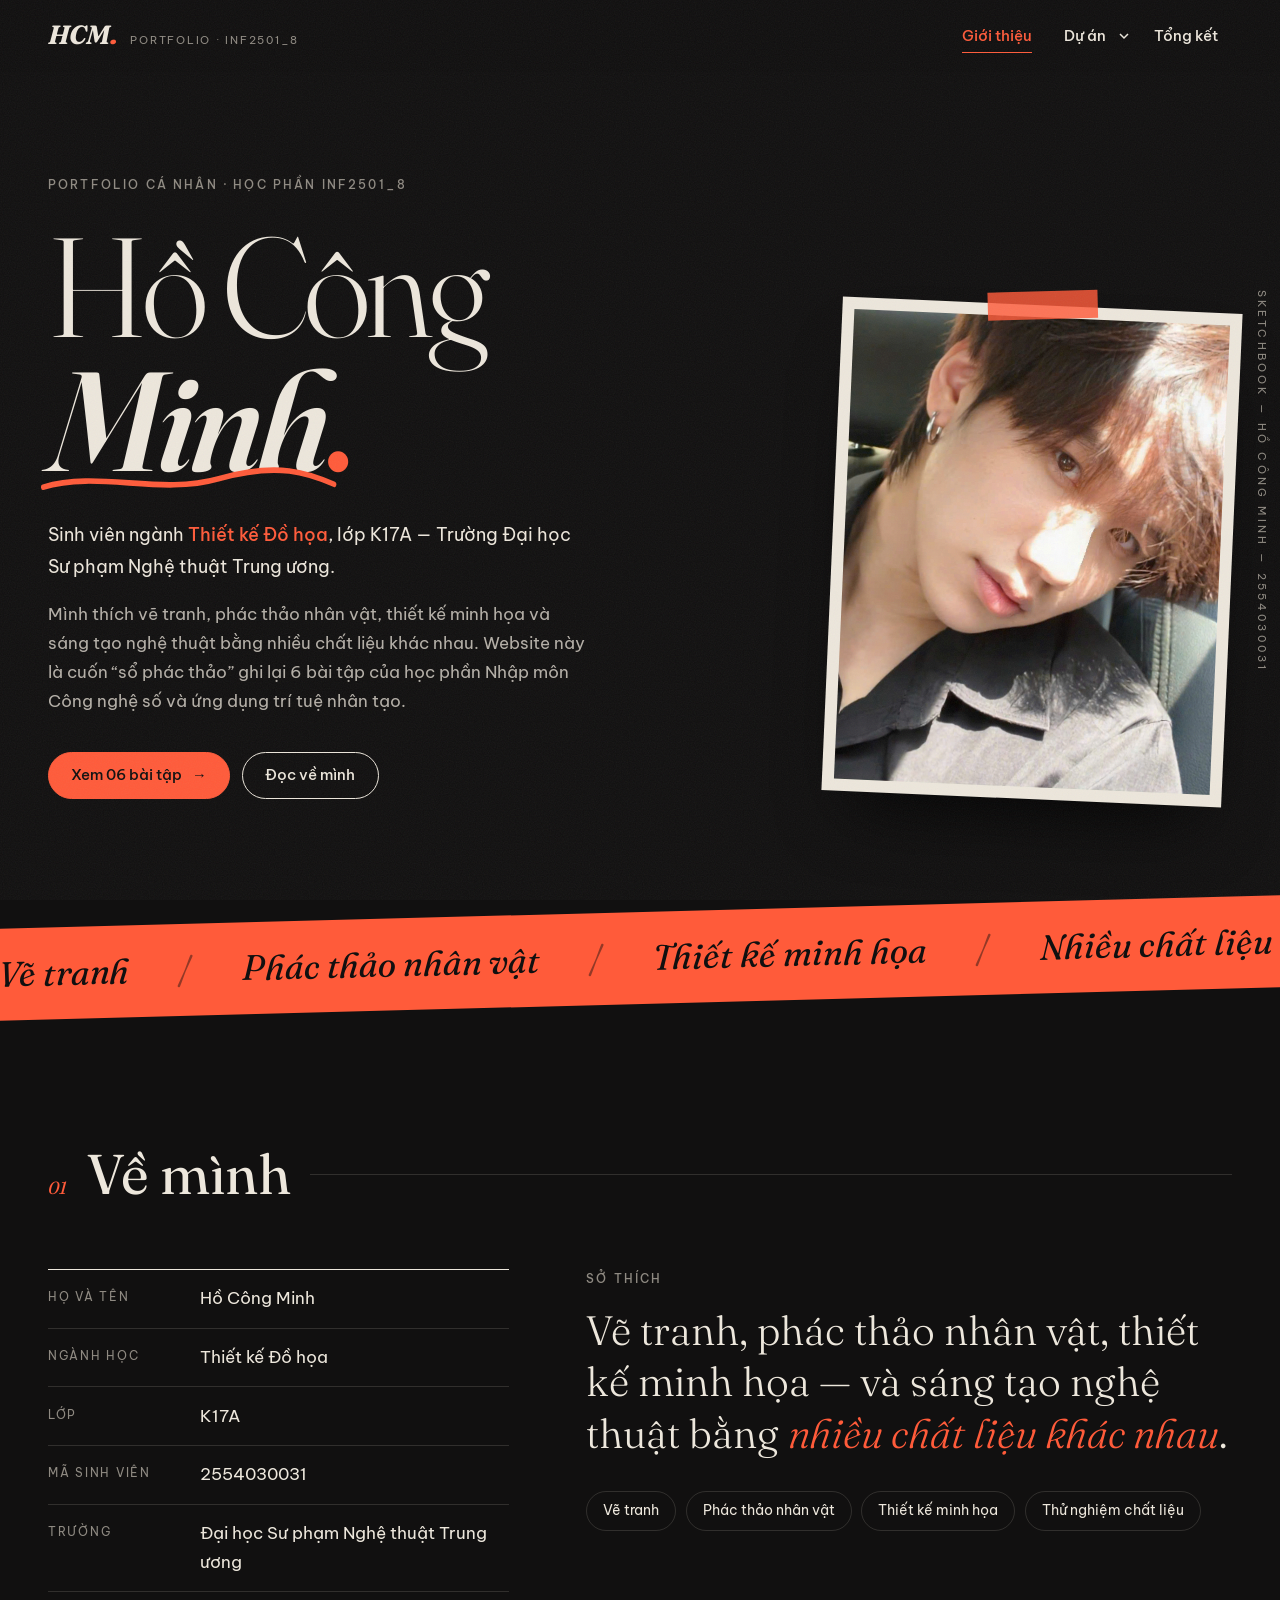
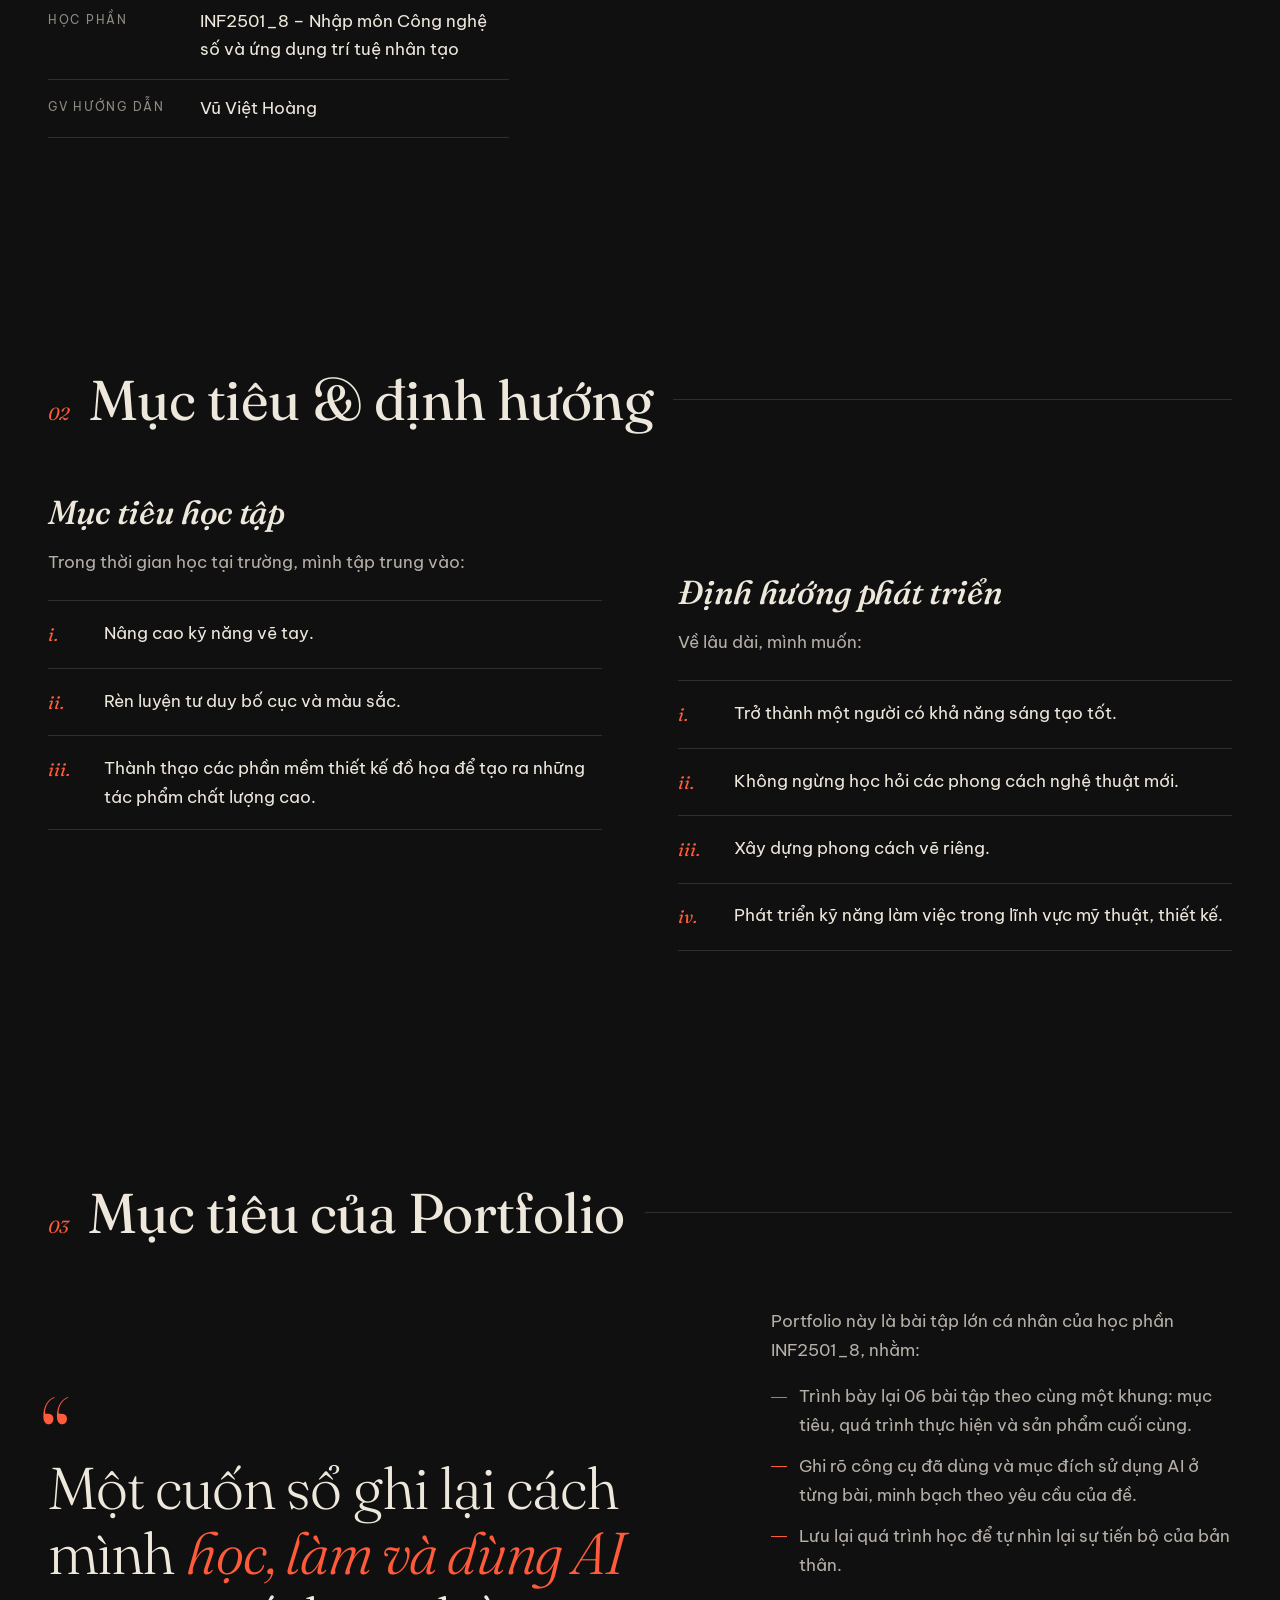
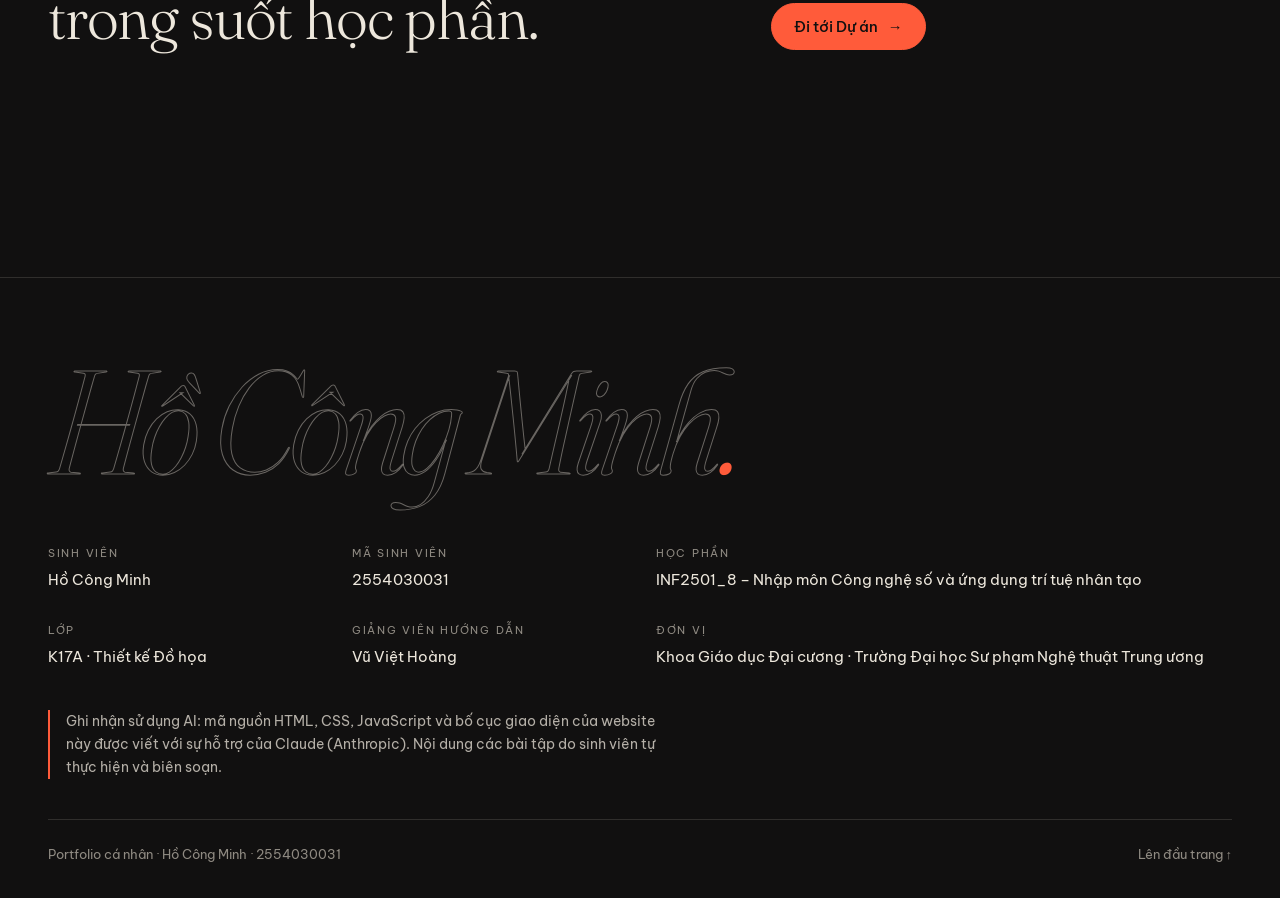
<file: index.html>
<!DOCTYPE html>
<html lang="vi">
<head>
  <meta charset="UTF-8">
  <meta name="viewport" content="width=device-width, initial-scale=1">
  <title>Giới thiệu — Hồ Công Minh · Portfolio INF2501_8</title>
  <meta name="description" content="Portfolio của Hồ Công Minh, sinh viên Thiết kế Đồ họa K17A, Trường Đại học Sư phạm Nghệ thuật Trung ương – học phần INF2501.">
  <link rel="icon" href="images/favicon.svg" type="image/svg+xml">

  <!-- Font chữ từ Google Fonts: Fraunces (tiêu đề) + Be Vietnam Pro (nội dung) -->
  <link rel="preconnect" href="https://fonts.googleapis.com">
  <link rel="preconnect" href="https://fonts.gstatic.com" crossorigin>
  <link rel="stylesheet" href="https://fonts.googleapis.com/css2?family=Be+Vietnam+Pro:ital,wght@0,300;0,400;0,500;0,700;1,400&family=Fraunces:ital,opsz,wght@0,9..144,300..700;1,9..144,300..700&display=swap">

  <!-- CSS và JS dùng chung cho mọi trang -->
  <link rel="stylesheet" href="css/style.css">
  <script src="js/main.js" defer></script>
</head>

<body data-page="home">
  <a class="skip-link" href="#main">Bỏ qua menu</a>

  <!-- Menu: được main.js tự chèn vào đây -->
  <header class="site-header" id="site-header"></header>

  <main id="main">

    <!-- ============ PHẦN MỞ ĐẦU ============ -->
    <section class="hero container" aria-labelledby="hero-name">
      <div class="hero-text">
        <p class="eyebrow load-in" style="--d:0">Portfolio cá nhân · Học phần INF2501_8</p>

        <h1 class="hero-name load-in" id="hero-name" style="--d:1">
          Hồ Công<br>
          <em>Minh<span class="dot">.</span>
            <!-- Nét gạch chân vẽ tay -->
            <svg class="scribble" viewBox="0 0 300 30" preserveAspectRatio="none" aria-hidden="true">
              <path pathLength="1" d="M4 20 C 60 8, 120 26, 180 14 S 270 10, 296 18"/>
            </svg>
          </em>
        </h1>

        <p class="hero-role load-in" style="--d:2">
          Sinh viên ngành <strong>Thiết kế Đồ họa</strong>, lớp K17A —
          Trường Đại học Sư phạm Nghệ thuật Trung ương.
        </p>
        <p class="hero-lead load-in" style="--d:3">
          Mình thích vẽ tranh, phác thảo nhân vật, thiết kế minh họa và sáng tạo nghệ thuật
          bằng nhiều chất liệu khác nhau. Website này là cuốn “sổ phác thảo” ghi lại
          6 bài tập của học phần Nhập môn Công nghệ số và ứng dụng trí tuệ nhân tạo.
        </p>

        <div class="btn-row load-in" style="--d:4">
          <a class="btn btn-primary" href="projects.html">Xem 06 bài tập <span class="arrow">→</span></a>
          <a class="btn btn-ghost" href="#ve-minh">Đọc về mình</a>
        </div>
      </div>

      <!-- ẢNH ĐẠI DIỆN
           Hiện đang dùng hình minh họa tạm images/avatar.svg.
           Cách thay: chép ảnh của bạn vào thư mục images/ (VD: avatar.jpg),
           rồi sửa src="images/avatar.svg" thành src="images/avatar.jpg"
           và sửa dòng chú thích (figcaption) bên dưới. -->
      <div class="hero-portrait load-in" style="--d:3">
        <figure class="portrait-frame">
          <img src="images/anh-ca-nhan.png" width="1097" height="1097"
               alt="Ảnh chân dung Hồ Công Minh">
        </figure>
      </div>

      <p class="hero-vertical" aria-hidden="true">Sketchbook — Hồ Công Minh — 2554030031</p>
    </section>

    <!-- Băng chữ chạy: các sở thích (chỉ để trang trí, nội dung có ở mục 01) -->
    <div class="marquee-wrap" aria-hidden="true">
      <div class="marquee">
        <div class="marquee-track">
          <span>Vẽ tranh</span><span>Phác thảo nhân vật</span><span>Thiết kế minh họa</span><span>Nhiều chất liệu</span>
          <span>Vẽ tranh</span><span>Phác thảo nhân vật</span><span>Thiết kế minh họa</span><span>Nhiều chất liệu</span>
        </div>
      </div>
    </div>


    <!-- ============ 01. VỀ MÌNH ============ -->
    <section class="section container" id="ve-minh" aria-labelledby="ve-minh-title">
      <div class="plate-head" data-reveal>
        <span class="plate-head-num">01</span>
        <h2 class="plate-head-title" id="ve-minh-title">Về mình</h2>
        <span class="plate-head-rule"></span>
      </div>

      <div class="about-grid">
        <!-- Bảng thông tin cá nhân -->
        <dl class="spec-sheet" data-reveal>
          <div><dt>Họ và tên</dt><dd>Hồ Công Minh</dd></div>
          <div><dt>Ngành học</dt><dd>Thiết kế Đồ họa</dd></div>
          <div><dt>Lớp</dt><dd>K17A</dd></div>
          <div><dt>Mã sinh viên</dt><dd>2554030031</dd></div>
          <div><dt>Trường</dt><dd>Đại học Sư phạm Nghệ thuật Trung ương</dd></div>
          <div><dt>Học phần</dt><dd>INF2501_8 – Nhập môn Công nghệ số và ứng dụng trí tuệ nhân tạo</dd></div>
          <div><dt>GV hướng dẫn</dt><dd>Vũ Việt Hoàng</dd></div>
        </dl>

        <!-- Sở thích -->
        <div data-reveal>
          <p class="eyebrow">Sở thích</p>
          <p class="big-text">
            Vẽ tranh, phác thảo nhân vật, thiết kế minh họa — và sáng tạo nghệ thuật bằng
            <em>nhiều chất liệu khác nhau</em>.
          </p>
          <ul class="tag-list" aria-label="Các sở thích">
            <li>Vẽ tranh</li>
            <li>Phác thảo nhân vật</li>
            <li>Thiết kế minh họa</li>
            <li>Thử nghiệm chất liệu</li>
          </ul>
        </div>
      </div>
    </section>


    <!-- ============ 02. MỤC TIÊU & ĐỊNH HƯỚNG ============ -->
    <section class="section container" aria-labelledby="muc-tieu-title">
      <div class="plate-head" data-reveal>
        <span class="plate-head-num">02</span>
        <h2 class="plate-head-title" id="muc-tieu-title">Mục tiêu &amp; định hướng</h2>
        <span class="plate-head-rule"></span>
      </div>

      <div class="goals-grid">
        <article data-reveal>
          <h3 class="goal-title">Mục tiêu học tập</h3>
          <p class="goal-intro">Trong thời gian học tại trường, mình tập trung vào:</p>
          <ol class="roman-list">
            <li>Nâng cao kỹ năng vẽ tay.</li>
            <li>Rèn luyện tư duy bố cục và màu sắc.</li>
            <li>Thành thạo các phần mềm thiết kế đồ họa để tạo ra những tác phẩm chất lượng cao.</li>
          </ol>
        </article>

        <article class="goal-col--offset" data-reveal>
          <h3 class="goal-title">Định hướng phát triển</h3>
          <p class="goal-intro">Về lâu dài, mình muốn:</p>
          <ol class="roman-list">
            <li>Trở thành một người có khả năng sáng tạo tốt.</li>
            <li>Không ngừng học hỏi các phong cách nghệ thuật mới.</li>
            <li>Xây dựng phong cách vẽ riêng.</li>
            <li>Phát triển kỹ năng làm việc trong lĩnh vực mỹ thuật, thiết kế.</li>
          </ol>
        </article>
      </div>
    </section>


    <!-- ============ 03. MỤC TIÊU CỦA PORTFOLIO ============
         Đoạn dưới đây là bản nháp, bạn có thể sửa lại theo ý mình. -->
    <section class="section container" aria-labelledby="portfolio-title">
      <div class="plate-head" data-reveal>
        <span class="plate-head-num">03</span>
        <h2 class="plate-head-title" id="portfolio-title">Mục tiêu của Portfolio</h2>
        <span class="plate-head-rule"></span>
      </div>

      <div class="purpose-grid">
        <blockquote class="purpose-quote" data-reveal>
          Một cuốn sổ ghi lại cách mình <em>học, làm và dùng AI</em> trong suốt học phần.
        </blockquote>

        <div class="purpose-text" data-reveal>
          <p>Portfolio này là bài tập lớn cá nhân của học phần INF2501_8, nhằm:</p>
          <ul class="dash-list">
            <li>Trình bày lại 06 bài tập theo cùng một khung: mục tiêu, quá trình thực hiện và sản phẩm cuối cùng.</li>
            <li>Ghi rõ công cụ đã dùng và mục đích sử dụng AI ở từng bài, minh bạch theo yêu cầu của đề.</li>
            <li>Lưu lại quá trình học để tự nhìn lại sự tiến bộ của bản thân.</li>
          </ul>
          <a class="btn btn-primary" href="projects.html">Đi tới Dự án <span class="arrow">→</span></a>
        </div>
      </div>
    </section>

  </main>

  <!-- Chân trang: được main.js tự chèn vào đây -->
  <footer class="site-footer" id="site-footer"></footer>
</body>
</html>
</file>
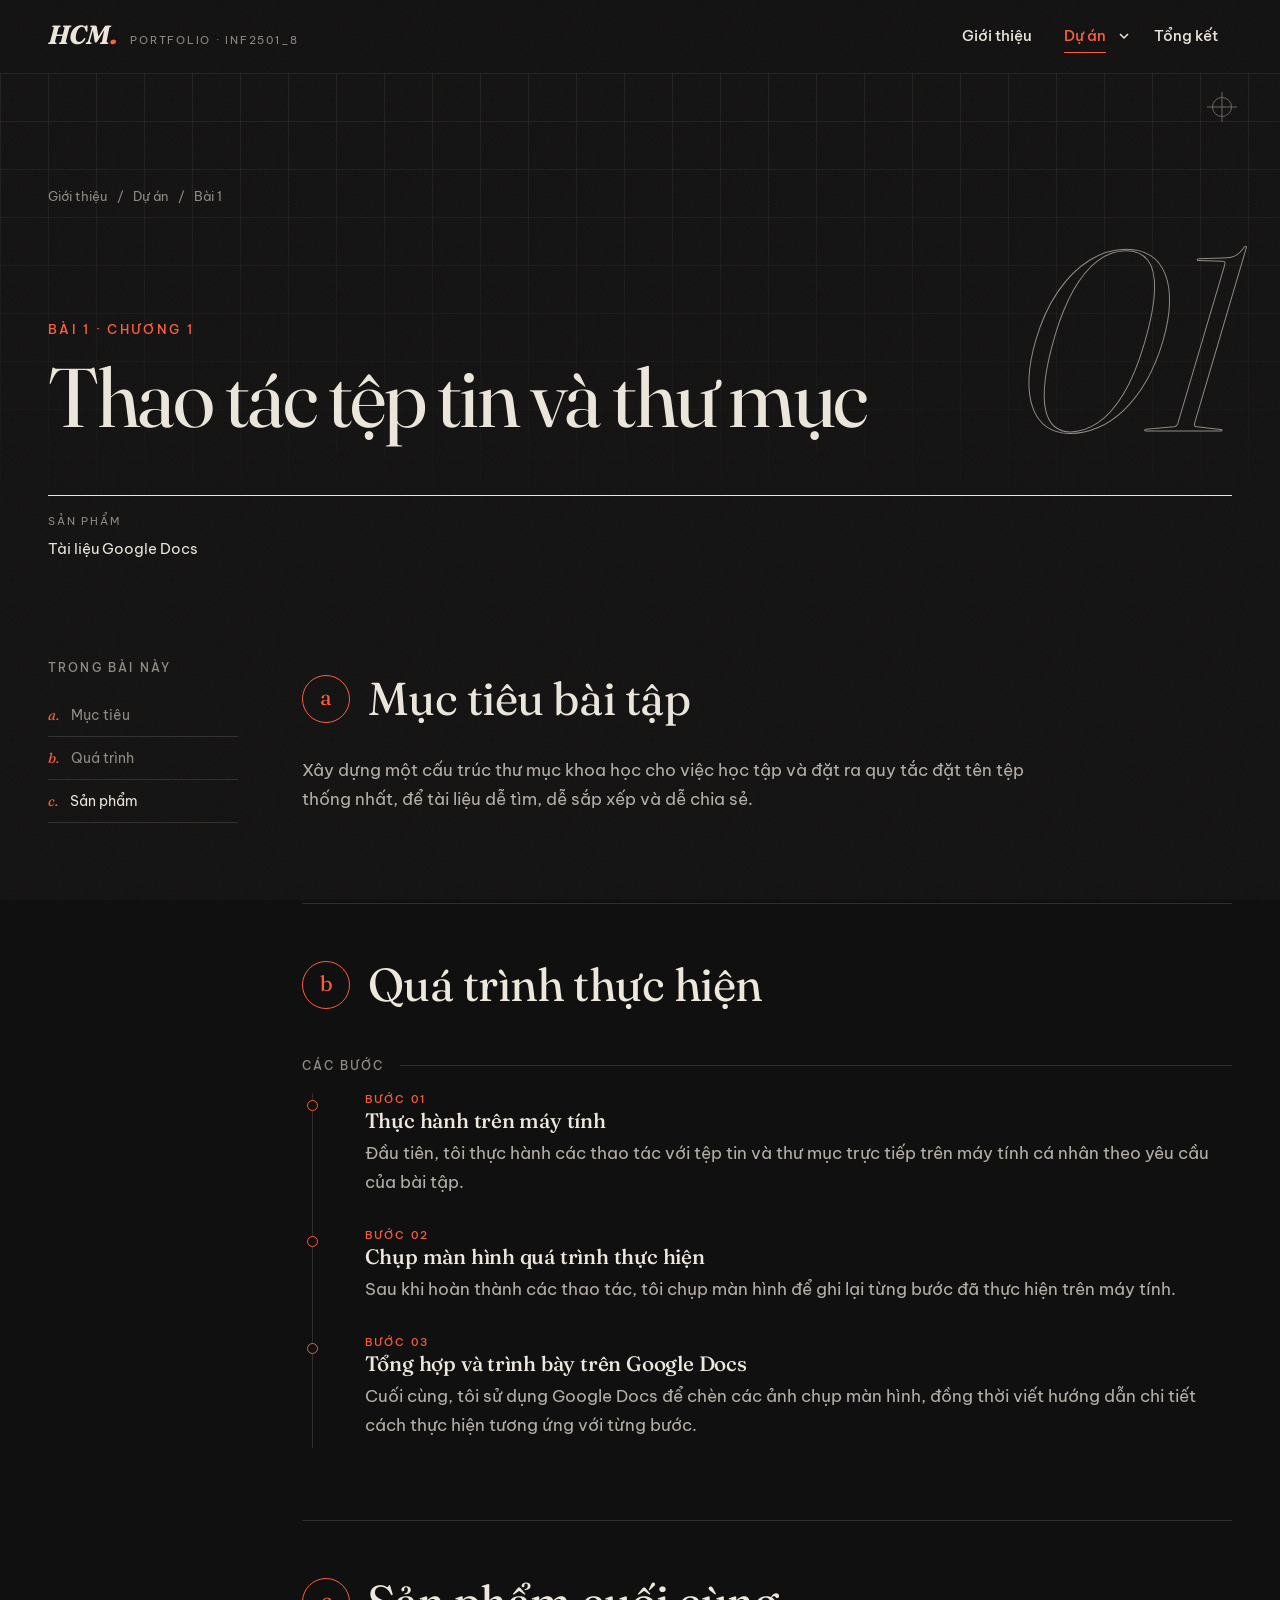
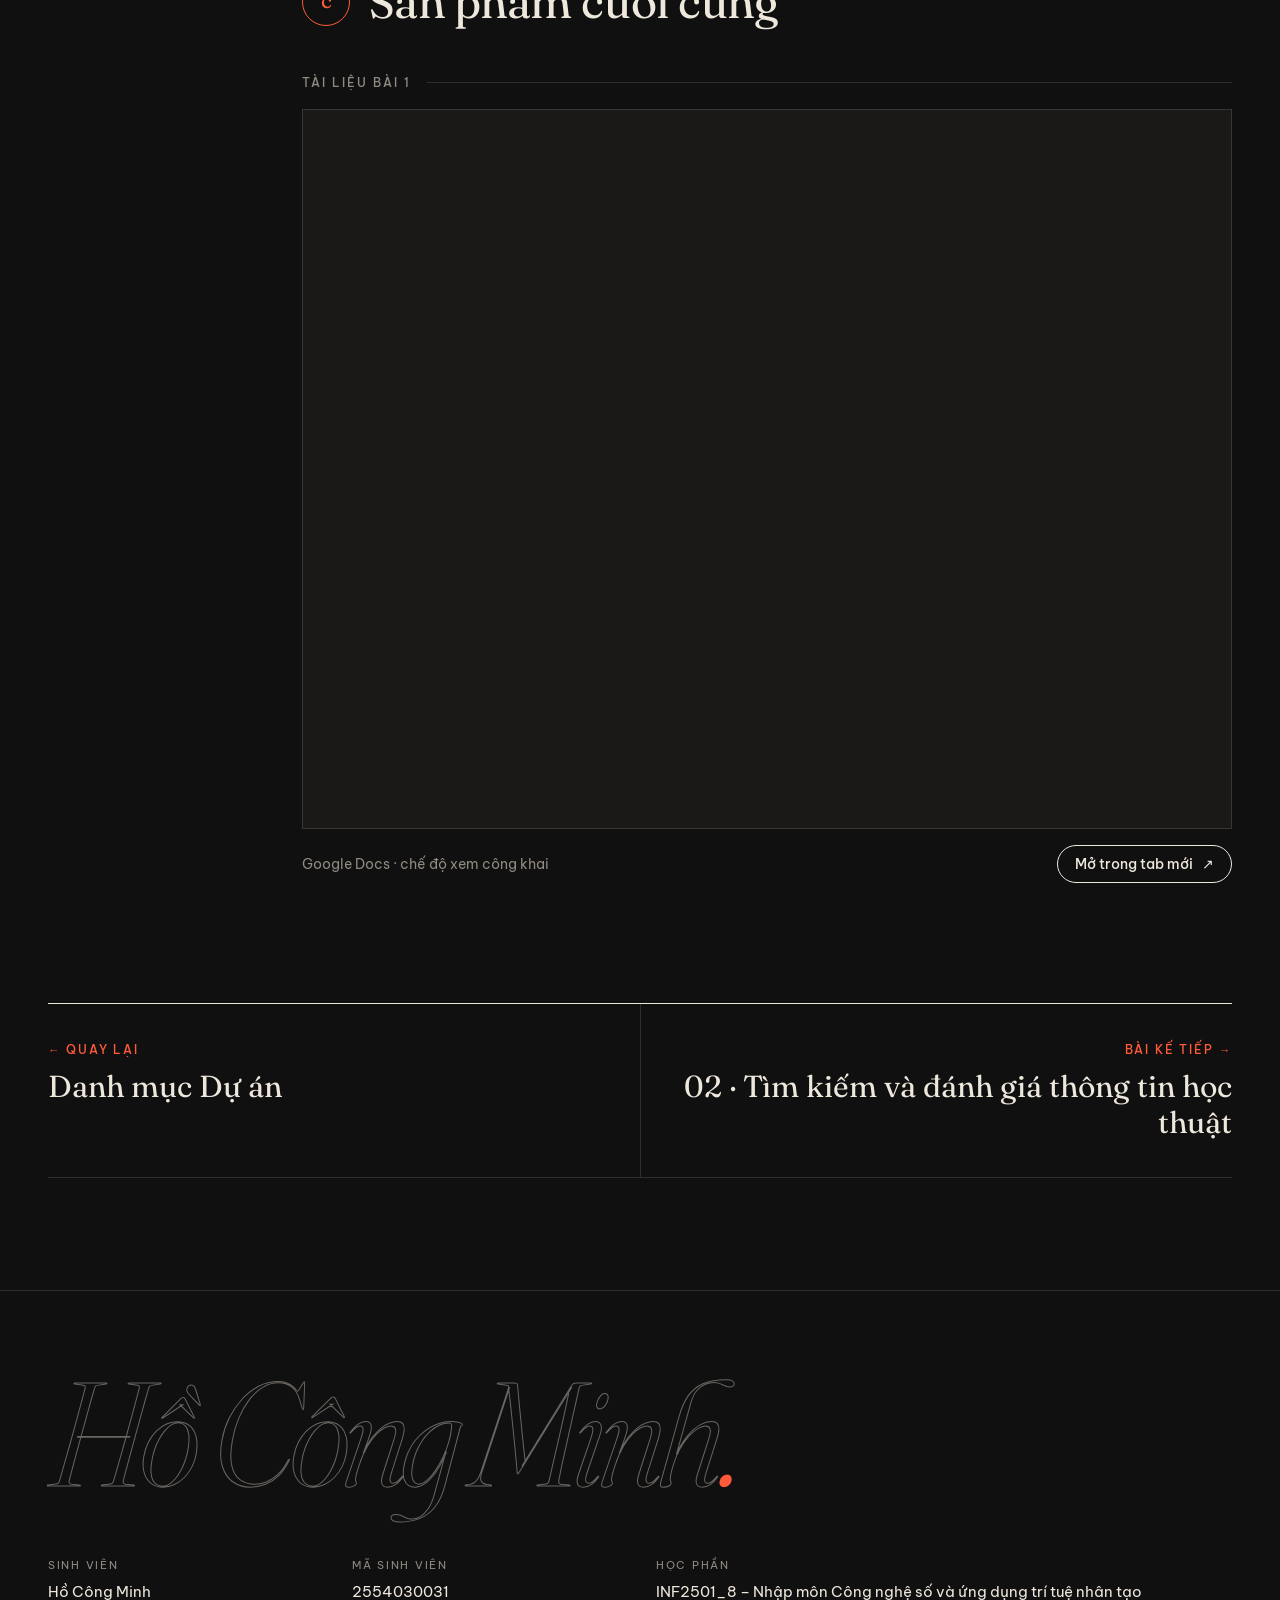
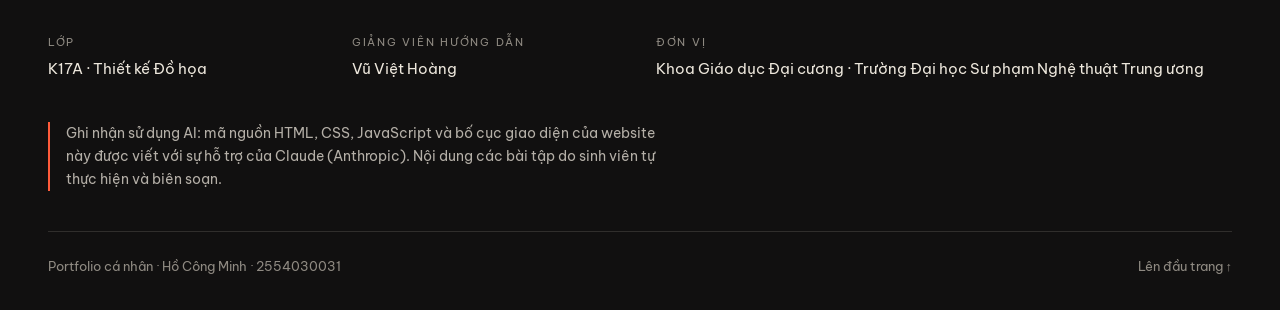
<file: bai1.html>
<!DOCTYPE html>
<html lang="vi">
<head>
  <meta charset="UTF-8">
  <meta name="viewport" content="width=device-width, initial-scale=1">
  <title>Bài 1 · Thao tác tệp tin và thư mục — Hồ Công Minh · INF2501</title>
  <meta name="description" content="Bài 1 (Chương 1) – Thao tác tệp tin và thư mục: mục tiêu, quá trình thực hiện và sản phẩm cuối cùng. Portfolio INF2501 của Hồ Công Minh.">
  <link rel="icon" href="images/favicon.svg" type="image/svg+xml">
  <link rel="preconnect" href="https://fonts.googleapis.com">
  <link rel="preconnect" href="https://fonts.gstatic.com" crossorigin>
  <link rel="stylesheet" href="https://fonts.googleapis.com/css2?family=Be+Vietnam+Pro:ital,wght@0,300;0,400;0,500;0,700;1,400&family=Fraunces:ital,opsz,wght@0,9..144,300..700;1,9..144,300..700&display=swap">
  <link rel="stylesheet" href="css/style.css">
  <script src="js/main.js" defer></script>
</head>

<!--
  HƯỚNG DẪN SỬA TRANG NÀY
  - Tìm các chữ nằm trong [NGOẶC VUÔNG] và thay bằng nội dung THẬT của bạn
    (xoá luôn cả dấu ngoặc vuông). Trên website, các chỗ chưa điền được tô viền đỏ.
  - Link / khung nhúng / ảnh còn để [ ... ] sẽ tự bị khoá, không gây link hỏng.
  - Muốn thêm một bước: chép nguyên một khối <li> ... </li> trong danh sách "steps".
  - Muốn thêm một dòng bảng: chép nguyên một khối <tr> ... </tr>.
-->
<body data-page="bai1">
  <a class="skip-link" href="#main">Bỏ qua menu</a>
  <header class="site-header" id="site-header"></header>

  <main id="main">

    <!-- ============ TIÊU ĐỀ BÀI ============ -->
    <header class="page-hero container">
      <span class="reg reg--tr" aria-hidden="true"></span>
      <nav class="breadcrumb load-in" style="--d:0" aria-label="Vị trí trang">
        <a href="index.html">Giới thiệu</a><span aria-hidden="true">/</span>
        <a href="projects.html">Dự án</a><span aria-hidden="true">/</span>
        <span aria-current="page">Bài 1</span>
      </nav>

      <div class="exercise-hero-grid">
        <h1 class="exercise-title load-in" style="--d:1">
          <span class="exercise-ch">Bài 1 · Chương 1</span>
          Thao tác tệp tin và thư mục
        </h1>
        <span class="plate-num load-in" style="--d:2" aria-hidden="true">01</span>
      </div>

      <dl class="exercise-meta exercise-meta-single load-in" style="--d:3">
        <div><dt>Sản phẩm</dt><dd>Tài liệu Google Docs</dd></div>
      </dl>
    </header>

    <div class="exercise-layout container">

      <!-- Mục lục nhỏ của bài -->
      <aside class="toc" aria-label="Mục lục bài">
        <p class="eyebrow">Trong bài này</p>
        <ol>
          <li><a href="#muc-tieu"><span>a.</span> Mục tiêu</a></li>
          <li><a href="#qua-trinh"><span>b.</span> Quá trình</a></li>
          <li><a href="#san-pham"><span>c.</span> Sản phẩm</a></li>
        </ol>
      </aside>

      <div>

        <!-- ============ (a) MỤC TIÊU BÀI TẬP ============
             Đoạn mục tiêu dưới đây viết theo yêu cầu của đề; hãy sửa lại cho đúng đề giảng viên giao. -->
        <section class="block" id="muc-tieu" data-reveal>
          <header class="block-head"><span class="block-letter" aria-hidden="true">a</span><h2>Mục tiêu bài tập</h2></header>
          <div class="prose">
            <p>Xây dựng một cấu trúc thư mục khoa học cho việc học tập và đặt ra quy tắc đặt tên tệp thống nhất,
            để tài liệu dễ tìm, dễ sắp xếp và dễ chia sẻ.</p>
          </div>
        </section>

        <!-- ============ (b) TÓM TẮT QUÁ TRÌNH THỰC HIỆN ============ -->
        <section class="block" id="qua-trinh" data-reveal>
          <header class="block-head"><span class="block-letter" aria-hidden="true">b</span><h2>Quá trình thực hiện</h2></header>

          <h3 class="sub-head">Các bước</h3>
          <ol class="steps">
            <li>
              <h3>Thực hành trên máy tính</h3>
              <p>Đầu tiên, tôi thực hành các thao tác với tệp tin và thư mục trực tiếp trên máy tính cá nhân theo yêu cầu của bài tập.</p>
            </li>
            <li>
              <h3>Chụp màn hình quá trình thực hiện</h3>
              <p>Sau khi hoàn thành các thao tác, tôi chụp màn hình để ghi lại từng bước đã thực hiện trên máy tính.</p>
            </li>
            <li>
              <h3>Tổng hợp và trình bày trên Google Docs</h3>
              <p>Cuối cùng, tôi sử dụng Google Docs để chèn các ảnh chụp màn hình, đồng thời viết hướng dẫn chi tiết cách thực hiện tương ứng với từng bước.</p>
            </li>
          </ol>
        </section>

        <!-- ============ (c) SẢN PHẨM CUỐI CÙNG ============ -->
        <section class="block" id="san-pham" data-reveal>
          <header class="block-head"><span class="block-letter" aria-hidden="true">c</span><h2>Sản phẩm cuối cùng</h2></header>

          <h3 class="sub-head">Tài liệu Bài 1</h3>
          <figure class="embed">
            <div class="embed-frame embed-frame--doc">
              <iframe src="https://docs.google.com/document/d/1YaqJSRvAoW40wioOcT6oFgKID_dWuA55Jp-4TZc3nBE/preview" title="Tài liệu Bài 1 – Thao tác tệp tin và thư mục (Google Docs)" loading="lazy" allow="autoplay; fullscreen" allowfullscreen></iframe>
            </div>
            <figcaption class="embed-cap">
              <span>Google Docs · chế độ xem công khai</span>
              <a class="btn btn-ghost btn-small" href="https://docs.google.com/document/d/1YaqJSRvAoW40wioOcT6oFgKID_dWuA55Jp-4TZc3nBE/edit?usp=sharing" target="_blank" rel="noopener">Mở trong tab mới <span class="arrow">↗</span></a>
            </figcaption>
          </figure>
        </section>

      </div>
    </div>

    <!-- ============ NÚT QUAY LẠI / BÀI KẾ TIẾP ============ -->
    <nav class="pager container" aria-label="Chuyển bài">
      <a class="pager-link" href="projects.html">
        <span class="pager-label">← Quay lại</span>
        <span class="pager-title">Danh mục Dự án</span>
      </a>
      <a class="pager-link pager-next" href="bai2.html">
        <span class="pager-label">Bài kế tiếp →</span>
        <span class="pager-title">02 · Tìm kiếm và đánh giá thông tin học thuật</span>
      </a>
    </nav>

  </main>

  <footer class="site-footer" id="site-footer"></footer>
</body>
</html>
</file>
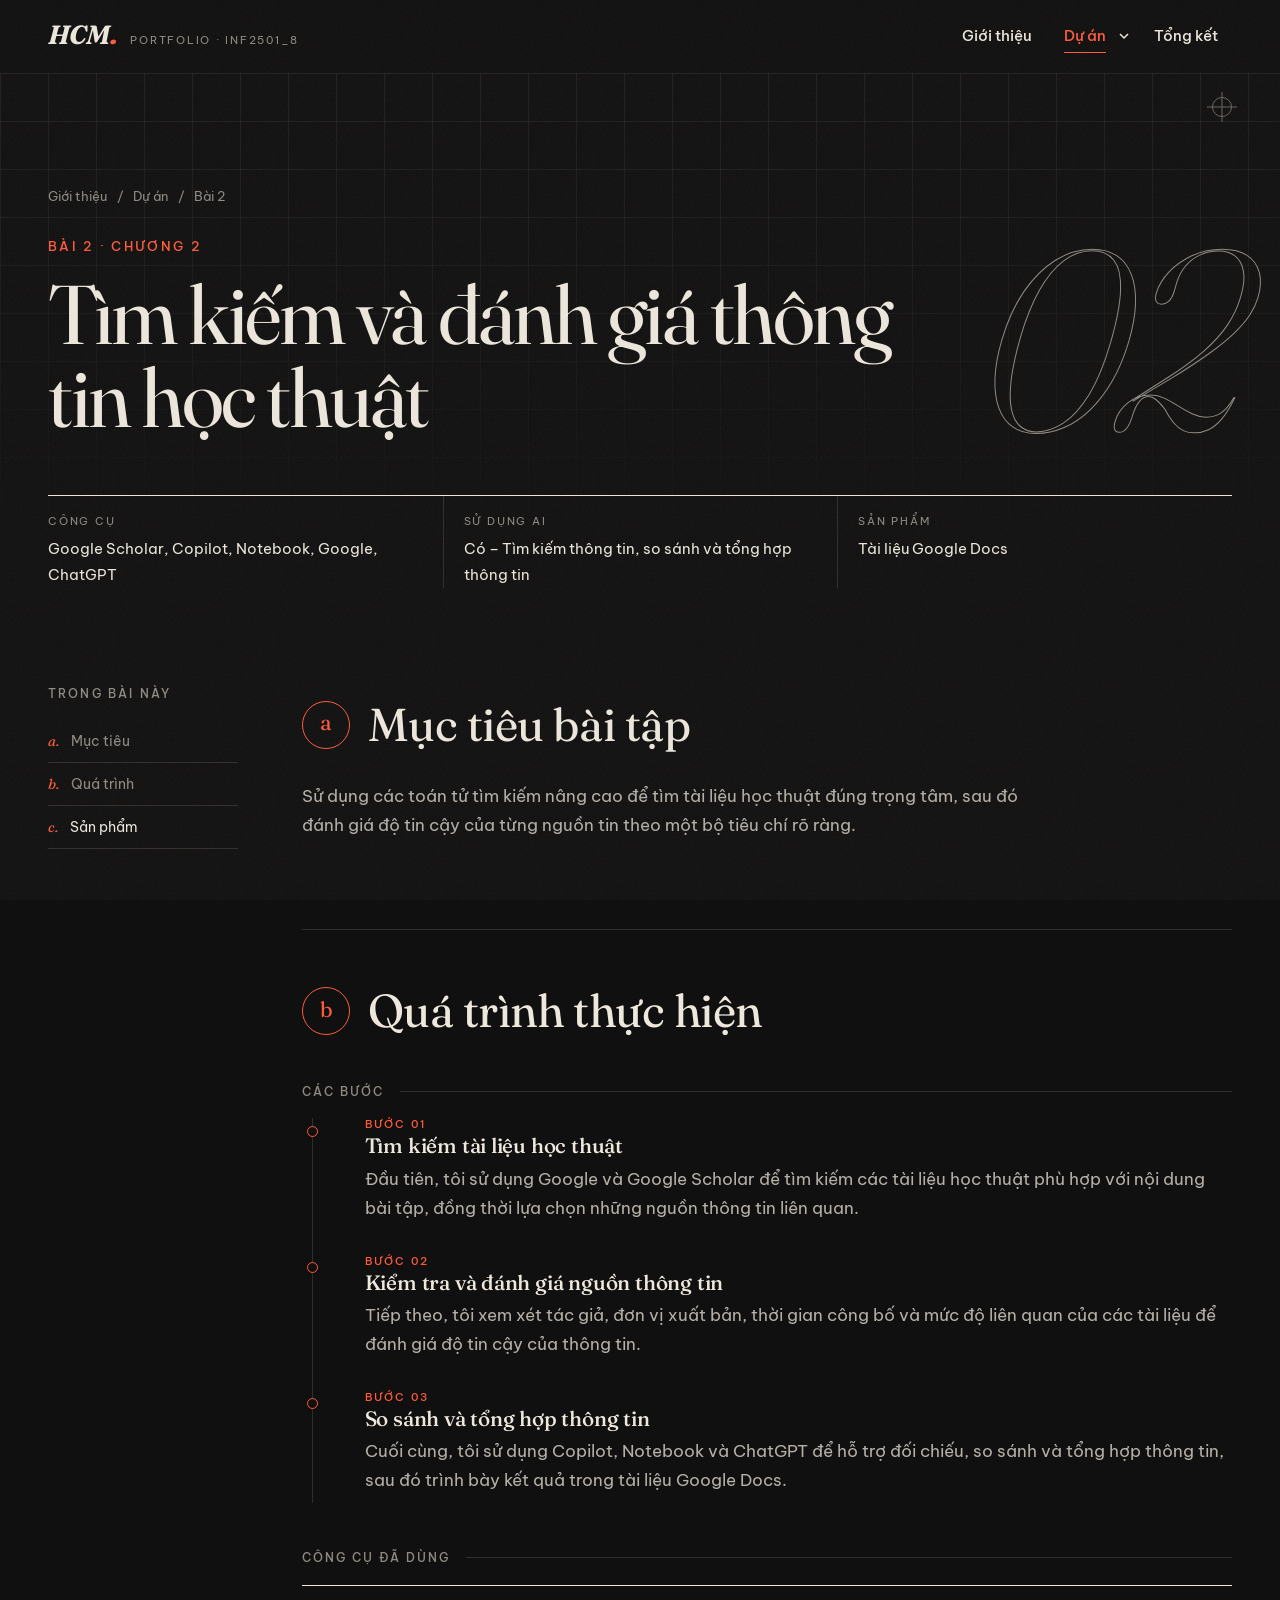
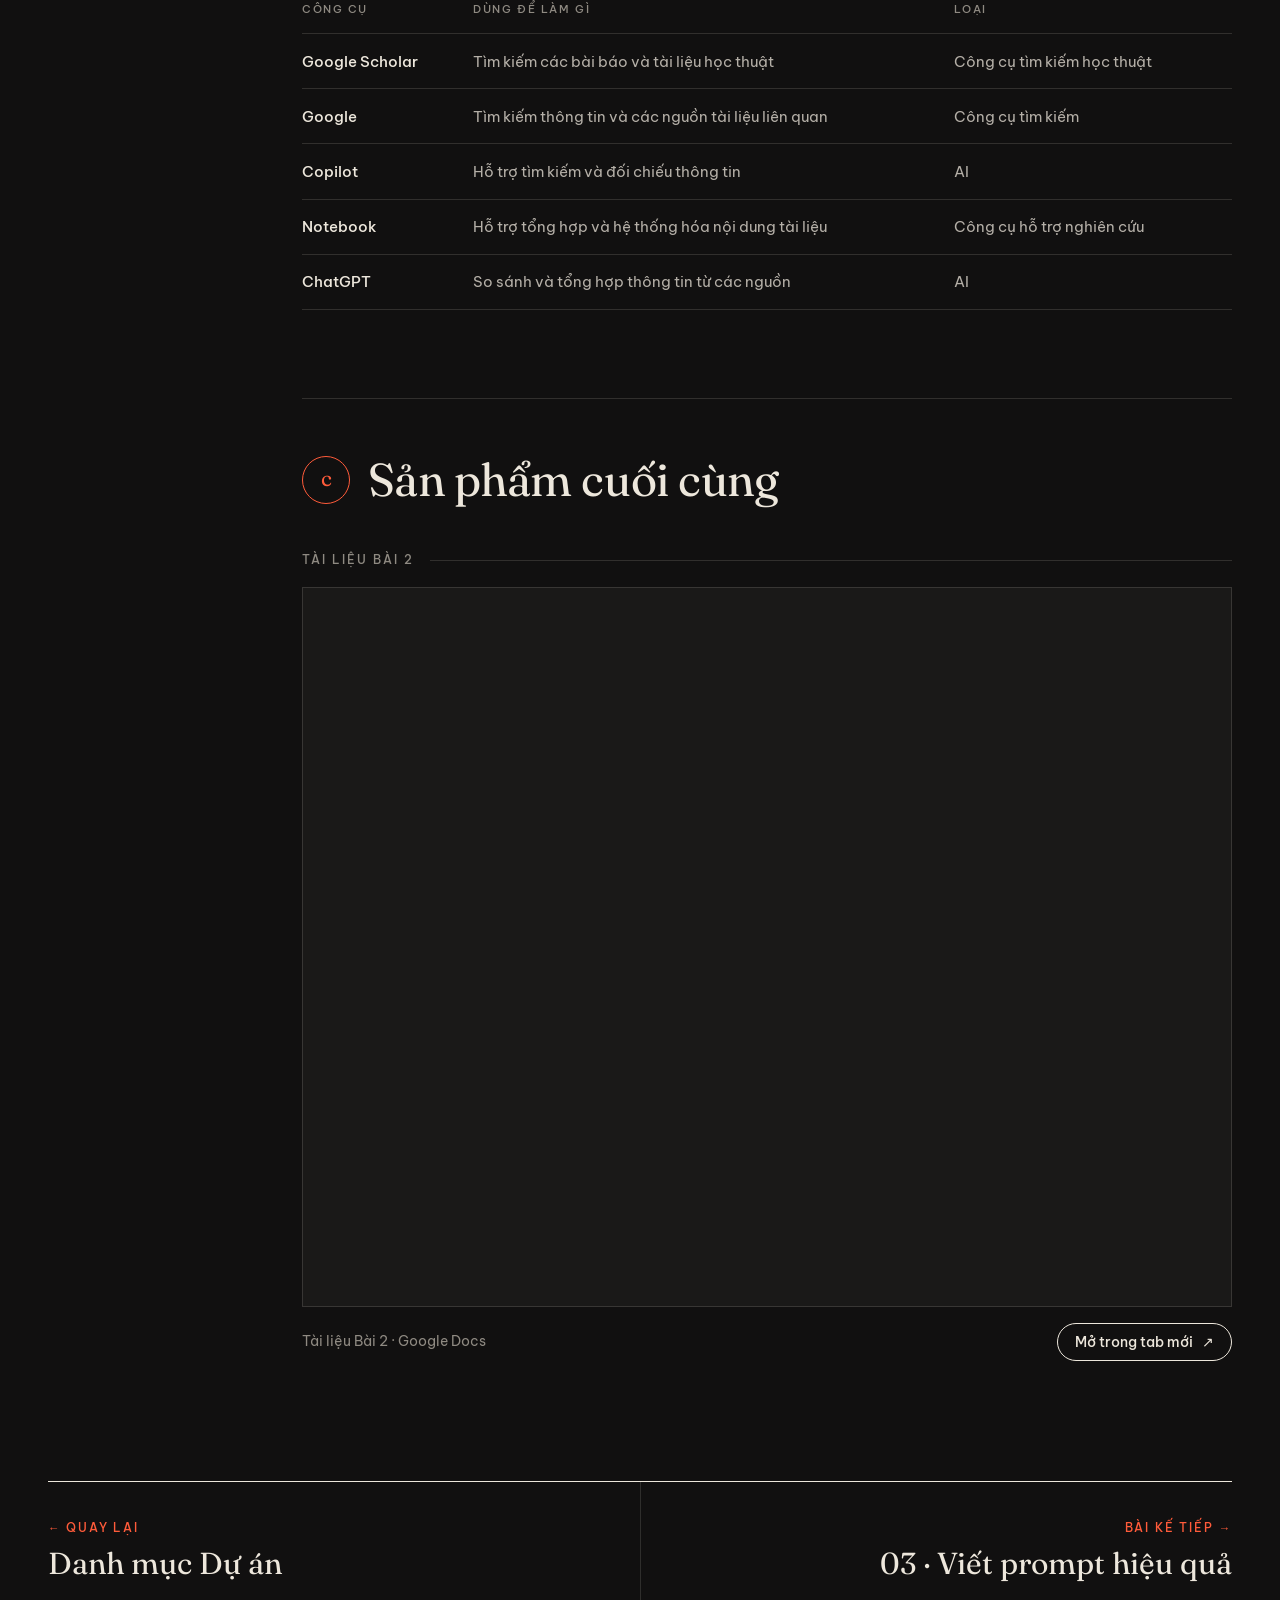
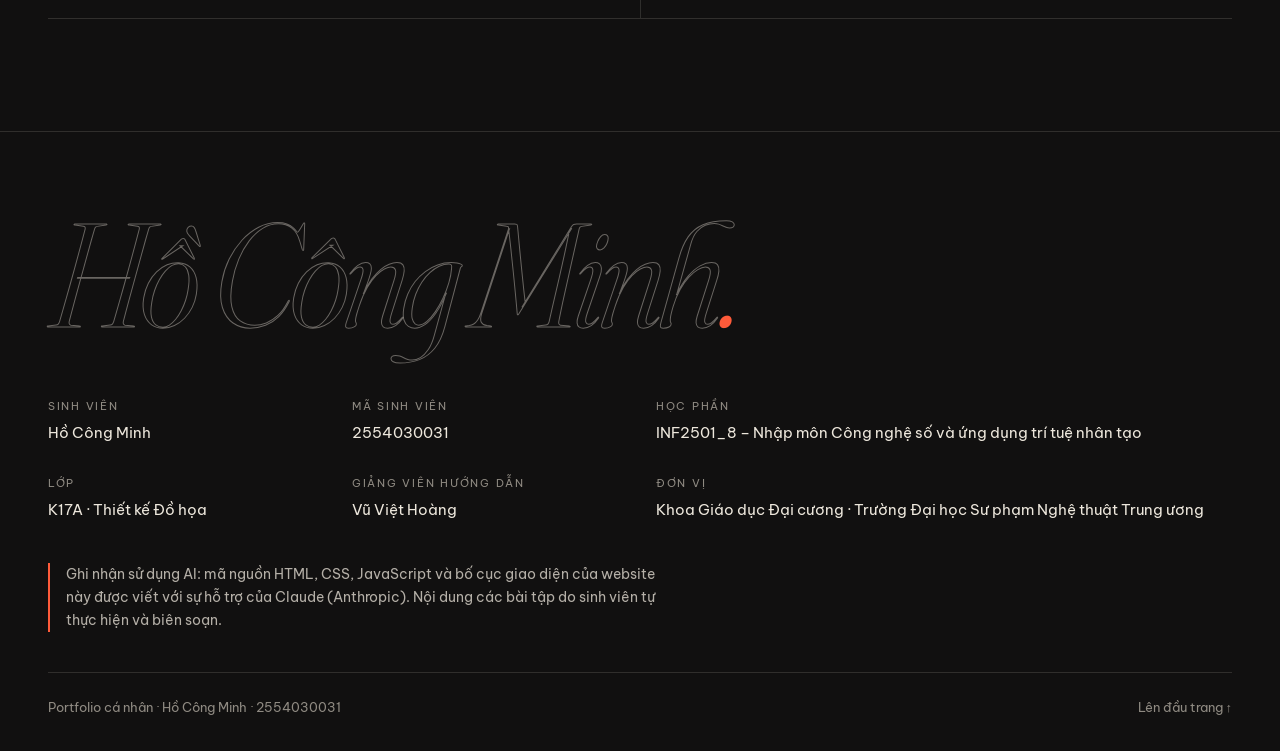
<file: bai2.html>
<!DOCTYPE html>
<html lang="vi">
<head>
  <meta charset="UTF-8">
  <meta name="viewport" content="width=device-width, initial-scale=1">
  <title>Bài 2 · Tìm kiếm và đánh giá thông tin học thuật — Hồ Công Minh · INF2501</title>
  <meta name="description" content="Bài 2 (Chương 2) – Tìm kiếm và đánh giá thông tin học thuật: mục tiêu, quá trình thực hiện và sản phẩm cuối cùng. Portfolio INF2501 của Hồ Công Minh.">
  <link rel="icon" href="images/favicon.svg" type="image/svg+xml">
  <link rel="preconnect" href="https://fonts.googleapis.com">
  <link rel="preconnect" href="https://fonts.gstatic.com" crossorigin>
  <link rel="stylesheet" href="https://fonts.googleapis.com/css2?family=Be+Vietnam+Pro:ital,wght@0,300;0,400;0,500;0,700;1,400&family=Fraunces:ital,opsz,wght@0,9..144,300..700;1,9..144,300..700&display=swap">
  <link rel="stylesheet" href="css/style.css">
  <script src="js/main.js" defer></script>
</head>

<!--
  HƯỚNG DẪN SỬA TRANG NÀY
  - Tìm các chữ nằm trong [NGOẶC VUÔNG] và thay bằng nội dung THẬT của bạn
    (xoá luôn cả dấu ngoặc vuông). Trên website, các chỗ chưa điền được tô viền đỏ.
  - Link / khung nhúng / ảnh còn để [ ... ] sẽ tự bị khoá, không gây link hỏng.
  - Muốn thêm một bước: chép nguyên một khối <li> ... </li> trong danh sách "steps".
  - Muốn thêm một dòng bảng: chép nguyên một khối <tr> ... </tr>.
-->
<body data-page="bai2">
  <a class="skip-link" href="#main">Bỏ qua menu</a>
  <header class="site-header" id="site-header"></header>

  <main id="main">

    <!-- ============ TIÊU ĐỀ BÀI ============ -->
    <header class="page-hero container">
      <span class="reg reg--tr" aria-hidden="true"></span>
      <nav class="breadcrumb load-in" style="--d:0" aria-label="Vị trí trang">
        <a href="index.html">Giới thiệu</a><span aria-hidden="true">/</span>
        <a href="projects.html">Dự án</a><span aria-hidden="true">/</span>
        <span aria-current="page">Bài 2</span>
      </nav>

      <div class="exercise-hero-grid">
        <h1 class="exercise-title load-in" style="--d:1">
          <span class="exercise-ch">Bài 2 · Chương 2</span>
          Tìm kiếm và đánh giá thông tin học thuật
        </h1>
        <span class="plate-num load-in" style="--d:2" aria-hidden="true">02</span>
      </div>

      <dl class="exercise-meta load-in" style="--d:3">
        <div><dt>Công cụ</dt><dd>Google Scholar, Copilot, Notebook, Google, ChatGPT</dd></div>
        <div><dt>Sử dụng AI</dt><dd>Có – Tìm kiếm thông tin, so sánh và tổng hợp thông tin</dd></div>
        <div><dt>Sản phẩm</dt><dd>Tài liệu Google Docs</dd></div>
      </dl>
    </header>

    <div class="exercise-layout container">

      <!-- Mục lục nhỏ của bài -->
      <aside class="toc" aria-label="Mục lục bài">
        <p class="eyebrow">Trong bài này</p>
        <ol>
          <li><a href="#muc-tieu"><span>a.</span> Mục tiêu</a></li>
          <li><a href="#qua-trinh"><span>b.</span> Quá trình</a></li>
          <li><a href="#san-pham"><span>c.</span> Sản phẩm</a></li>
        </ol>
      </aside>

      <div>

        <!-- ============ (a) MỤC TIÊU BÀI TẬP ============
             Đoạn mục tiêu dưới đây viết theo yêu cầu của đề; hãy sửa lại cho đúng đề giảng viên giao. -->
        <section class="block" id="muc-tieu" data-reveal>
          <header class="block-head"><span class="block-letter" aria-hidden="true">a</span><h2>Mục tiêu bài tập</h2></header>
          <div class="prose">
            <p>Sử dụng các toán tử tìm kiếm nâng cao để tìm tài liệu học thuật đúng trọng tâm,
            sau đó đánh giá độ tin cậy của từng nguồn tin theo một bộ tiêu chí rõ ràng.</p>
          </div>
        </section>

        <!-- ============ (b) TÓM TẮT QUÁ TRÌNH THỰC HIỆN ============ -->
        <section class="block" id="qua-trinh" data-reveal>
          <header class="block-head"><span class="block-letter" aria-hidden="true">b</span><h2>Quá trình thực hiện</h2></header>

          <h3 class="sub-head">Các bước</h3>
          <ol class="steps">
            <li>
              <h3>Tìm kiếm tài liệu học thuật</h3>
              <p>Đầu tiên, tôi sử dụng Google và Google Scholar để tìm kiếm các tài liệu học thuật phù hợp với nội dung bài tập, đồng thời lựa chọn những nguồn thông tin liên quan.</p>
            </li>
            <li>
              <h3>Kiểm tra và đánh giá nguồn thông tin</h3>
              <p>Tiếp theo, tôi xem xét tác giả, đơn vị xuất bản, thời gian công bố và mức độ liên quan của các tài liệu để đánh giá độ tin cậy của thông tin.</p>
            </li>
            <li>
              <h3>So sánh và tổng hợp thông tin</h3>
              <p>Cuối cùng, tôi sử dụng Copilot, Notebook và ChatGPT để hỗ trợ đối chiếu, so sánh và tổng hợp thông tin, sau đó trình bày kết quả trong tài liệu Google Docs.</p>
            </li>
          </ol>

          <h3 class="sub-head">Công cụ đã dùng</h3>
          <div class="table-wrap">
            <table class="data-table">
              <thead>
                <tr><th scope="col">Công cụ</th><th scope="col">Dùng để làm gì</th><th scope="col">Loại</th></tr>
              </thead>
              <tbody>
                <tr><td>Google Scholar</td><td>Tìm kiếm các bài báo và tài liệu học thuật</td><td>Công cụ tìm kiếm học thuật</td></tr>
                <tr><td>Google</td><td>Tìm kiếm thông tin và các nguồn tài liệu liên quan</td><td>Công cụ tìm kiếm</td></tr>
                <tr><td>Copilot</td><td>Hỗ trợ tìm kiếm và đối chiếu thông tin</td><td>AI</td></tr>
                <tr><td>Notebook</td><td>Hỗ trợ tổng hợp và hệ thống hóa nội dung tài liệu</td><td>Công cụ hỗ trợ nghiên cứu</td></tr>
                <tr><td>ChatGPT</td><td>So sánh và tổng hợp thông tin từ các nguồn</td><td>AI</td></tr>
              </tbody>
            </table>
          </div>
        </section>

        <!-- ============ (c) SẢN PHẨM CUỐI CÙNG ============ -->
        <section class="block" id="san-pham" data-reveal>
          <header class="block-head"><span class="block-letter" aria-hidden="true">c</span><h2>Sản phẩm cuối cùng</h2></header>
          <h3 class="sub-head">Tài liệu Bài 2</h3>
          <figure class="embed">
            <div class="embed-frame embed-frame--doc">
              <iframe src="https://docs.google.com/document/d/1NBWBhnfY5yoVxueJ9ivn7pugfpq5iTOk7s80FpH2APc/preview" title="Tài liệu Bài 2 – Tìm kiếm và đánh giá thông tin học thuật" loading="lazy" allow="fullscreen" allowfullscreen></iframe>
            </div>
            <figcaption class="embed-cap">
              <span>Tài liệu Bài 2 · Google Docs</span>
              <a class="btn btn-ghost btn-small" href="https://docs.google.com/document/d/1NBWBhnfY5yoVxueJ9ivn7pugfpq5iTOk7s80FpH2APc/edit?usp=sharing" target="_blank" rel="noopener noreferrer">Mở trong tab mới <span class="arrow">↗</span></a>
            </figcaption>
          </figure>
        </section>

      </div>
    </div>

    <!-- ============ NÚT QUAY LẠI / BÀI KẾ TIẾP ============ -->
    <nav class="pager container" aria-label="Chuyển bài">
      <a class="pager-link" href="projects.html">
        <span class="pager-label">← Quay lại</span>
        <span class="pager-title">Danh mục Dự án</span>
      </a>
      <a class="pager-link pager-next" href="bai3.html">
        <span class="pager-label">Bài kế tiếp →</span>
        <span class="pager-title">03 · Viết prompt hiệu quả</span>
      </a>
    </nav>

  </main>

  <footer class="site-footer" id="site-footer"></footer>
</body>
</html>
</file>
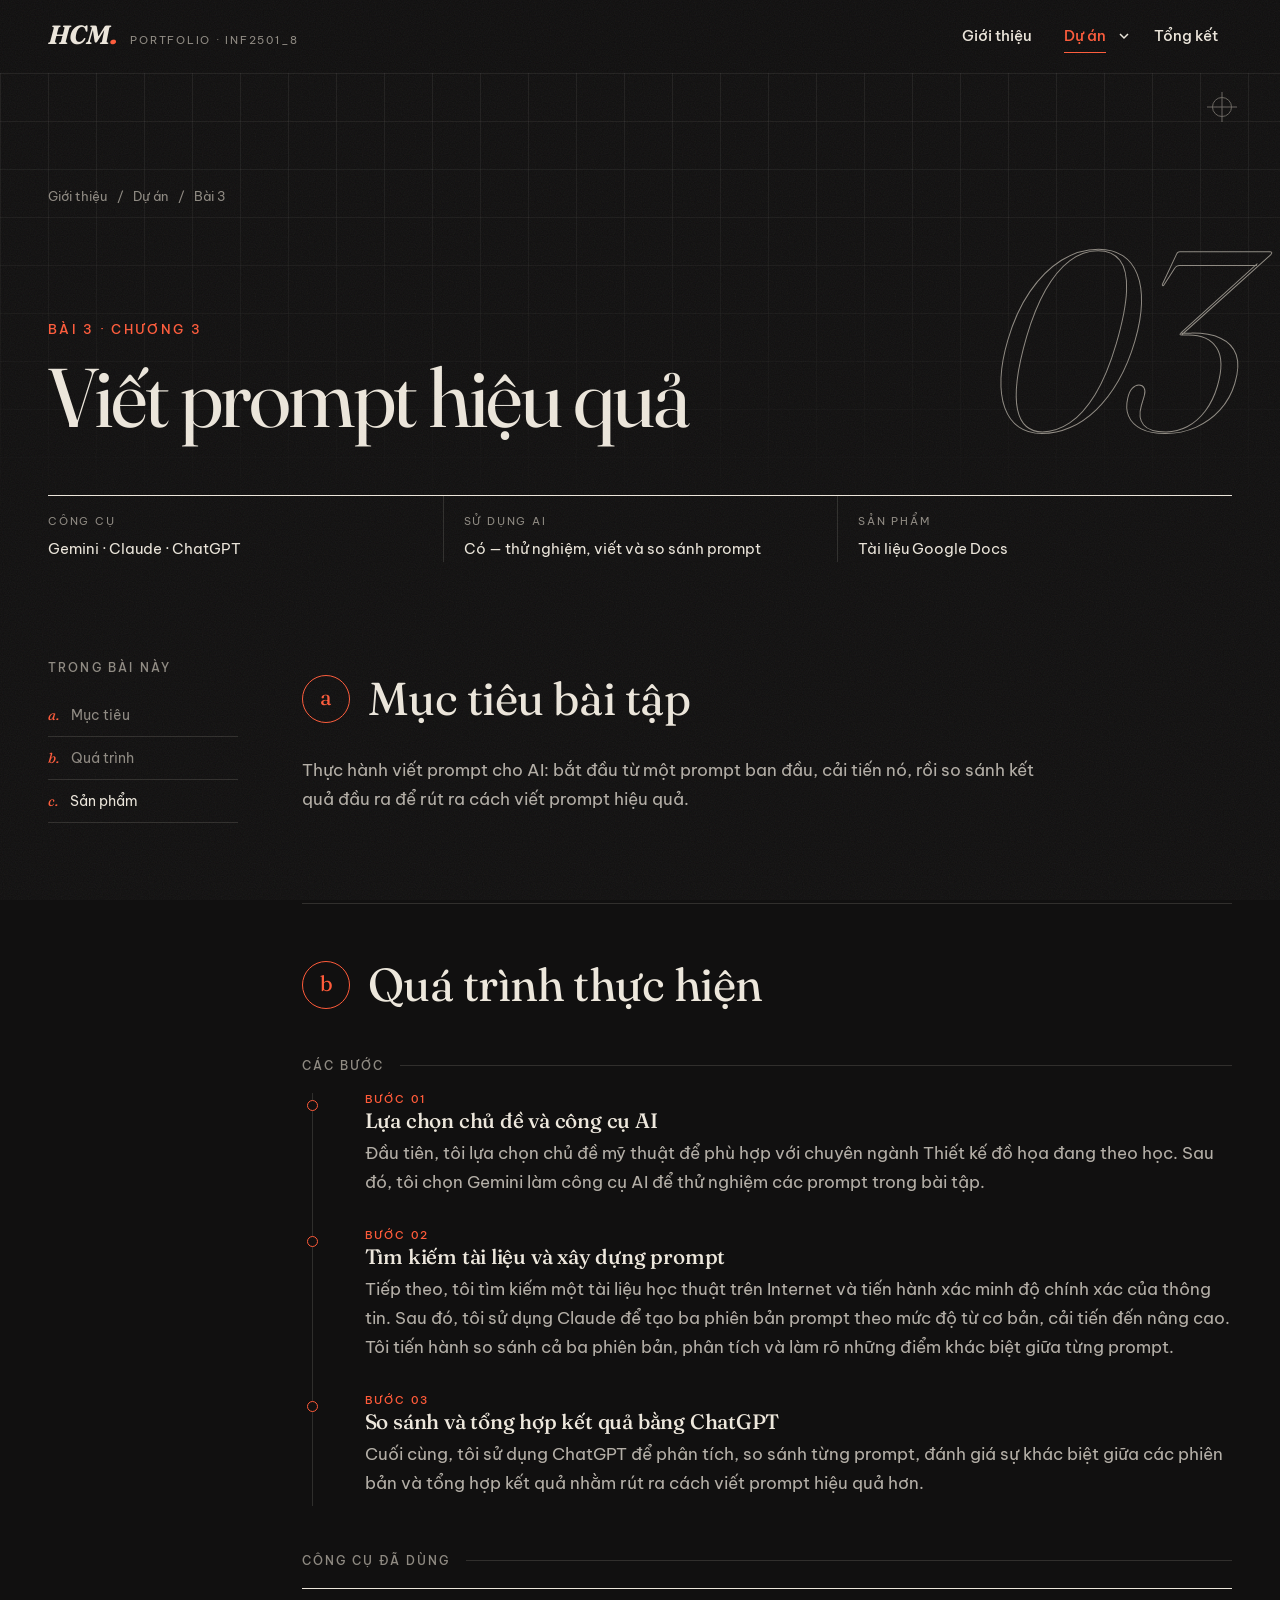
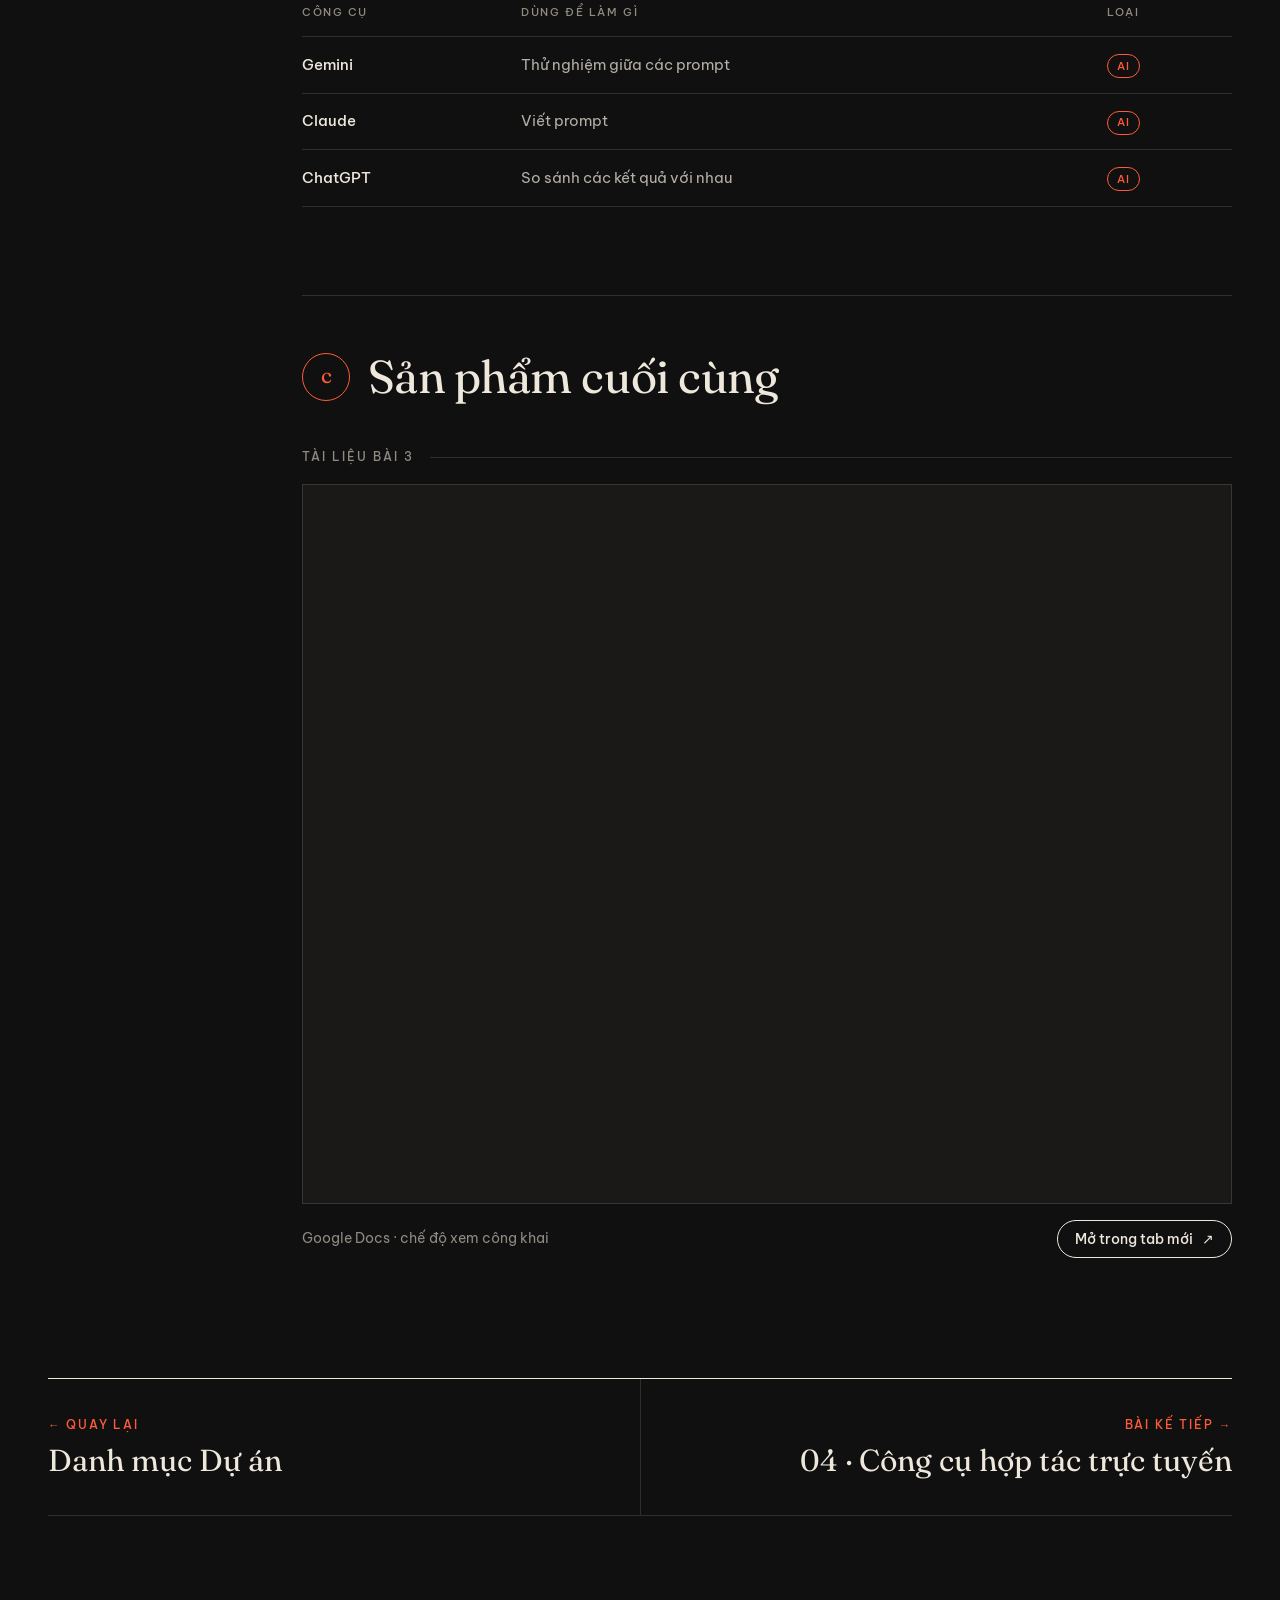
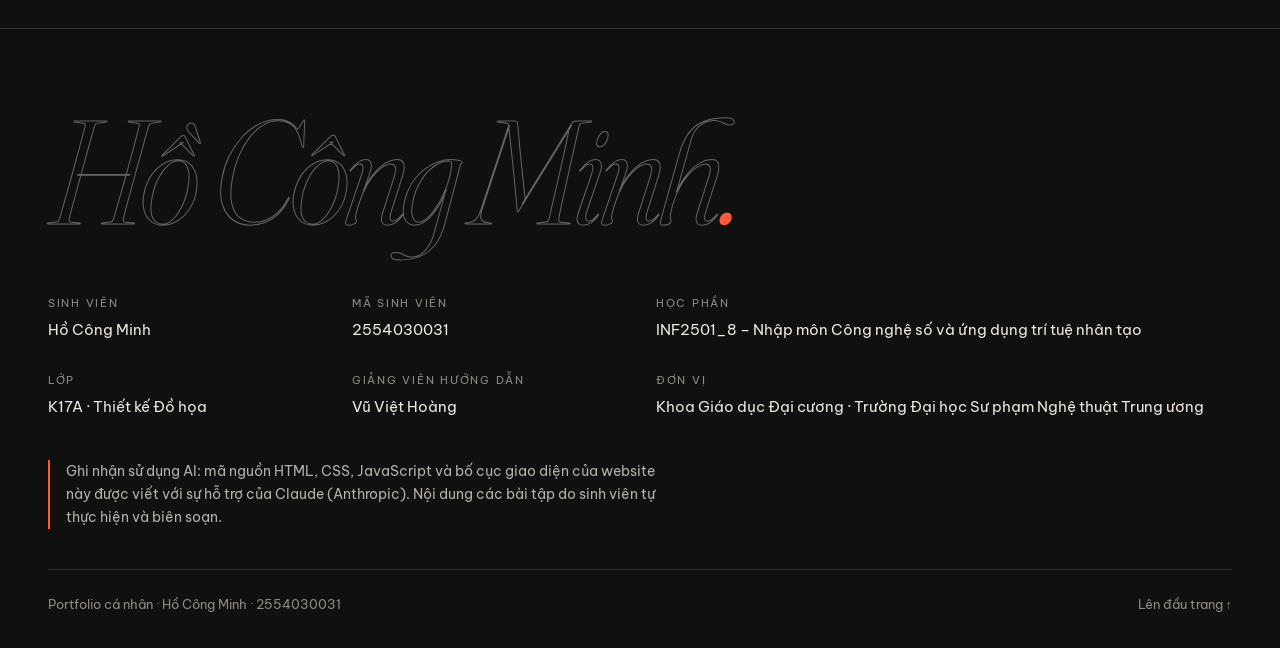
<file: bai3.html>
<!DOCTYPE html>
<html lang="vi">
<head>
  <meta charset="UTF-8">
  <meta name="viewport" content="width=device-width, initial-scale=1">
  <title>Bài 3 · Viết prompt hiệu quả — Hồ Công Minh · INF2501</title>
  <meta name="description" content="Bài 3 (Chương 3) – Viết prompt hiệu quả: mục tiêu, quá trình thực hiện và sản phẩm cuối cùng. Portfolio INF2501 của Hồ Công Minh.">
  <link rel="icon" href="images/favicon.svg" type="image/svg+xml">
  <link rel="preconnect" href="https://fonts.googleapis.com">
  <link rel="preconnect" href="https://fonts.gstatic.com" crossorigin>
  <link rel="stylesheet" href="https://fonts.googleapis.com/css2?family=Be+Vietnam+Pro:ital,wght@0,300;0,400;0,500;0,700;1,400&family=Fraunces:ital,opsz,wght@0,9..144,300..700;1,9..144,300..700&display=swap">
  <link rel="stylesheet" href="css/style.css">
  <script src="js/main.js" defer></script>
</head>

<!--
  HƯỚNG DẪN SỬA TRANG NÀY
  - Tìm các chữ nằm trong [NGOẶC VUÔNG] và thay bằng nội dung THẬT của bạn
    (xoá luôn cả dấu ngoặc vuông). Trên website, các chỗ chưa điền được tô viền đỏ.
  - Link / khung nhúng / ảnh còn để [ ... ] sẽ tự bị khoá, không gây link hỏng.
  - Muốn thêm một bước: chép nguyên một khối <li> ... </li> trong danh sách "steps".
  - Muốn thêm một dòng bảng: chép nguyên một khối <tr> ... </tr>.
-->
<body data-page="bai3">
  <a class="skip-link" href="#main">Bỏ qua menu</a>
  <header class="site-header" id="site-header"></header>

  <main id="main">

    <!-- ============ TIÊU ĐỀ BÀI ============ -->
    <header class="page-hero container">
      <span class="reg reg--tr" aria-hidden="true"></span>
      <nav class="breadcrumb load-in" style="--d:0" aria-label="Vị trí trang">
        <a href="index.html">Giới thiệu</a><span aria-hidden="true">/</span>
        <a href="projects.html">Dự án</a><span aria-hidden="true">/</span>
        <span aria-current="page">Bài 3</span>
      </nav>

      <div class="exercise-hero-grid">
        <h1 class="exercise-title load-in" style="--d:1">
          <span class="exercise-ch">Bài 3 · Chương 3</span>
          Viết prompt hiệu quả
        </h1>
        <span class="plate-num load-in" style="--d:2" aria-hidden="true">03</span>
      </div>

      <dl class="exercise-meta load-in" style="--d:3">
        <div><dt>Công cụ</dt><dd>Gemini · Claude · ChatGPT</dd></div>
        <div><dt>Sử dụng AI</dt><dd>Có — thử nghiệm, viết và so sánh prompt</dd></div>
        <div><dt>Sản phẩm</dt><dd>Tài liệu Google Docs</dd></div>
      </dl>
    </header>

    <div class="exercise-layout container">

      <!-- Mục lục nhỏ của bài -->
      <aside class="toc" aria-label="Mục lục bài">
        <p class="eyebrow">Trong bài này</p>
        <ol>
          <li><a href="#muc-tieu"><span>a.</span> Mục tiêu</a></li>
          <li><a href="#qua-trinh"><span>b.</span> Quá trình</a></li>
          <li><a href="#san-pham"><span>c.</span> Sản phẩm</a></li>
        </ol>
      </aside>

      <div>

        <!-- ============ (a) MỤC TIÊU BÀI TẬP ============
             Đoạn mục tiêu dưới đây viết theo yêu cầu của đề; hãy sửa lại cho đúng đề giảng viên giao. -->
        <section class="block" id="muc-tieu" data-reveal>
          <header class="block-head"><span class="block-letter" aria-hidden="true">a</span><h2>Mục tiêu bài tập</h2></header>
          <div class="prose">
            <p>Thực hành viết prompt cho AI: bắt đầu từ một prompt ban đầu, cải tiến nó, rồi so sánh kết quả đầu ra
            để rút ra cách viết prompt hiệu quả.</p>
          </div>
        </section>

        <!-- ============ (b) TÓM TẮT QUÁ TRÌNH THỰC HIỆN ============ -->
        <section class="block" id="qua-trinh" data-reveal>
          <header class="block-head"><span class="block-letter" aria-hidden="true">b</span><h2>Quá trình thực hiện</h2></header>
          <!-- Gợi ý: mô tả các bước theo đúng thứ tự bạn đã dùng Claude, Gemini, ChatGPT. Chỉ ghi những gì bạn thực sự đã làm. -->
          <h3 class="sub-head">Các bước</h3>
          <ol class="steps">
            <li>
              <h3>Lựa chọn chủ đề và công cụ AI</h3>
              <p>Đầu tiên, tôi lựa chọn chủ đề mỹ thuật để phù hợp với chuyên ngành Thiết kế đồ họa đang theo học. Sau đó, tôi chọn Gemini làm công cụ AI để thử nghiệm các prompt trong bài tập.</p>
            </li>
            <li>
              <h3>Tìm kiếm tài liệu và xây dựng prompt</h3>
              <p>Tiếp theo, tôi tìm kiếm một tài liệu học thuật trên Internet và tiến hành xác minh độ chính xác của thông tin. Sau đó, tôi sử dụng Claude để tạo ba phiên bản prompt theo mức độ từ cơ bản, cải tiến đến nâng cao. Tôi tiến hành so sánh cả ba phiên bản, phân tích và làm rõ những điểm khác biệt giữa từng prompt.</p>
            </li>
            <li>
              <h3>So sánh và tổng hợp kết quả bằng ChatGPT</h3>
              <p>Cuối cùng, tôi sử dụng ChatGPT để phân tích, so sánh từng prompt, đánh giá sự khác biệt giữa các phiên bản và tổng hợp kết quả nhằm rút ra cách viết prompt hiệu quả hơn.</p>
            </li>
          </ol>

          <h3 class="sub-head">Công cụ đã dùng</h3>
          <div class="table-wrap">
            <table class="data-table">
              <thead>
                <tr><th scope="col">Công cụ</th><th scope="col">Dùng để làm gì</th><th scope="col">Loại</th></tr>
              </thead>
              <tbody>
                <tr>
                  <td>Gemini</td>
                  <td>Thử nghiệm giữa các prompt</td>
                  <td><span class="chip chip--ai">AI</span></td>
                </tr>
                <tr>
                  <td>Claude</td>
                  <td>Viết prompt</td>
                  <td><span class="chip chip--ai">AI</span></td>
                </tr>
                <tr>
                  <td>ChatGPT</td>
                  <td>So sánh các kết quả với nhau</td>
                  <td><span class="chip chip--ai">AI</span></td>
                </tr>
              </tbody>
            </table>
          </div>
        </section>

        <!-- ============ (c) SẢN PHẨM CUỐI CÙNG ============ -->
        <section class="block" id="san-pham" data-reveal>
          <header class="block-head"><span class="block-letter" aria-hidden="true">c</span><h2>Sản phẩm cuối cùng</h2></header>


          <h3 class="sub-head">Tài liệu Bài 3</h3>
          <figure class="embed">
            <div class="embed-frame embed-frame--doc">
              <iframe src="https://docs.google.com/document/d/16YCr9tlsZQUFtAtTYxH0WmXUrdE8jgtfm4RcxMMWKmI/preview" title="Tài liệu Bài 3 – Viết prompt hiệu quả (Google Docs)" loading="lazy" allow="autoplay; fullscreen" allowfullscreen></iframe>
            </div>
            <figcaption class="embed-cap">
              <span>Google Docs · chế độ xem công khai</span>
              <a class="btn btn-ghost btn-small" href="https://docs.google.com/document/d/16YCr9tlsZQUFtAtTYxH0WmXUrdE8jgtfm4RcxMMWKmI/edit?usp=sharing" target="_blank" rel="noopener">Mở trong tab mới <span class="arrow">↗</span></a>
            </figcaption>
          </figure>
        </section>

      </div>
    </div>

    <!-- ============ NÚT QUAY LẠI / BÀI KẾ TIẾP ============ -->
    <nav class="pager container" aria-label="Chuyển bài">
      <a class="pager-link" href="projects.html">
        <span class="pager-label">← Quay lại</span>
        <span class="pager-title">Danh mục Dự án</span>
      </a>
      <a class="pager-link pager-next" href="bai4.html">
        <span class="pager-label">Bài kế tiếp →</span>
        <span class="pager-title">04 · Công cụ hợp tác trực tuyến</span>
      </a>
    </nav>

  </main>

  <footer class="site-footer" id="site-footer"></footer>
</body>
</html>
</file>
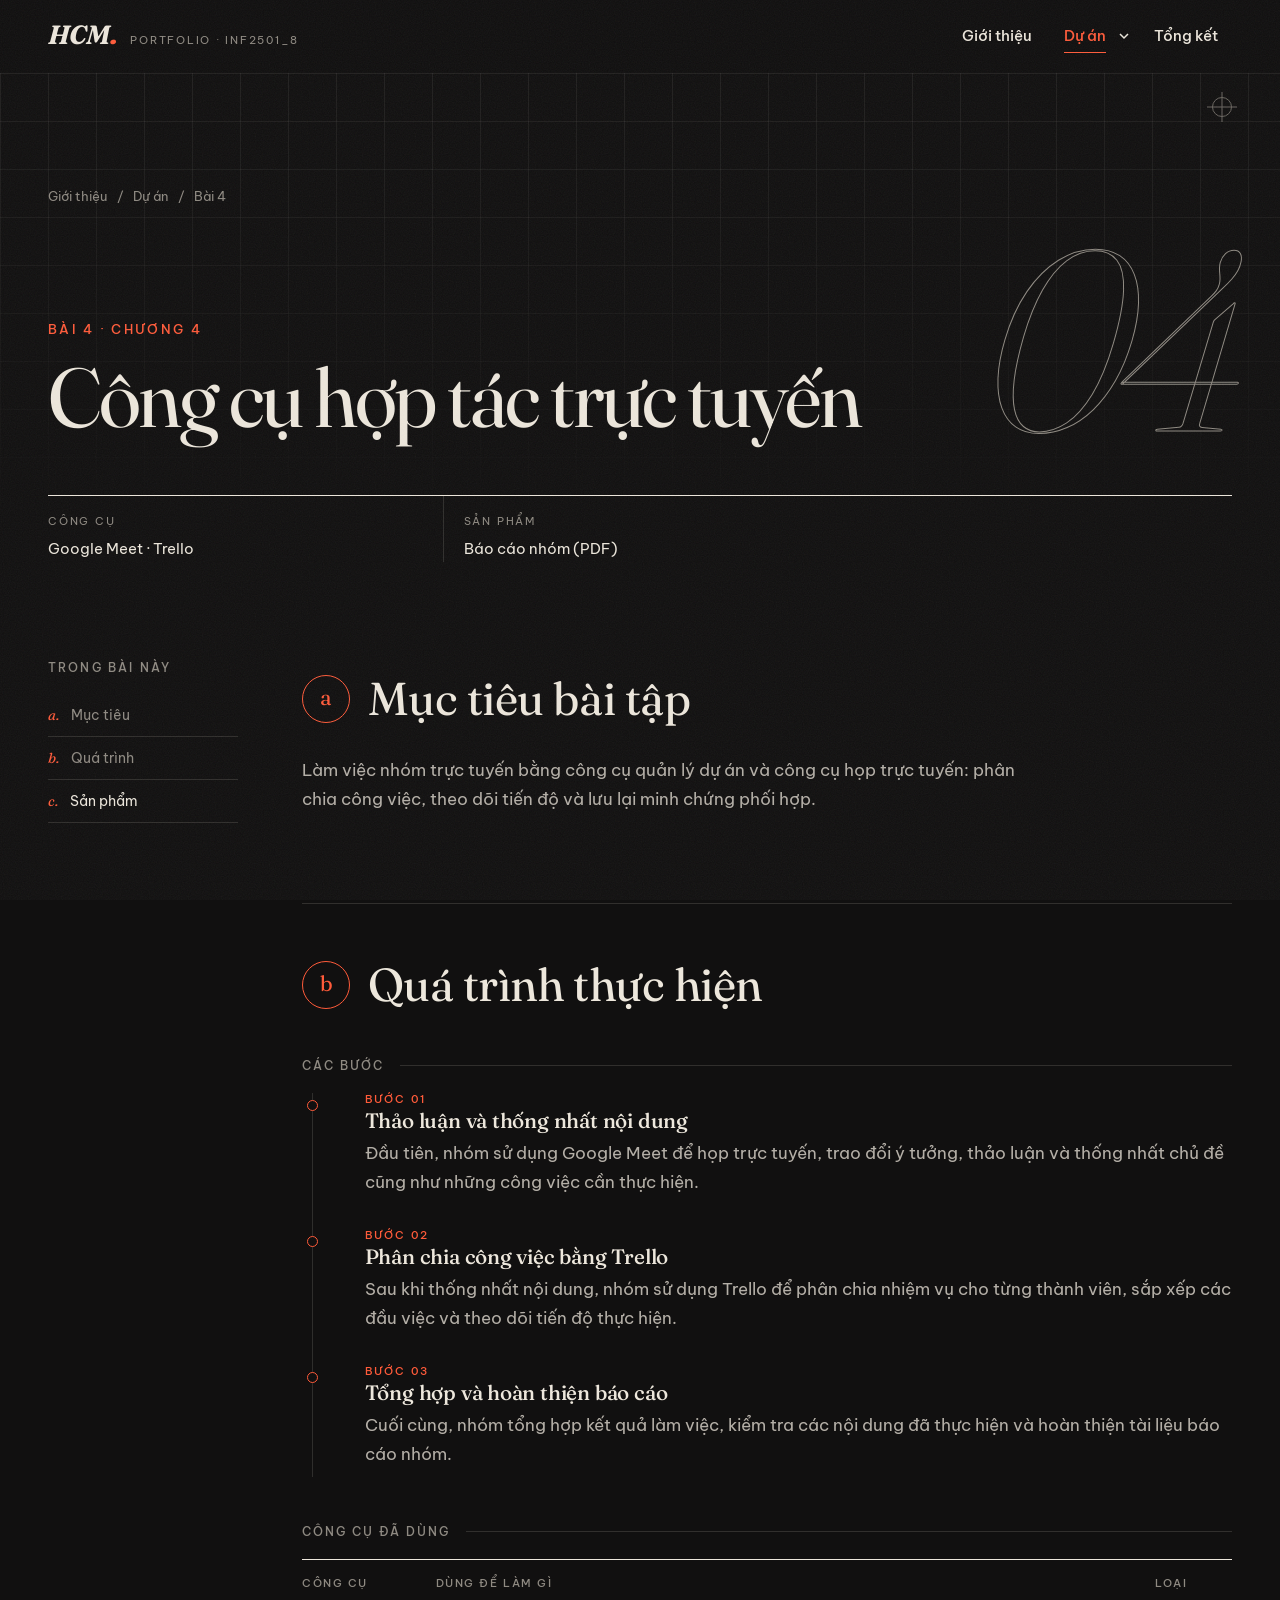
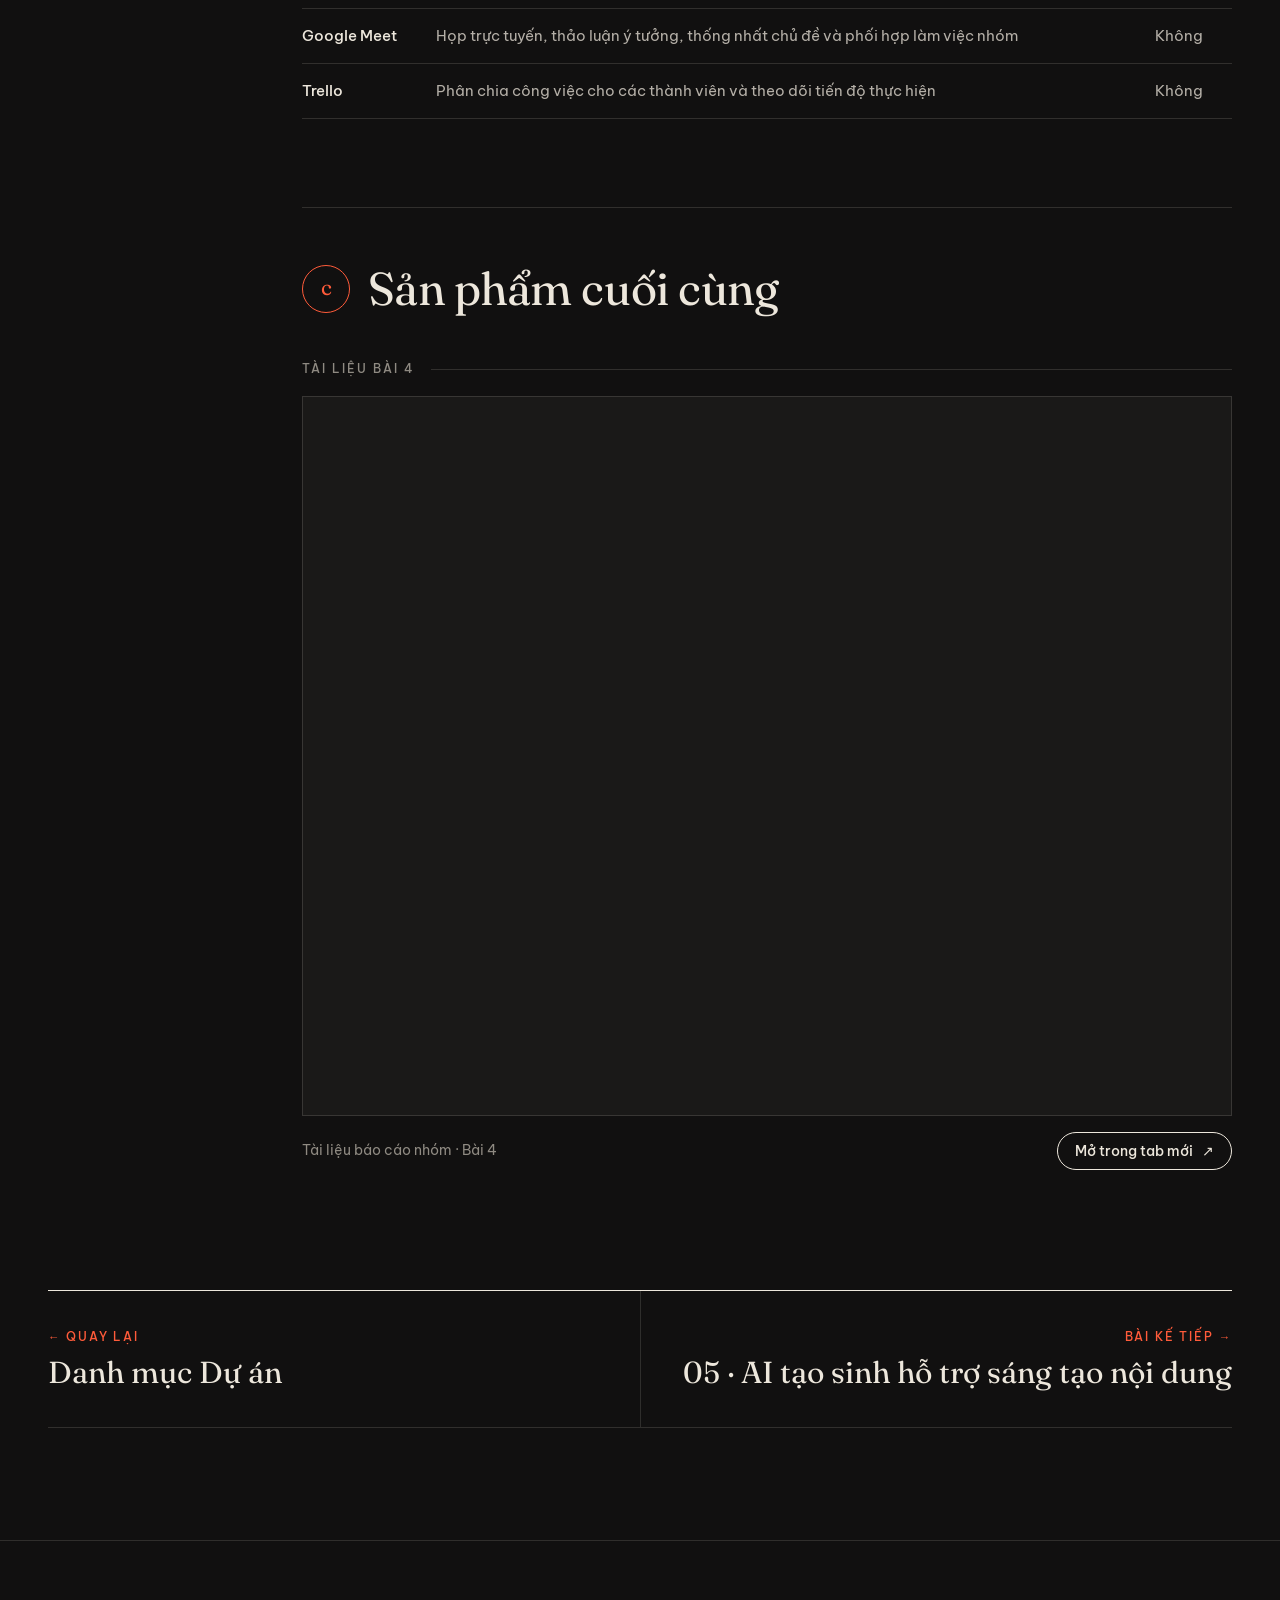
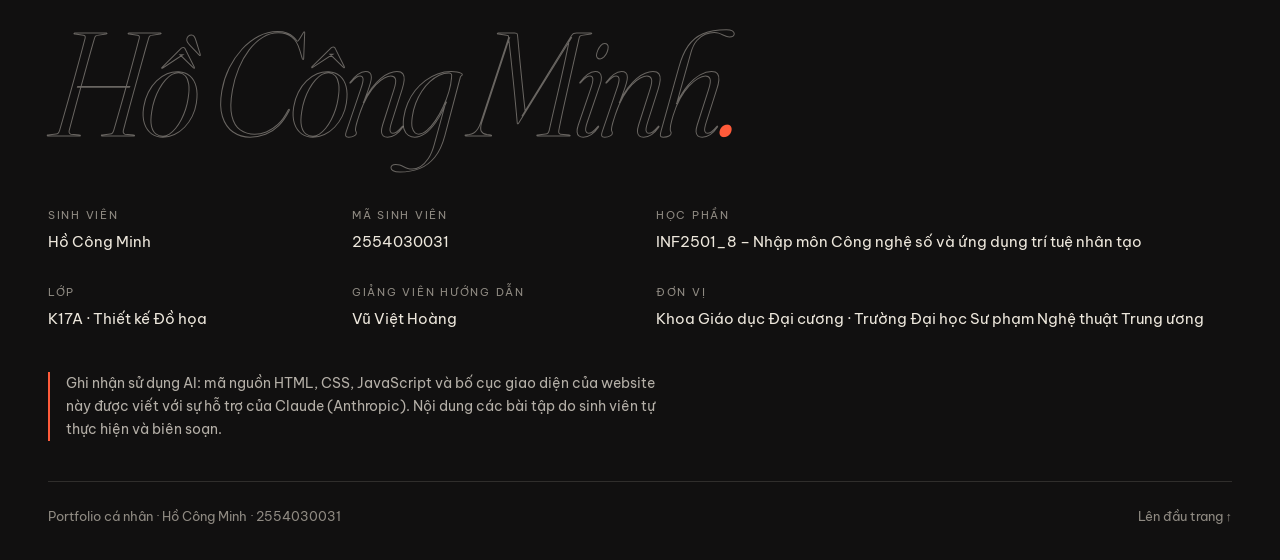
<file: bai4.html>
<!DOCTYPE html>
<html lang="vi">
<head>
  <meta charset="UTF-8">
  <meta name="viewport" content="width=device-width, initial-scale=1">
  <title>Bài 4 · Công cụ hợp tác trực tuyến — Hồ Công Minh · INF2501</title>
  <meta name="description" content="Bài 4 (Chương 4) – Công cụ hợp tác trực tuyến: mục tiêu, quá trình thực hiện và sản phẩm cuối cùng. Portfolio INF2501 của Hồ Công Minh.">
  <link rel="icon" href="images/favicon.svg" type="image/svg+xml">
  <link rel="preconnect" href="https://fonts.googleapis.com">
  <link rel="preconnect" href="https://fonts.gstatic.com" crossorigin>
  <link rel="stylesheet" href="https://fonts.googleapis.com/css2?family=Be+Vietnam+Pro:ital,wght@0,300;0,400;0,500;0,700;1,400&family=Fraunces:ital,opsz,wght@0,9..144,300..700;1,9..144,300..700&display=swap">
  <link rel="stylesheet" href="css/style.css">
  <script src="js/main.js" defer></script>
</head>

<!--
  HƯỚNG DẪN SỬA TRANG NÀY
  - Tìm các chữ nằm trong [NGOẶC VUÔNG] và thay bằng nội dung THẬT của bạn
    (xoá luôn cả dấu ngoặc vuông). Trên website, các chỗ chưa điền được tô viền đỏ.
  - Link / khung nhúng / ảnh còn để [ ... ] sẽ tự bị khoá, không gây link hỏng.
  - Muốn thêm một bước: chép nguyên một khối <li> ... </li> trong danh sách "steps".
  - Muốn thêm một dòng bảng: chép nguyên một khối <tr> ... </tr>.
-->
<body data-page="bai4">
  <a class="skip-link" href="#main">Bỏ qua menu</a>
  <header class="site-header" id="site-header"></header>

  <main id="main">

    <!-- ============ TIÊU ĐỀ BÀI ============ -->
    <header class="page-hero container">
      <span class="reg reg--tr" aria-hidden="true"></span>
      <nav class="breadcrumb load-in" style="--d:0" aria-label="Vị trí trang">
        <a href="index.html">Giới thiệu</a><span aria-hidden="true">/</span>
        <a href="projects.html">Dự án</a><span aria-hidden="true">/</span>
        <span aria-current="page">Bài 4</span>
      </nav>

      <div class="exercise-hero-grid">
        <h1 class="exercise-title load-in" style="--d:1">
          <span class="exercise-ch">Bài 4 · Chương 4</span>
          Công cụ hợp tác trực tuyến
        </h1>
        <span class="plate-num load-in" style="--d:2" aria-hidden="true">04</span>
      </div>

      <dl class="exercise-meta load-in" style="--d:3">
        <div><dt>Công cụ</dt><dd>Google Meet · Trello</dd></div>
        <div><dt>Sản phẩm</dt><dd>Báo cáo nhóm (PDF)</dd></div>
      </dl>
    </header>

    <div class="exercise-layout container">

      <!-- Mục lục nhỏ của bài -->
      <aside class="toc" aria-label="Mục lục bài">
        <p class="eyebrow">Trong bài này</p>
        <ol>
          <li><a href="#muc-tieu"><span>a.</span> Mục tiêu</a></li>
          <li><a href="#qua-trinh"><span>b.</span> Quá trình</a></li>
          <li><a href="#san-pham"><span>c.</span> Sản phẩm</a></li>
        </ol>
      </aside>

      <div>

        <!-- ============ (a) MỤC TIÊU BÀI TẬP ============
             Đoạn mục tiêu dưới đây viết theo yêu cầu của đề; hãy sửa lại cho đúng đề giảng viên giao. -->
        <section class="block" id="muc-tieu" data-reveal>
          <header class="block-head"><span class="block-letter" aria-hidden="true">a</span><h2>Mục tiêu bài tập</h2></header>
          <div class="prose">
            <p>Làm việc nhóm trực tuyến bằng công cụ quản lý dự án và công cụ họp trực tuyến: phân chia công việc,
            theo dõi tiến độ và lưu lại minh chứng phối hợp.</p>
          </div>
        </section>

        <!-- ============ (b) TÓM TẮT QUÁ TRÌNH THỰC HIỆN ============ -->
        <section class="block" id="qua-trinh" data-reveal>
          <header class="block-head"><span class="block-letter" aria-hidden="true">b</span><h2>Quá trình thực hiện</h2></header>

          <h3 class="sub-head">Các bước</h3>
          <ol class="steps">
            <li>
              <h3>Thảo luận và thống nhất nội dung</h3>
              <p>Đầu tiên, nhóm sử dụng Google Meet để họp trực tuyến, trao đổi ý tưởng, thảo luận và thống nhất chủ đề cũng như những công việc cần thực hiện.</p>
            </li>
            <li>
              <h3>Phân chia công việc bằng Trello</h3>
              <p>Sau khi thống nhất nội dung, nhóm sử dụng Trello để phân chia nhiệm vụ cho từng thành viên, sắp xếp các đầu việc và theo dõi tiến độ thực hiện.</p>
            </li>
            <li>
              <h3>Tổng hợp và hoàn thiện báo cáo</h3>
              <p>Cuối cùng, nhóm tổng hợp kết quả làm việc, kiểm tra các nội dung đã thực hiện và hoàn thiện tài liệu báo cáo nhóm.</p>
            </li>
          </ol>

          <h3 class="sub-head">Công cụ đã dùng</h3>
          <div class="table-wrap">
            <table class="data-table">
              <thead>
                <tr><th scope="col">Công cụ</th><th scope="col">Dùng để làm gì</th><th scope="col">Loại</th></tr>
              </thead>
              <tbody>
                <tr>
                  <td>Google Meet</td>
                  <td>Họp trực tuyến, thảo luận ý tưởng, thống nhất chủ đề và phối hợp làm việc nhóm</td>
                  <td>Không</td>
                </tr>
                <tr>
                  <td>Trello</td>
                  <td>Phân chia công việc cho các thành viên và theo dõi tiến độ thực hiện</td>
                  <td>Không</td>
                </tr>
              </tbody>
            </table>
          </div>

        </section>

        <!-- ============ (c) SẢN PHẨM CUỐI CÙNG ============ -->
        <section class="block" id="san-pham" data-reveal>
          <header class="block-head"><span class="block-letter" aria-hidden="true">c</span><h2>Sản phẩm cuối cùng</h2></header>
          <h3 class="sub-head">Tài liệu Bài 4</h3>
          <figure class="embed">
            <div class="embed-frame embed-frame--doc">
              <iframe src="https://drive.google.com/file/d/1DZtaFSgmWxvSLXYAA8AhbnANfhX04xlh/preview" title="Báo cáo nhóm – Bài 4 (PDF)" loading="lazy" allow="autoplay; fullscreen" allowfullscreen></iframe>
            </div>
            <figcaption class="embed-cap">
              <span>Tài liệu báo cáo nhóm · Bài 4</span>
              <a class="btn btn-ghost btn-small" href="https://drive.google.com/file/d/1DZtaFSgmWxvSLXYAA8AhbnANfhX04xlh/view?usp=sharing" target="_blank" rel="noopener">Mở trong tab mới <span class="arrow">↗</span></a>
            </figcaption>
          </figure>
        </section>

      </div>
    </div>

    <!-- ============ NÚT QUAY LẠI / BÀI KẾ TIẾP ============ -->
    <nav class="pager container" aria-label="Chuyển bài">
      <a class="pager-link" href="projects.html">
        <span class="pager-label">← Quay lại</span>
        <span class="pager-title">Danh mục Dự án</span>
      </a>
      <a class="pager-link pager-next" href="bai5.html">
        <span class="pager-label">Bài kế tiếp →</span>
        <span class="pager-title">05 · AI tạo sinh hỗ trợ sáng tạo nội dung</span>
      </a>
    </nav>

  </main>

  <footer class="site-footer" id="site-footer"></footer>
</body>
</html>
</file>
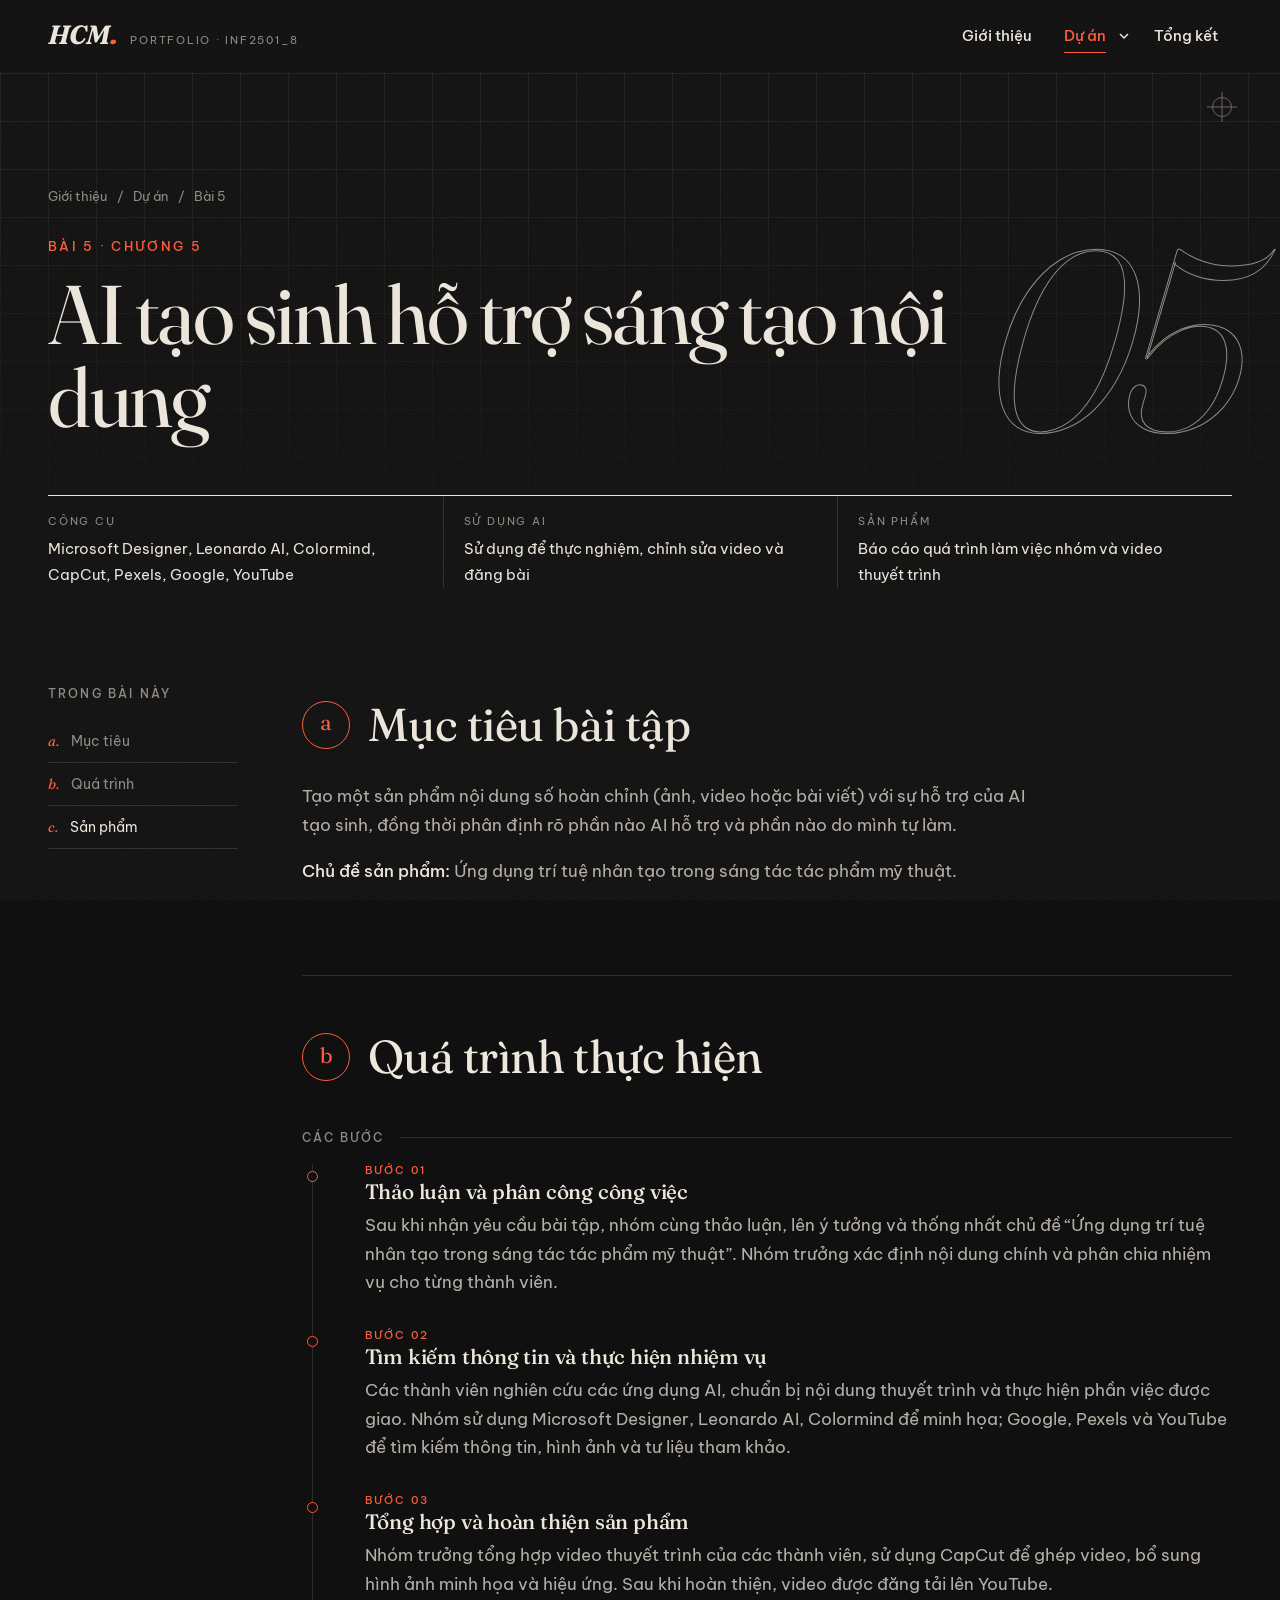
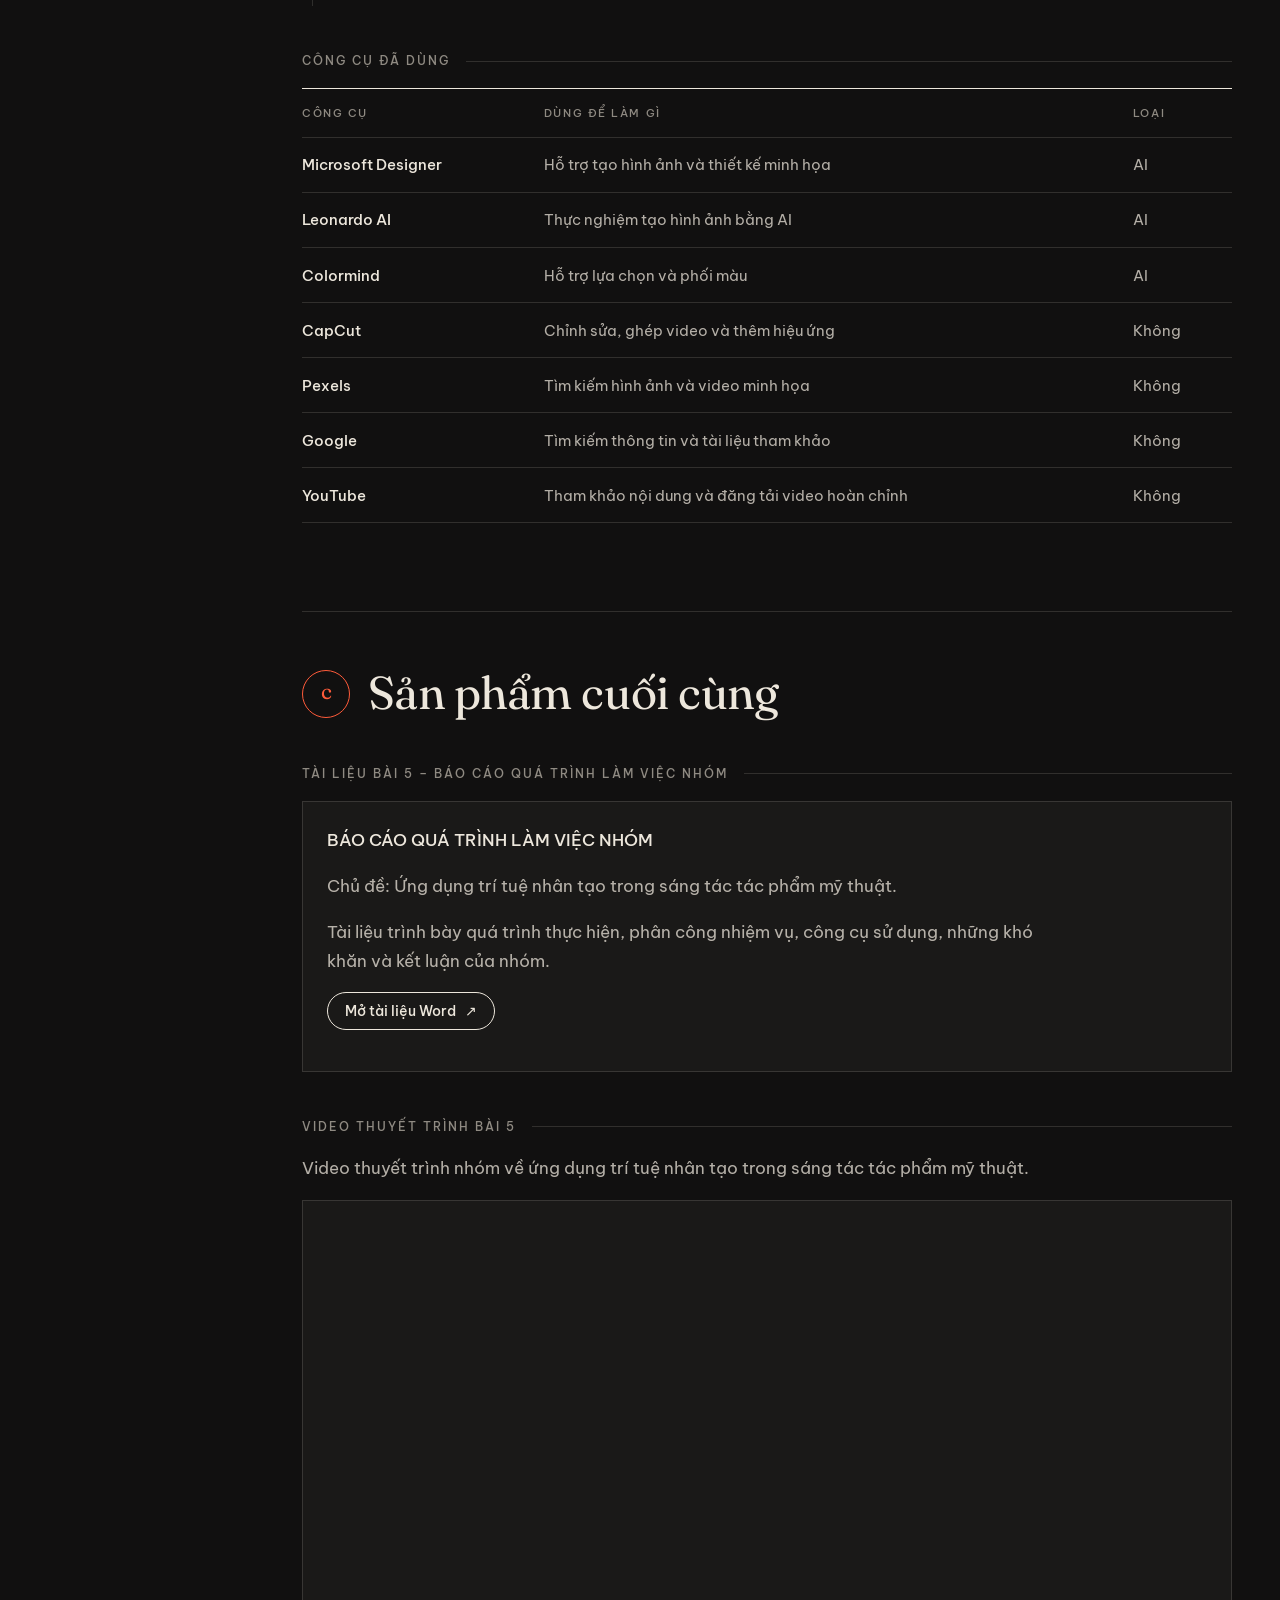
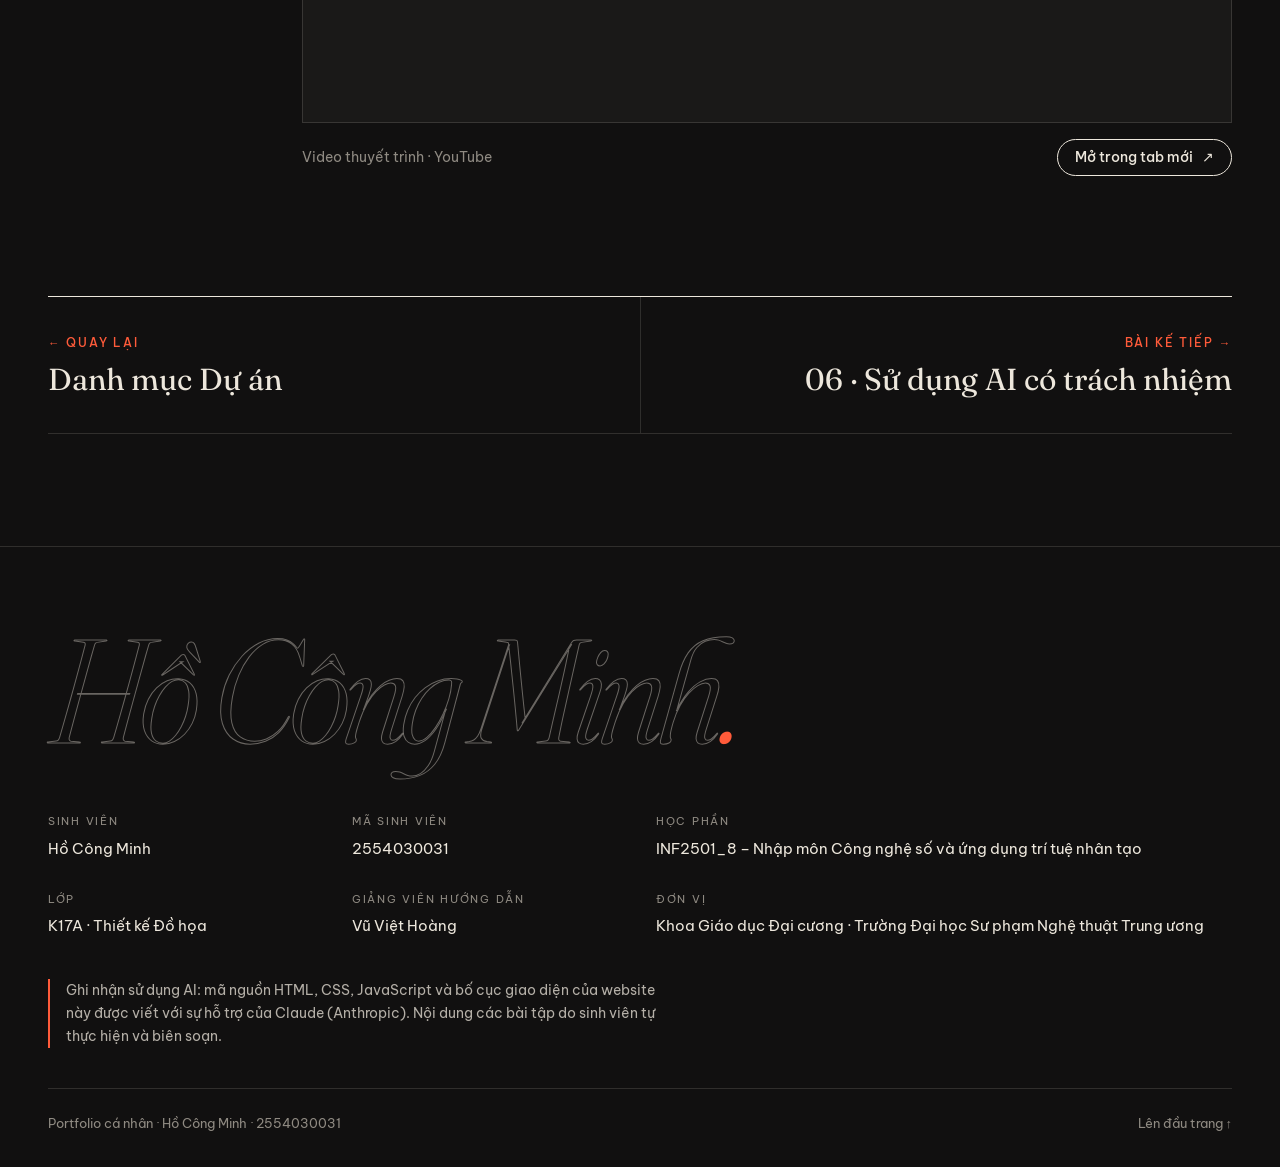
<file: bai5.html>
<!DOCTYPE html>
<html lang="vi">
<head>
  <meta charset="UTF-8">
  <meta name="viewport" content="width=device-width, initial-scale=1">
  <title>Bài 5 · AI tạo sinh hỗ trợ sáng tạo nội dung — Hồ Công Minh · INF2501</title>
  <meta name="description" content="Bài 5 (Chương 5) – AI tạo sinh hỗ trợ sáng tạo nội dung: mục tiêu, quá trình thực hiện và sản phẩm cuối cùng. Portfolio INF2501 của Hồ Công Minh.">
  <link rel="icon" href="images/favicon.svg" type="image/svg+xml">
  <link rel="preconnect" href="https://fonts.googleapis.com">
  <link rel="preconnect" href="https://fonts.gstatic.com" crossorigin>
  <link rel="stylesheet" href="https://fonts.googleapis.com/css2?family=Be+Vietnam+Pro:ital,wght@0,300;0,400;0,500;0,700;1,400&family=Fraunces:ital,opsz,wght@0,9..144,300..700;1,9..144,300..700&display=swap">
  <link rel="stylesheet" href="css/style.css">
  <script src="js/main.js" defer></script>
</head>

<!--
  HƯỚNG DẪN SỬA TRANG NÀY
  - Tìm các chữ nằm trong [NGOẶC VUÔNG] và thay bằng nội dung THẬT của bạn
    (xoá luôn cả dấu ngoặc vuông). Trên website, các chỗ chưa điền được tô viền đỏ.
  - Link / khung nhúng / ảnh còn để [ ... ] sẽ tự bị khoá, không gây link hỏng.
  - Muốn thêm một bước: chép nguyên một khối <li> ... </li> trong danh sách "steps".
  - Muốn thêm một dòng bảng: chép nguyên một khối <tr> ... </tr>.
-->
<body data-page="bai5">
  <a class="skip-link" href="#main">Bỏ qua menu</a>
  <header class="site-header" id="site-header"></header>

  <main id="main">

    <!-- ============ TIÊU ĐỀ BÀI ============ -->
    <header class="page-hero container">
      <span class="reg reg--tr" aria-hidden="true"></span>
      <nav class="breadcrumb load-in" style="--d:0" aria-label="Vị trí trang">
        <a href="index.html">Giới thiệu</a><span aria-hidden="true">/</span>
        <a href="projects.html">Dự án</a><span aria-hidden="true">/</span>
        <span aria-current="page">Bài 5</span>
      </nav>

      <div class="exercise-hero-grid">
        <h1 class="exercise-title load-in" style="--d:1">
          <span class="exercise-ch">Bài 5 · Chương 5</span>
          AI tạo sinh hỗ trợ sáng tạo nội dung
        </h1>
        <span class="plate-num load-in" style="--d:2" aria-hidden="true">05</span>
      </div>

      <dl class="exercise-meta load-in" style="--d:3">
        <div><dt>Công cụ</dt><dd>Microsoft Designer, Leonardo AI, Colormind, CapCut, Pexels, Google, YouTube</dd></div>
        <div><dt>Sử dụng AI</dt><dd>Sử dụng để thực nghiệm, chỉnh sửa video và đăng bài</dd></div>
        <div><dt>Sản phẩm</dt><dd>Báo cáo quá trình làm việc nhóm và video thuyết trình</dd></div>
      </dl>
    </header>

    <div class="exercise-layout container">

      <!-- Mục lục nhỏ của bài -->
      <aside class="toc" aria-label="Mục lục bài">
        <p class="eyebrow">Trong bài này</p>
        <ol>
          <li><a href="#muc-tieu"><span>a.</span> Mục tiêu</a></li>
          <li><a href="#qua-trinh"><span>b.</span> Quá trình</a></li>
          <li><a href="#san-pham"><span>c.</span> Sản phẩm</a></li>
        </ol>
      </aside>

      <div>

        <!-- ============ (a) MỤC TIÊU BÀI TẬP ============
             Đoạn mục tiêu dưới đây viết theo yêu cầu của đề; hãy sửa lại cho đúng đề giảng viên giao. -->
        <section class="block" id="muc-tieu" data-reveal>
          <header class="block-head"><span class="block-letter" aria-hidden="true">a</span><h2>Mục tiêu bài tập</h2></header>
          <div class="prose">
            <p>Tạo một sản phẩm nội dung số hoàn chỉnh (ảnh, video hoặc bài viết) với sự hỗ trợ của AI tạo sinh,
            đồng thời phân định rõ phần nào AI hỗ trợ và phần nào do mình tự làm.</p>
            <p><strong>Chủ đề sản phẩm:</strong> Ứng dụng trí tuệ nhân tạo trong sáng tác tác phẩm mỹ thuật.</p>
          </div>
        </section>

        <!-- ============ (b) TÓM TẮT QUÁ TRÌNH THỰC HIỆN ============ -->
        <section class="block" id="qua-trinh" data-reveal>
          <header class="block-head"><span class="block-letter" aria-hidden="true">b</span><h2>Quá trình thực hiện</h2></header>

          <h3 class="sub-head">Các bước</h3>
          <ol class="steps">
            <li>
              <h3>Thảo luận và phân công công việc</h3>
              <p>Sau khi nhận yêu cầu bài tập, nhóm cùng thảo luận, lên ý tưởng và thống nhất chủ đề “Ứng dụng trí tuệ nhân tạo trong sáng tác tác phẩm mỹ thuật”. Nhóm trưởng xác định nội dung chính và phân chia nhiệm vụ cho từng thành viên.</p>
            </li>
            <li>
              <h3>Tìm kiếm thông tin và thực hiện nhiệm vụ</h3>
              <p>Các thành viên nghiên cứu các ứng dụng AI, chuẩn bị nội dung thuyết trình và thực hiện phần việc được giao. Nhóm sử dụng Microsoft Designer, Leonardo AI, Colormind để minh họa; Google, Pexels và YouTube để tìm kiếm thông tin, hình ảnh và tư liệu tham khảo.</p>
            </li>
            <li>
              <h3>Tổng hợp và hoàn thiện sản phẩm</h3>
              <p>Nhóm trưởng tổng hợp video thuyết trình của các thành viên, sử dụng CapCut để ghép video, bổ sung hình ảnh minh họa và hiệu ứng. Sau khi hoàn thiện, video được đăng tải lên YouTube.</p>
            </li>
          </ol>

          <h3 class="sub-head">Công cụ đã dùng</h3>
          <div class="table-wrap">
            <table class="data-table">
              <thead>
                <tr><th scope="col">Công cụ</th><th scope="col">Dùng để làm gì</th><th scope="col">Loại</th></tr>
              </thead>
              <tbody>
                <tr><td>Microsoft Designer</td><td>Hỗ trợ tạo hình ảnh và thiết kế minh họa</td><td>AI</td></tr>
                <tr><td>Leonardo AI</td><td>Thực nghiệm tạo hình ảnh bằng AI</td><td>AI</td></tr>
                <tr><td>Colormind</td><td>Hỗ trợ lựa chọn và phối màu</td><td>AI</td></tr>
                <tr><td>CapCut</td><td>Chỉnh sửa, ghép video và thêm hiệu ứng</td><td>Không</td></tr>
                <tr><td>Pexels</td><td>Tìm kiếm hình ảnh và video minh họa</td><td>Không</td></tr>
                <tr><td>Google</td><td>Tìm kiếm thông tin và tài liệu tham khảo</td><td>Không</td></tr>
                <tr><td>YouTube</td><td>Tham khảo nội dung và đăng tải video hoàn chỉnh</td><td>Không</td></tr>
              </tbody>
            </table>
          </div>

        </section>

        <!-- ============ (c) SẢN PHẨM CUỐI CÙNG ============ -->
        <section class="block" id="san-pham" data-reveal>
          <header class="block-head"><span class="block-letter" aria-hidden="true">c</span><h2>Sản phẩm cuối cùng</h2></header>
          <h3 class="sub-head">Tài liệu Bài 5 – Báo cáo quá trình làm việc nhóm</h3>
          <div class="compare-card" style="margin-bottom:2rem">
            <p class="prose"><strong>BÁO CÁO QUÁ TRÌNH LÀM VIỆC NHÓM</strong></p>
            <p class="prose">Chủ đề: Ứng dụng trí tuệ nhân tạo trong sáng tác tác phẩm mỹ thuật.</p>
            <p class="prose">Tài liệu trình bày quá trình thực hiện, phân công nhiệm vụ, công cụ sử dụng, những khó khăn và kết luận của nhóm.</p>
            <p><a class="btn btn-ghost btn-small" href="https://docs.google.com/document/d/1SkBMXAK1a_XKXKj3uqRcy_GZmSx8Tj2R/edit?usp=sharing" target="_blank" rel="noopener noreferrer">Mở tài liệu Word <span class="arrow">↗</span></a></p>
          </div>
          <h3 class="sub-head">Video thuyết trình Bài 5</h3>
          <p class="prose">Video thuyết trình nhóm về ứng dụng trí tuệ nhân tạo trong sáng tác tác phẩm mỹ thuật.</p>          <!-- Video YouTube hoặc tệp trên Drive: dán link vào CẢ HAI chỗ [LINK SẢN PHẨM BÀI 5] (main.js tự đổi sang dạng nhúng).
               Nếu sản phẩm là ẢNH: thay cả khối <figure class="embed"> bên dưới bằng:
               <figure class="figure"><img src="images/bai5-san-pham.jpg" alt="Mô tả ảnh"><figcaption>Chú thích</figcaption></figure>
               Nếu là BÀI VIẾT: có thể nhúng Google Docs, đổi embed-frame--video thành embed-frame--doc. -->
          <figure class="embed">
            <div class="embed-frame embed-frame--video">
              <iframe src="https://www.youtube.com/embed/8qxAxH4YVCA" title="Sản phẩm Bài 5 – nội dung số có hỗ trợ của AI" loading="lazy" allow="autoplay; fullscreen" allowfullscreen></iframe>
            </div>
            <figcaption class="embed-cap">
              <span>Video thuyết trình · YouTube</span>
              <a class="btn btn-ghost btn-small" href="https://www.youtube.com/watch?v=8qxAxH4YVCA" target="_blank" rel="noopener">Mở trong tab mới <span class="arrow">↗</span></a>
            </figcaption>
          </figure>

        </section>

      </div>
    </div>

    <!-- ============ NÚT QUAY LẠI / BÀI KẾ TIẾP ============ -->
    <nav class="pager container" aria-label="Chuyển bài">
      <a class="pager-link" href="projects.html">
        <span class="pager-label">← Quay lại</span>
        <span class="pager-title">Danh mục Dự án</span>
      </a>
      <a class="pager-link pager-next" href="bai6.html">
        <span class="pager-label">Bài kế tiếp →</span>
        <span class="pager-title">06 · Sử dụng AI có trách nhiệm</span>
      </a>
    </nav>

  </main>

  <footer class="site-footer" id="site-footer"></footer>
</body>
</html>
</file>
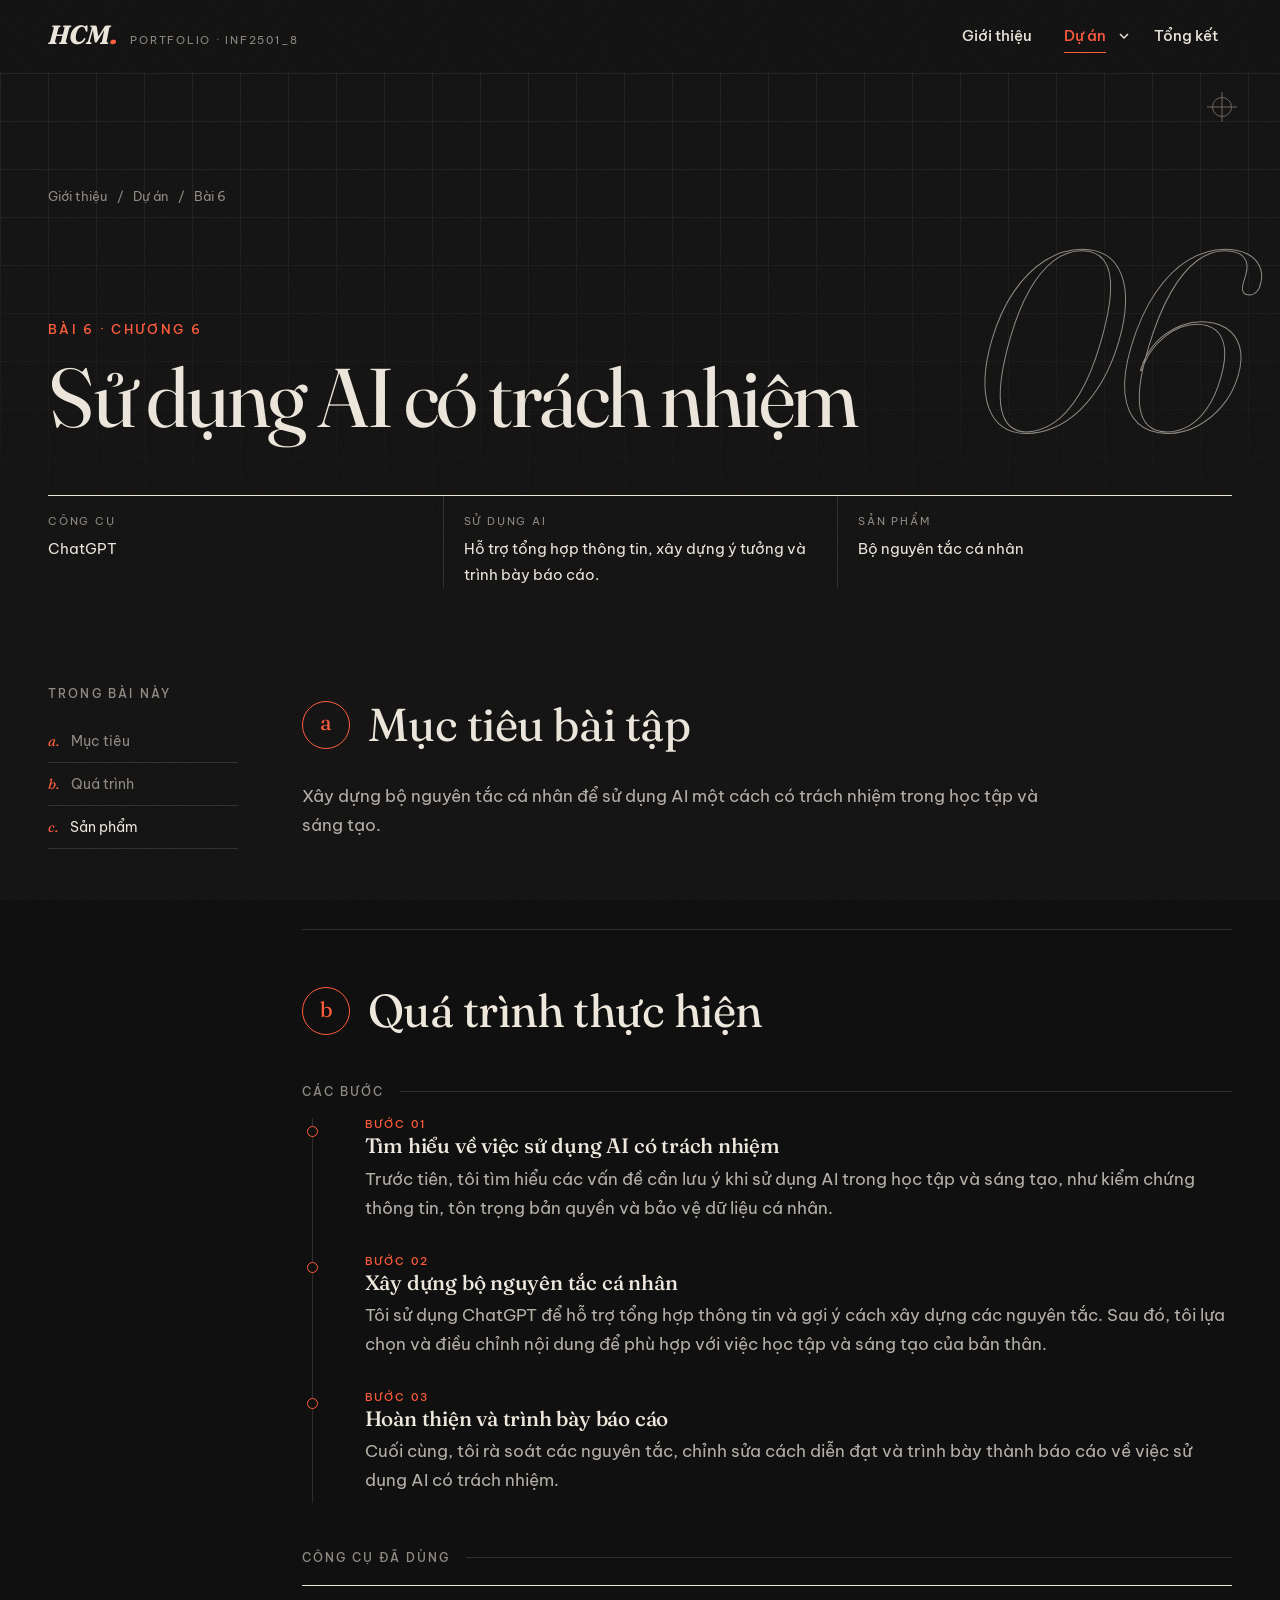
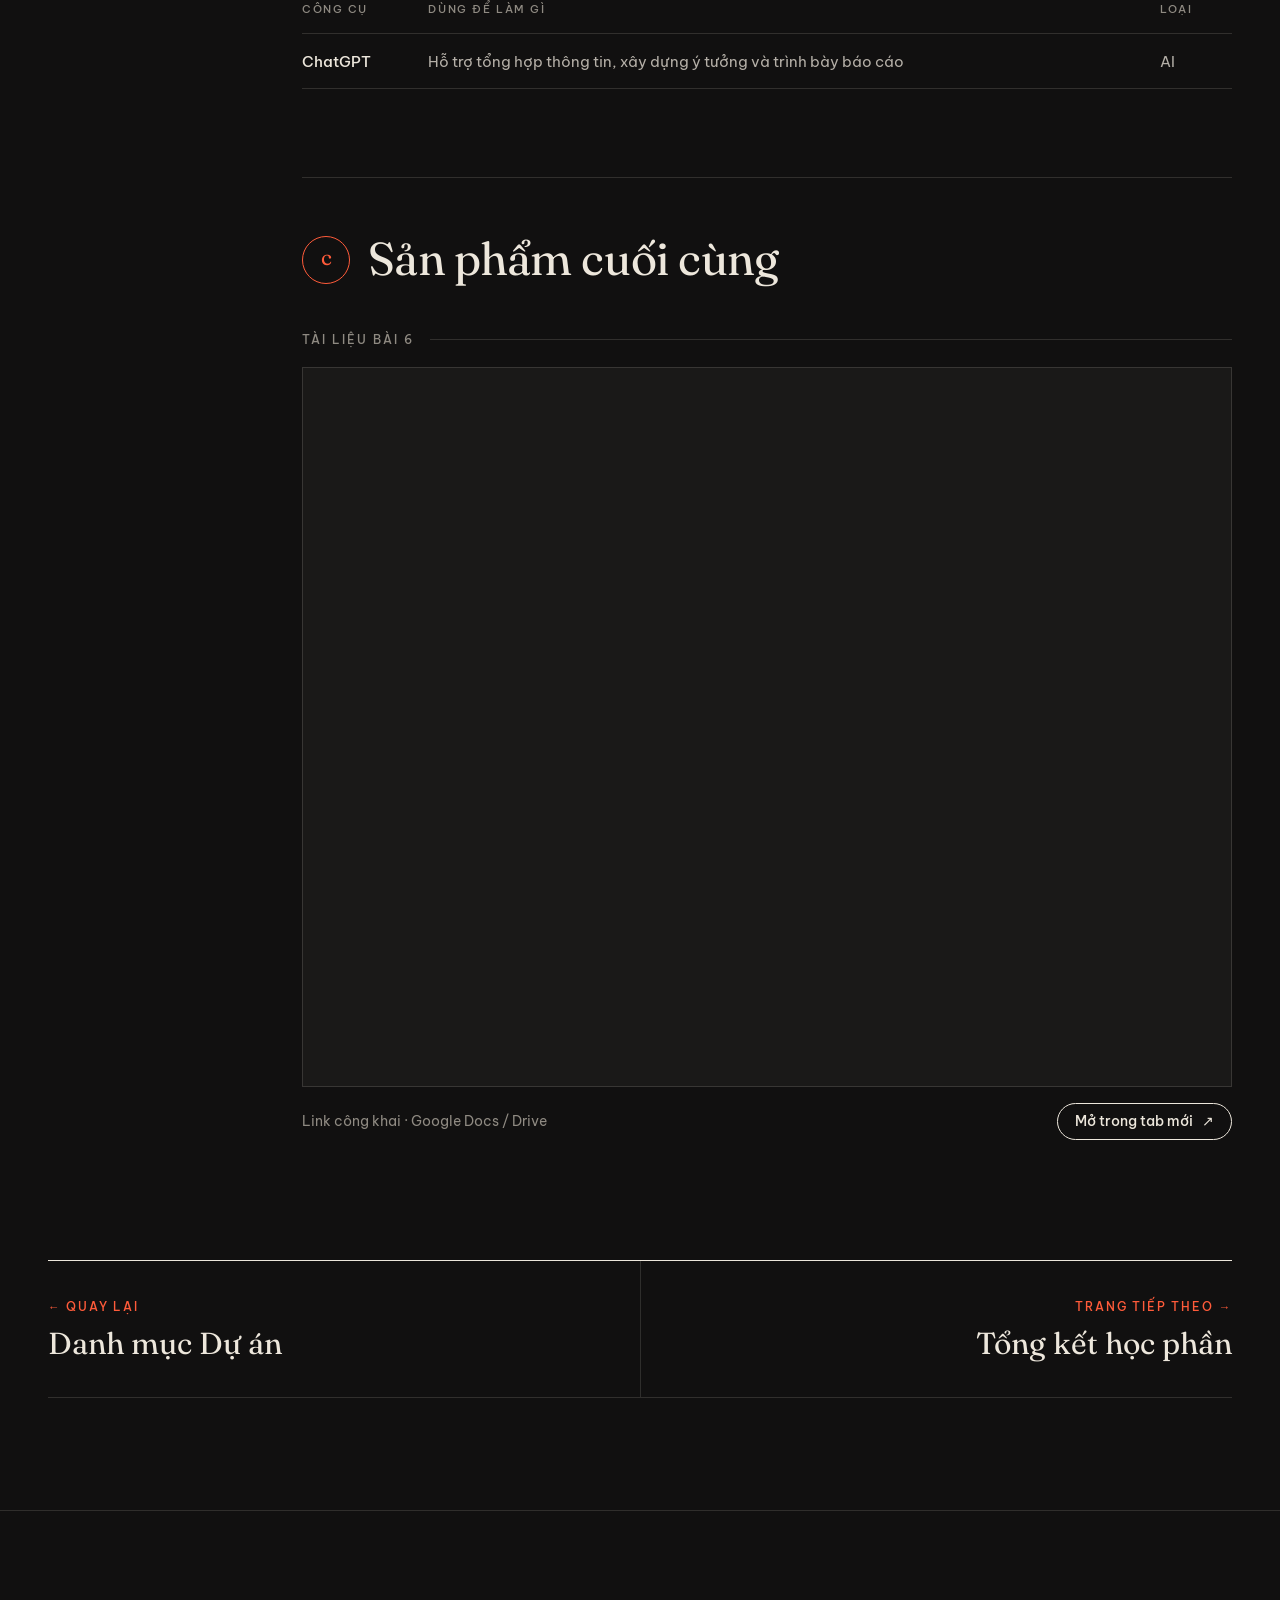
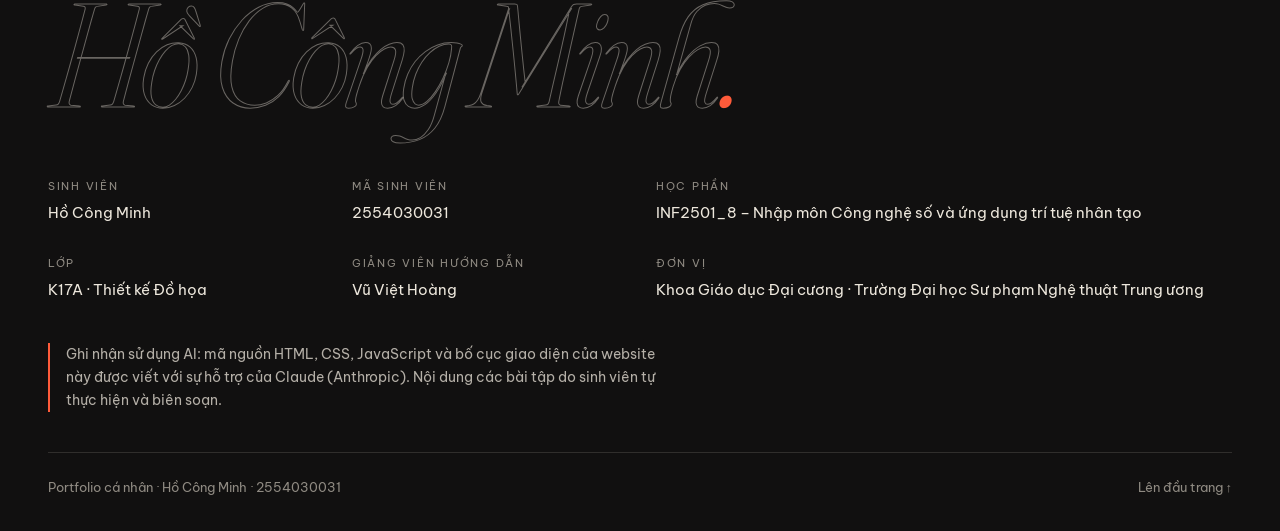
<file: bai6.html>
<!DOCTYPE html>
<html lang="vi">
<head>
  <meta charset="UTF-8">
  <meta name="viewport" content="width=device-width, initial-scale=1">
  <title>Bài 6 · Sử dụng AI có trách nhiệm — Hồ Công Minh · INF2501</title>
  <meta name="description" content="Bài 6 (Chương 6) – Sử dụng AI có trách nhiệm: mục tiêu, quá trình thực hiện và sản phẩm cuối cùng. Portfolio INF2501 của Hồ Công Minh.">
  <link rel="icon" href="images/favicon.svg" type="image/svg+xml">
  <link rel="preconnect" href="https://fonts.googleapis.com">
  <link rel="preconnect" href="https://fonts.gstatic.com" crossorigin>
  <link rel="stylesheet" href="https://fonts.googleapis.com/css2?family=Be+Vietnam+Pro:ital,wght@0,300;0,400;0,500;0,700;1,400&family=Fraunces:ital,opsz,wght@0,9..144,300..700;1,9..144,300..700&display=swap">
  <link rel="stylesheet" href="css/style.css">
  <script src="js/main.js" defer></script>
</head>

<!--
  HƯỚNG DẪN SỬA TRANG NÀY
  - Tìm các chữ nằm trong [NGOẶC VUÔNG] và thay bằng nội dung THẬT của bạn
    (xoá luôn cả dấu ngoặc vuông). Trên website, các chỗ chưa điền được tô viền đỏ.
  - Link / khung nhúng / ảnh còn để [ ... ] sẽ tự bị khoá, không gây link hỏng.
  - Muốn thêm một bước: chép nguyên một khối <li> ... </li> trong danh sách "steps".
  - Muốn thêm một dòng bảng: chép nguyên một khối <tr> ... </tr>.
-->
<body data-page="bai6">
  <a class="skip-link" href="#main">Bỏ qua menu</a>
  <header class="site-header" id="site-header"></header>

  <main id="main">

    <!-- ============ TIÊU ĐỀ BÀI ============ -->
    <header class="page-hero container">
      <span class="reg reg--tr" aria-hidden="true"></span>
      <nav class="breadcrumb load-in" style="--d:0" aria-label="Vị trí trang">
        <a href="index.html">Giới thiệu</a><span aria-hidden="true">/</span>
        <a href="projects.html">Dự án</a><span aria-hidden="true">/</span>
        <span aria-current="page">Bài 6</span>
      </nav>

      <div class="exercise-hero-grid">
        <h1 class="exercise-title load-in" style="--d:1">
          <span class="exercise-ch">Bài 6 · Chương 6</span>
          Sử dụng AI có trách nhiệm
        </h1>
        <span class="plate-num load-in" style="--d:2" aria-hidden="true">06</span>
      </div>

      <dl class="exercise-meta load-in" style="--d:3">
        <div><dt>Công cụ</dt><dd>ChatGPT</dd></div>
        <div><dt>Sử dụng AI</dt><dd>Hỗ trợ tổng hợp thông tin, xây dựng ý tưởng và trình bày báo cáo.</dd></div>
        <div><dt>Sản phẩm</dt><dd>Bộ nguyên tắc cá nhân</dd></div>
      </dl>
    </header>

    <div class="exercise-layout container">

      <!-- Mục lục nhỏ của bài -->
      <aside class="toc" aria-label="Mục lục bài">
        <p class="eyebrow">Trong bài này</p>
        <ol>
          <li><a href="#muc-tieu"><span>a.</span> Mục tiêu</a></li>
          <li><a href="#qua-trinh"><span>b.</span> Quá trình</a></li>
          <li><a href="#san-pham"><span>c.</span> Sản phẩm</a></li>
        </ol>
      </aside>

      <div>

        <!-- ============ (a) MỤC TIÊU BÀI TẬP ============
             Đoạn mục tiêu dưới đây viết theo yêu cầu của đề; hãy sửa lại cho đúng đề giảng viên giao. -->
        <section class="block" id="muc-tieu" data-reveal>
          <header class="block-head"><span class="block-letter" aria-hidden="true">a</span><h2>Mục tiêu bài tập</h2></header>
          <div class="prose">
            <p>Xây dựng bộ nguyên tắc cá nhân để sử dụng AI một cách có trách nhiệm trong học tập và sáng tạo.</p>
          </div>
        </section>

        <!-- ============ (b) TÓM TẮT QUÁ TRÌNH THỰC HIỆN ============ -->
        <section class="block" id="qua-trinh" data-reveal>
          <header class="block-head"><span class="block-letter" aria-hidden="true">b</span><h2>Quá trình thực hiện</h2></header>

          <h3 class="sub-head">Các bước</h3>
          <ol class="steps">
            <li>
              <h3>Tìm hiểu về việc sử dụng AI có trách nhiệm</h3>
              <p>Trước tiên, tôi tìm hiểu các vấn đề cần lưu ý khi sử dụng AI trong học tập và sáng tạo, như kiểm chứng thông tin, tôn trọng bản quyền và bảo vệ dữ liệu cá nhân.</p>
            </li>
            <li>
              <h3>Xây dựng bộ nguyên tắc cá nhân</h3>
              <p>Tôi sử dụng ChatGPT để hỗ trợ tổng hợp thông tin và gợi ý cách xây dựng các nguyên tắc. Sau đó, tôi lựa chọn và điều chỉnh nội dung để phù hợp với việc học tập và sáng tạo của bản thân.</p>
            </li>
            <li>
              <h3>Hoàn thiện và trình bày báo cáo</h3>
              <p>Cuối cùng, tôi rà soát các nguyên tắc, chỉnh sửa cách diễn đạt và trình bày thành báo cáo về việc sử dụng AI có trách nhiệm.</p>
            </li>
          </ol>

          <h3 class="sub-head">Công cụ đã dùng</h3>
          <div class="table-wrap">
            <table class="data-table">
              <thead>
                <tr><th scope="col">Công cụ</th><th scope="col">Dùng để làm gì</th><th scope="col">Loại</th></tr>
              </thead>
              <tbody>
                <tr>
                  <td>ChatGPT</td>
                  <td>Hỗ trợ tổng hợp thông tin, xây dựng ý tưởng và trình bày báo cáo</td>
                  <td>AI</td>
                </tr>
              </tbody>
            </table>
          </div>
        </section>

        <!-- ============ (c) SẢN PHẨM CUỐI CÙNG ============ -->
        <section class="block" id="san-pham" data-reveal>
          <header class="block-head"><span class="block-letter" aria-hidden="true">c</span><h2>Sản phẩm cuối cùng</h2></header>
          <h3 class="sub-head">Tài liệu Bài 6</h3>
          <figure class="embed">
            <div class="embed-frame embed-frame--doc">
              <iframe src="https://docs.google.com/document/d/1kVmHLR91F2Tclb_-YoAsWQtbDJrImoCbXEYG97HW3vI/preview" title="Sản phẩm Bài 6 – Bộ nguyên tắc sử dụng AI có trách nhiệm" loading="lazy" allow="autoplay; fullscreen" allowfullscreen></iframe>
            </div>
            <figcaption class="embed-cap">
              <span>Link công khai · Google Docs / Drive</span>
              <a class="btn btn-ghost btn-small" href="https://docs.google.com/document/d/1kVmHLR91F2Tclb_-YoAsWQtbDJrImoCbXEYG97HW3vI/edit?usp=sharing" target="_blank" rel="noopener">Mở trong tab mới <span class="arrow">↗</span></a>
            </figcaption>
          </figure>
        </section>

      </div>
    </div>

    <!-- ============ NÚT QUAY LẠI / BÀI KẾ TIẾP ============ -->
    <nav class="pager container" aria-label="Chuyển bài">
      <a class="pager-link" href="projects.html">
        <span class="pager-label">← Quay lại</span>
        <span class="pager-title">Danh mục Dự án</span>
      </a>
      <a class="pager-link pager-next" href="conclusion.html">
        <span class="pager-label">Trang tiếp theo →</span>
        <span class="pager-title">Tổng kết học phần</span>
      </a>
    </nav>

  </main>

  <footer class="site-footer" id="site-footer"></footer>
</body>
</html>
</file>
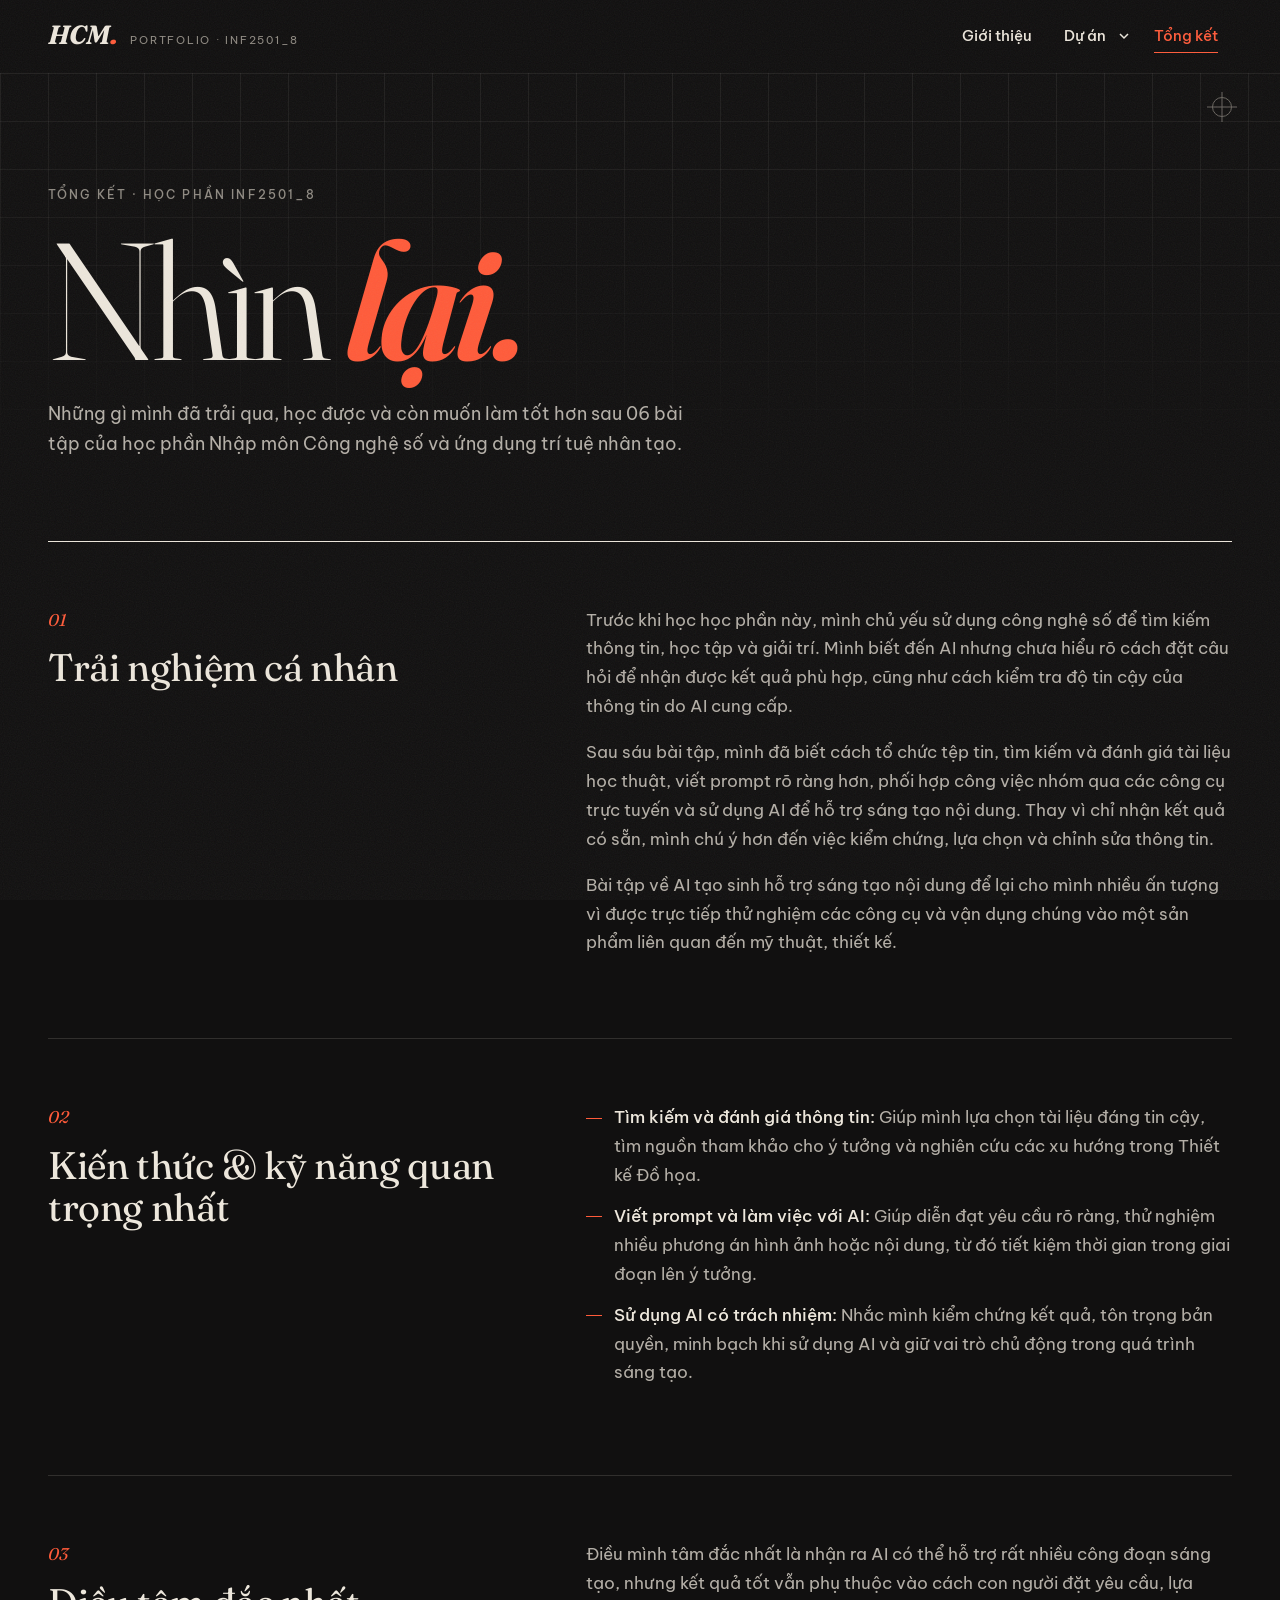
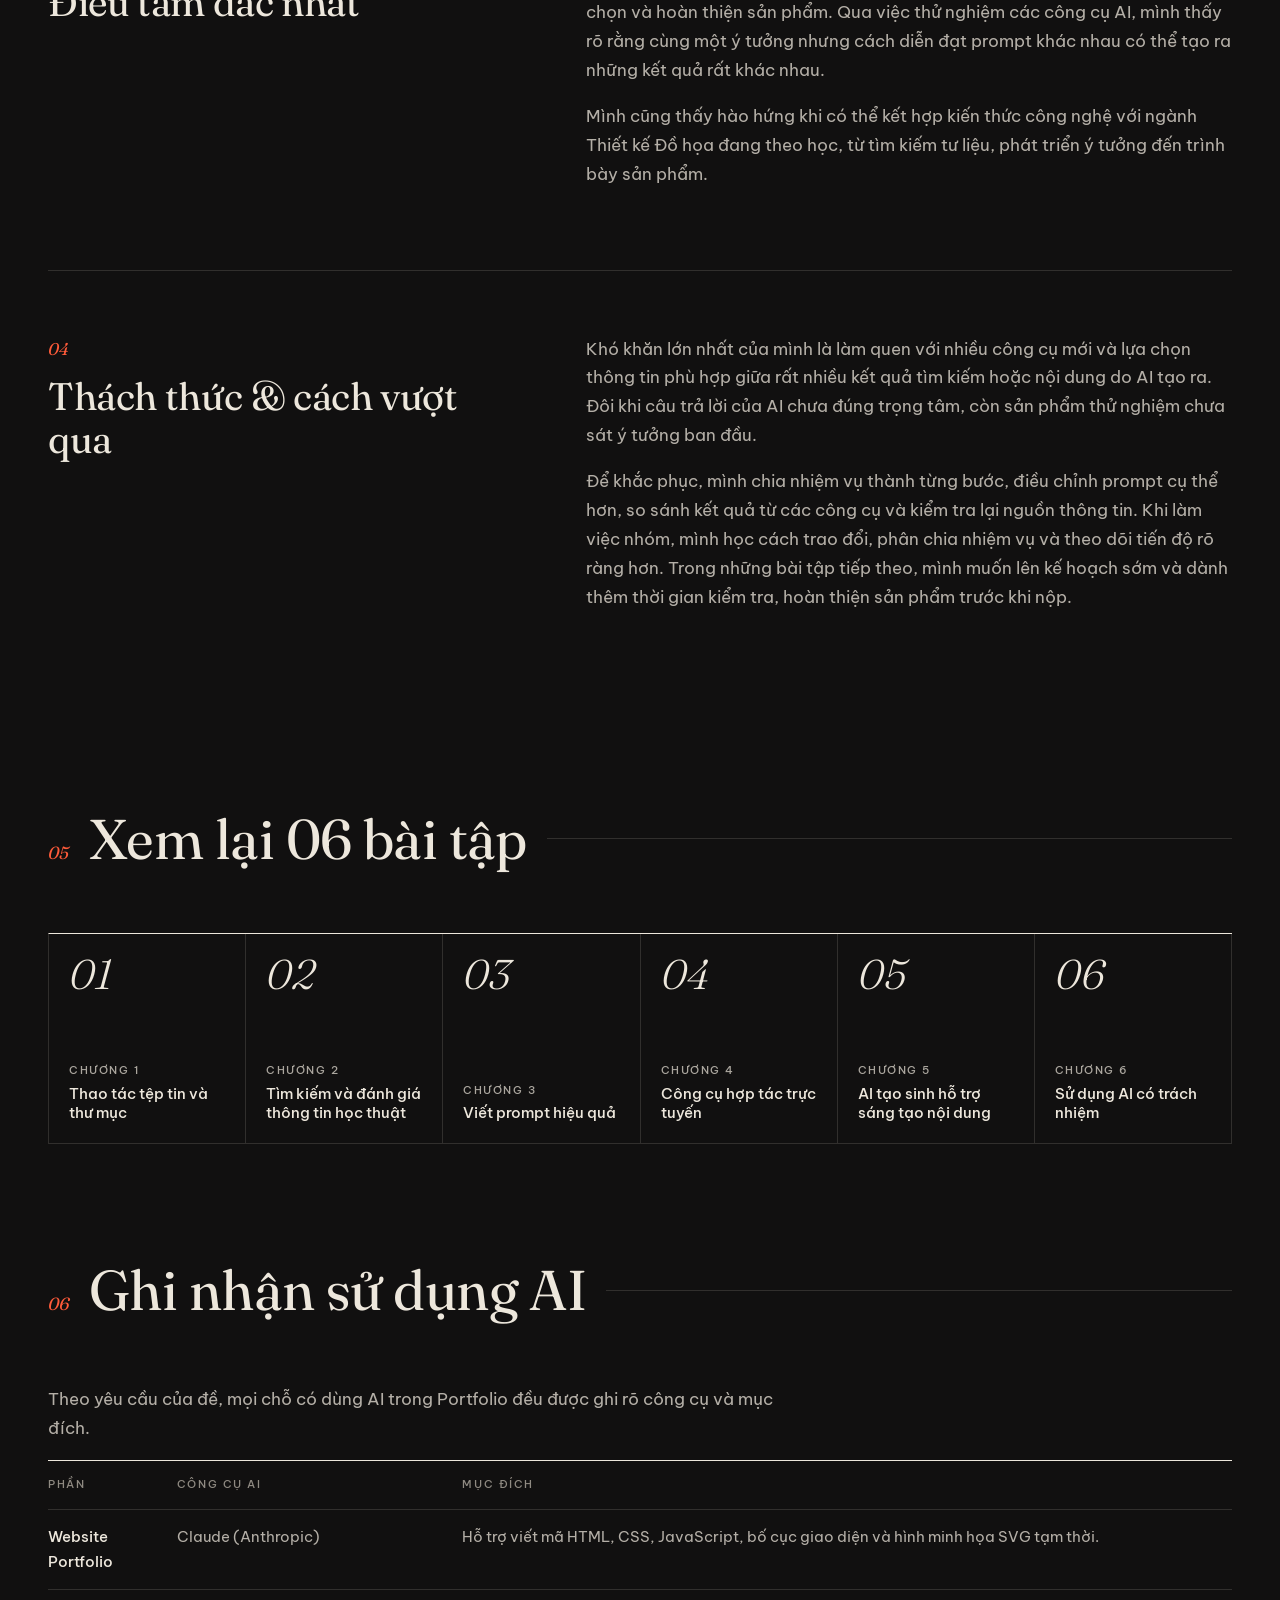
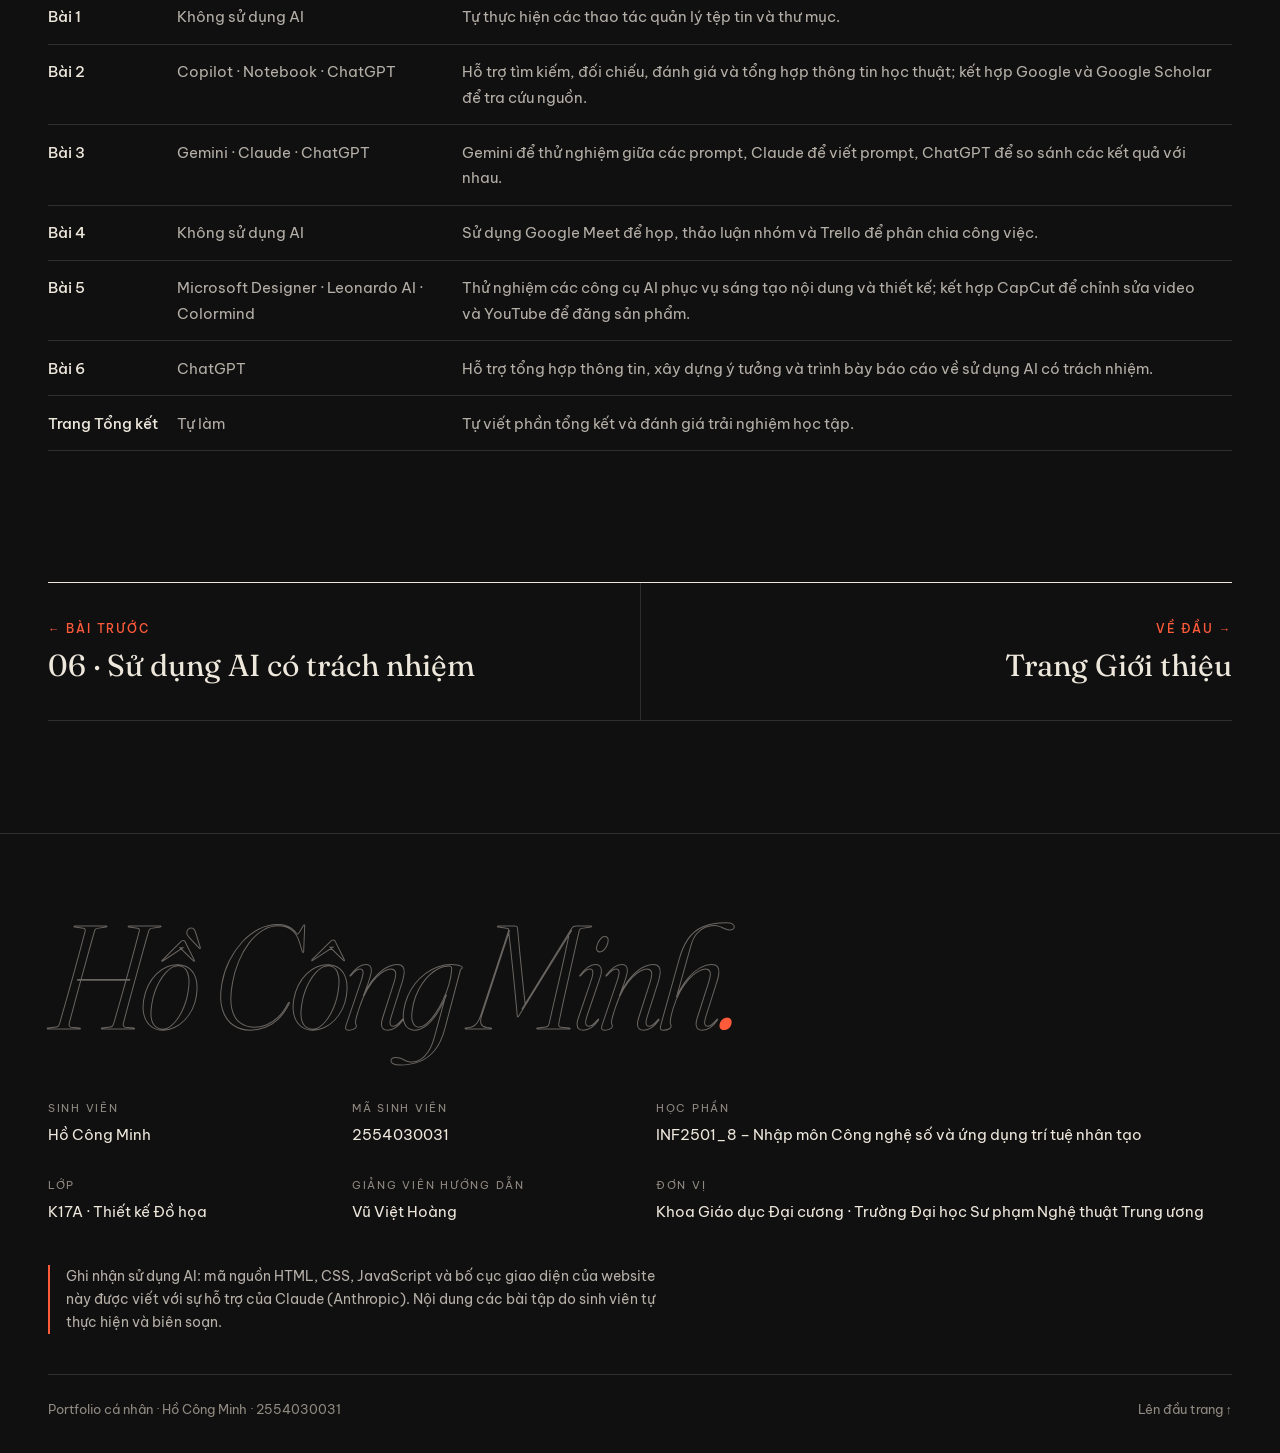
<file: conclusion.html>
<!DOCTYPE html>
<html lang="vi">
<head>
  <meta charset="UTF-8">
  <meta name="viewport" content="width=device-width, initial-scale=1">
  <title>Tổng kết — Nhìn lại học phần INF2501_8 · Hồ Công Minh</title>
  <meta name="description" content="Tổng kết học phần INF2501_8: trải nghiệm cá nhân, kiến thức và kỹ năng quan trọng nhất, điều tâm đắc và thách thức của Hồ Công Minh.">
  <link rel="icon" href="images/favicon.svg" type="image/svg+xml">
  <link rel="preconnect" href="https://fonts.googleapis.com">
  <link rel="preconnect" href="https://fonts.gstatic.com" crossorigin>
  <link rel="stylesheet" href="https://fonts.googleapis.com/css2?family=Be+Vietnam+Pro:ital,wght@0,300;0,400;0,500;0,700;1,400&family=Fraunces:ital,opsz,wght@0,9..144,300..700;1,9..144,300..700&display=swap">
  <link rel="stylesheet" href="css/style.css">
  <script src="js/main.js" defer></script>
</head>

<body data-page="conclusion">
  <a class="skip-link" href="#main">Bỏ qua menu</a>
  <header class="site-header" id="site-header"></header>

  <main id="main">

    <!-- ============ TIÊU ĐỀ TRANG ============ -->
    <header class="page-hero container">
      <span class="reg reg--tr" aria-hidden="true"></span>
      <p class="eyebrow load-in" style="--d:0">Tổng kết · Học phần INF2501_8</p>
      <h1 class="page-title-xl load-in" style="--d:1">Nhìn <em>lại.</em></h1>
      <p class="page-intro load-in" style="--d:2">
        Những gì mình đã trải qua, học được và còn muốn làm tốt hơn sau 06 bài tập
        của học phần Nhập môn Công nghệ số và ứng dụng trí tuệ nhân tạo.
      </p>
    </header>

    <div class="container">

      <!-- ===== 01. TRẢI NGHIỆM CÁ NHÂN ===== -->
      <section class="qa" data-reveal aria-labelledby="qa1">
        <div>
          <span class="qa-num">01</span>
          <h2 class="qa-title" id="qa1">Trải nghiệm cá nhân</h2>
        </div>
        <div class="qa-answer prose">
          <p>Trước khi học học phần này, mình chủ yếu sử dụng công nghệ số để tìm kiếm thông tin, học tập và giải trí. Mình biết đến AI nhưng chưa hiểu rõ cách đặt câu hỏi để nhận được kết quả phù hợp, cũng như cách kiểm tra độ tin cậy của thông tin do AI cung cấp.</p>
          <p>Sau sáu bài tập, mình đã biết cách tổ chức tệp tin, tìm kiếm và đánh giá tài liệu học thuật, viết prompt rõ ràng hơn, phối hợp công việc nhóm qua các công cụ trực tuyến và sử dụng AI để hỗ trợ sáng tạo nội dung. Thay vì chỉ nhận kết quả có sẵn, mình chú ý hơn đến việc kiểm chứng, lựa chọn và chỉnh sửa thông tin.</p>
          <p>Bài tập về AI tạo sinh hỗ trợ sáng tạo nội dung để lại cho mình nhiều ấn tượng vì được trực tiếp thử nghiệm các công cụ và vận dụng chúng vào một sản phẩm liên quan đến mỹ thuật, thiết kế.</p>
        </div>
      </section>

      <!-- ===== 02. KIẾN THỨC, KỸ NĂNG QUAN TRỌNG NHẤT ===== -->
      <section class="qa" data-reveal aria-labelledby="qa2">
        <div>
          <span class="qa-num">02</span>
          <h2 class="qa-title" id="qa2">Kiến thức &amp; kỹ năng quan trọng nhất</h2>
        </div>
        <div class="qa-answer prose">
          <ul class="dash-list">
            <li><strong>Tìm kiếm và đánh giá thông tin:</strong> Giúp mình lựa chọn tài liệu đáng tin cậy, tìm nguồn tham khảo cho ý tưởng và nghiên cứu các xu hướng trong Thiết kế Đồ họa.</li>
            <li><strong>Viết prompt và làm việc với AI:</strong> Giúp diễn đạt yêu cầu rõ ràng, thử nghiệm nhiều phương án hình ảnh hoặc nội dung, từ đó tiết kiệm thời gian trong giai đoạn lên ý tưởng.</li>
            <li><strong>Sử dụng AI có trách nhiệm:</strong> Nhắc mình kiểm chứng kết quả, tôn trọng bản quyền, minh bạch khi sử dụng AI và giữ vai trò chủ động trong quá trình sáng tạo.</li>
          </ul>
        </div>
      </section>

      <!-- ===== 03. ĐIỀU TÂM ĐẮC NHẤT ===== -->
      <section class="qa" data-reveal aria-labelledby="qa3">
        <div>
          <span class="qa-num">03</span>
          <h2 class="qa-title" id="qa3">Điều tâm đắc nhất</h2>
        </div>
        <div class="qa-answer prose">
          <p>Điều mình tâm đắc nhất là nhận ra AI có thể hỗ trợ rất nhiều công đoạn sáng tạo, nhưng kết quả tốt vẫn phụ thuộc vào cách con người đặt yêu cầu, lựa chọn và hoàn thiện sản phẩm. Qua việc thử nghiệm các công cụ AI, mình thấy rõ rằng cùng một ý tưởng nhưng cách diễn đạt prompt khác nhau có thể tạo ra những kết quả rất khác nhau.</p>
          <p>Mình cũng thấy hào hứng khi có thể kết hợp kiến thức công nghệ với ngành Thiết kế Đồ họa đang theo học, từ tìm kiếm tư liệu, phát triển ý tưởng đến trình bày sản phẩm.</p>
        </div>
      </section>

      <!-- ===== 04. THÁCH THỨC ===== -->
      <section class="qa" data-reveal aria-labelledby="qa4">
        <div>
          <span class="qa-num">04</span>
          <h2 class="qa-title" id="qa4">Thách thức &amp; cách vượt qua</h2>
        </div>
        <div class="qa-answer prose">
          <p>Khó khăn lớn nhất của mình là làm quen với nhiều công cụ mới và lựa chọn thông tin phù hợp giữa rất nhiều kết quả tìm kiếm hoặc nội dung do AI tạo ra. Đôi khi câu trả lời của AI chưa đúng trọng tâm, còn sản phẩm thử nghiệm chưa sát ý tưởng ban đầu.</p>
          <p>Để khắc phục, mình chia nhiệm vụ thành từng bước, điều chỉnh prompt cụ thể hơn, so sánh kết quả từ các công cụ và kiểm tra lại nguồn thông tin. Khi làm việc nhóm, mình học cách trao đổi, phân chia nhiệm vụ và theo dõi tiến độ rõ ràng hơn. Trong những bài tập tiếp theo, mình muốn lên kế hoạch sớm và dành thêm thời gian kiểm tra, hoàn thiện sản phẩm trước khi nộp.</p>
        </div>
      </section>

      <!-- ===== 05. LINK TỚI CÁC TRANG BÀI TẬP ===== -->
      <section class="section" style="padding-bottom:0" aria-labelledby="xem-lai">
        <div class="plate-head" data-reveal>
          <span class="plate-head-num">05</span>
          <h2 class="plate-head-title" id="xem-lai">Xem lại 06 bài tập</h2>
          <span class="plate-head-rule"></span>
        </div>
        <ol class="mini-index" data-reveal>
          <li><a href="bai1.html"><span class="mini-num">01</span><span class="mini-title"><span class="mini-ch">Chương 1</span>Thao tác tệp tin và thư mục</span></a></li>
          <li><a href="bai2.html"><span class="mini-num">02</span><span class="mini-title"><span class="mini-ch">Chương 2</span>Tìm kiếm và đánh giá thông tin học thuật</span></a></li>
          <li><a href="bai3.html"><span class="mini-num">03</span><span class="mini-title"><span class="mini-ch">Chương 3</span>Viết prompt hiệu quả</span></a></li>
          <li><a href="bai4.html"><span class="mini-num">04</span><span class="mini-title"><span class="mini-ch">Chương 4</span>Công cụ hợp tác trực tuyến</span></a></li>
          <li><a href="bai5.html"><span class="mini-num">05</span><span class="mini-title"><span class="mini-ch">Chương 5</span>AI tạo sinh hỗ trợ sáng tạo nội dung</span></a></li>
          <li><a href="bai6.html"><span class="mini-num">06</span><span class="mini-title"><span class="mini-ch">Chương 6</span>Sử dụng AI có trách nhiệm</span></a></li>
        </ol>
      </section>

      <!-- ===== 06. GHI NHẬN SỬ DỤNG AI (toàn bộ Portfolio) ===== -->
      <section class="section" aria-labelledby="ghi-nhan-ai">
        <div class="plate-head" data-reveal>
          <span class="plate-head-num">06</span>
          <h2 class="plate-head-title" id="ghi-nhan-ai">Ghi nhận sử dụng AI</h2>
          <span class="plate-head-rule"></span>
        </div>
        <p class="prose" data-reveal>
          Theo yêu cầu của đề, mọi chỗ có dùng AI trong Portfolio đều được ghi rõ công cụ và mục đích.
        </p>
        <div class="table-wrap" data-reveal>
          <table class="data-table">
            <thead>
              <tr><th scope="col">Phần</th><th scope="col">Công cụ AI</th><th scope="col">Mục đích</th></tr>
            </thead>
            <tbody>
              <tr><td>Website Portfolio</td><td>Claude (Anthropic)</td><td>Hỗ trợ viết mã HTML, CSS, JavaScript, bố cục giao diện và hình minh họa SVG tạm thời.</td></tr>
              <tr><td>Bài 1</td><td>Không sử dụng AI</td><td>Tự thực hiện các thao tác quản lý tệp tin và thư mục.</td></tr>
              <tr><td>Bài 2</td><td>Copilot · Notebook · ChatGPT</td><td>Hỗ trợ tìm kiếm, đối chiếu, đánh giá và tổng hợp thông tin học thuật; kết hợp Google và Google Scholar để tra cứu nguồn.</td></tr>
              <tr><td>Bài 3</td><td>Gemini · Claude · ChatGPT</td><td>Gemini để thử nghiệm giữa các prompt, Claude để viết prompt, ChatGPT để so sánh các kết quả với nhau.</td></tr>
              <tr><td>Bài 4</td><td>Không sử dụng AI</td><td>Sử dụng Google Meet để họp, thảo luận nhóm và Trello để phân chia công việc.</td></tr>
              <tr><td>Bài 5</td><td>Microsoft Designer · Leonardo AI · Colormind</td><td>Thử nghiệm các công cụ AI phục vụ sáng tạo nội dung và thiết kế; kết hợp CapCut để chỉnh sửa video và YouTube để đăng sản phẩm.</td></tr>
              <tr><td>Bài 6</td><td>ChatGPT</td><td>Hỗ trợ tổng hợp thông tin, xây dựng ý tưởng và trình bày báo cáo về sử dụng AI có trách nhiệm.</td></tr>
              <tr><td>Trang Tổng kết</td><td>Tự làm</td><td>Tự viết phần tổng kết và đánh giá trải nghiệm học tập.</td></tr>
            </tbody>
          </table>
        </div>
      </section>

    </div>

    <!-- Nút quay lại -->
    <nav class="pager container" aria-label="Chuyển trang">
      <a class="pager-link" href="bai6.html">
        <span class="pager-label">← Bài trước</span>
        <span class="pager-title">06 · Sử dụng AI có trách nhiệm</span>
      </a>
      <a class="pager-link pager-next" href="index.html">
        <span class="pager-label">Về đầu →</span>
        <span class="pager-title">Trang Giới thiệu</span>
      </a>
    </nav>

  </main>

  <footer class="site-footer" id="site-footer"></footer>
</body>
</html>
</file>
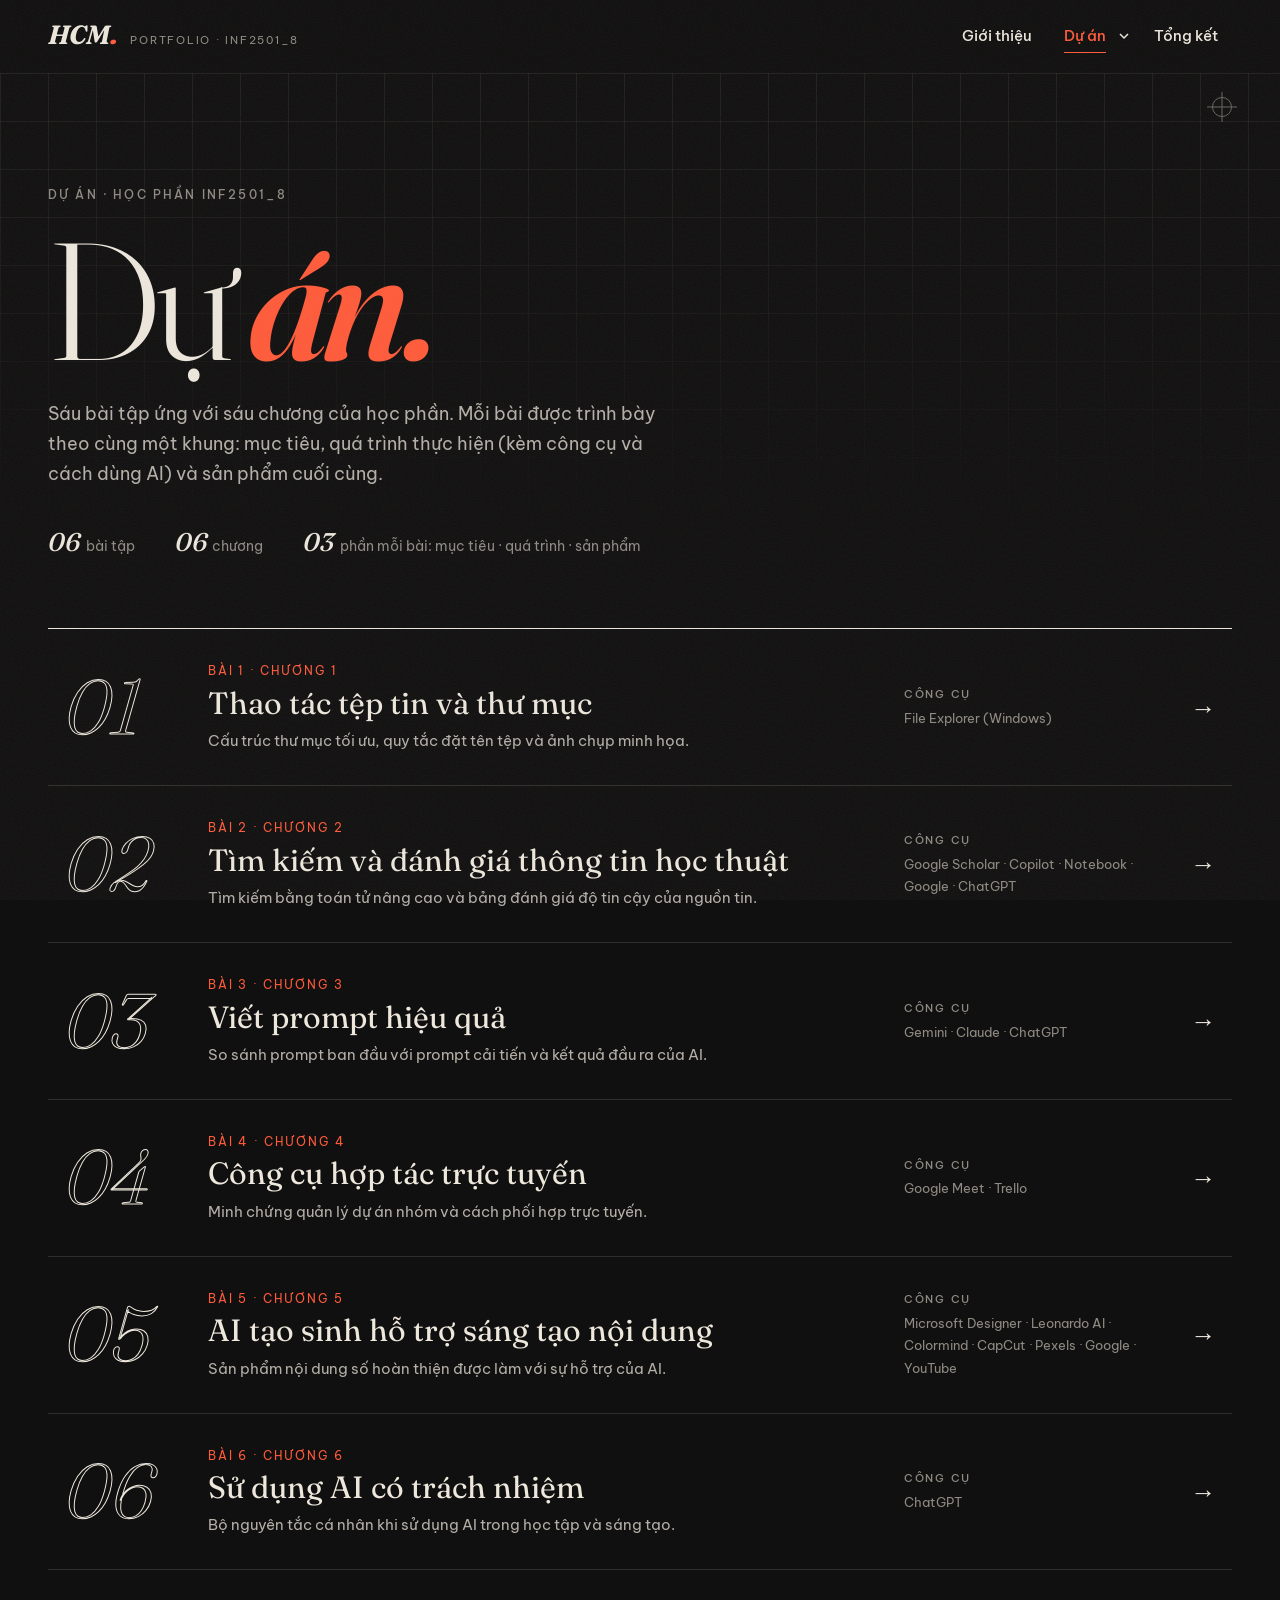
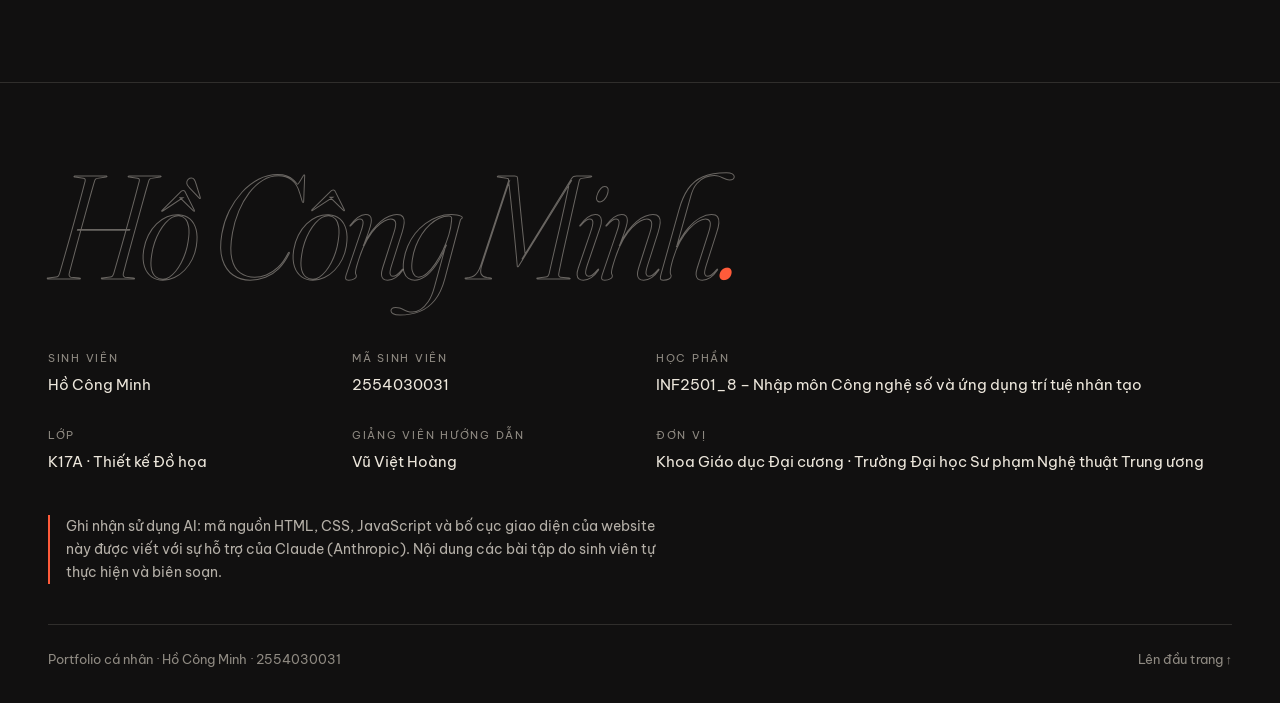
<file: projects.html>
<!DOCTYPE html>
<html lang="vi">
<head>
  <meta charset="UTF-8">
  <meta name="viewport" content="width=device-width, initial-scale=1">
  <title>Dự án — 06 bài tập INF2501_8 · Hồ Công Minh</title>
  <meta name="description" content="Danh mục 06 bài tập của học phần INF2501_8 – Nhập môn Công nghệ số và ứng dụng trí tuệ nhân tạo, do Hồ Công Minh thực hiện.">
  <link rel="icon" href="images/favicon.svg" type="image/svg+xml">
  <link rel="preconnect" href="https://fonts.googleapis.com">
  <link rel="preconnect" href="https://fonts.gstatic.com" crossorigin>
  <link rel="stylesheet" href="https://fonts.googleapis.com/css2?family=Be+Vietnam+Pro:ital,wght@0,300;0,400;0,500;0,700;1,400&family=Fraunces:ital,opsz,wght@0,9..144,300..700;1,9..144,300..700&display=swap">
  <link rel="stylesheet" href="css/style.css">
  <script src="js/main.js" defer></script>
</head>

<body data-page="projects">
  <a class="skip-link" href="#main">Bỏ qua menu</a>
  <header class="site-header" id="site-header"></header>

  <main id="main">

    <!-- ============ TIÊU ĐỀ TRANG ============ -->
    <header class="page-hero container">
      <span class="reg reg--tr" aria-hidden="true"></span>
      <p class="eyebrow load-in" style="--d:0">Dự án · Học phần INF2501_8</p>
      <h1 class="page-title-xl load-in" style="--d:1">Dự <em>án.</em></h1>
      <p class="page-intro load-in" style="--d:2">
        Sáu bài tập ứng với sáu chương của học phần. Mỗi bài được trình bày theo cùng một khung:
        mục tiêu, quá trình thực hiện (kèm công cụ và cách dùng AI) và sản phẩm cuối cùng.
      </p>
      <ul class="stat-row load-in" style="--d:3">
        <li><strong>06</strong>bài tập</li>
        <li><strong>06</strong>chương</li>
        <li><strong>03</strong>phần mỗi bài: mục tiêu · quá trình · sản phẩm</li>
      </ul>
    </header>

    <!-- ============ DANH MỤC 6 BÀI ============
         Mỗi <li> là một bài. Phần "Công cụ" chỗ nào còn [CÔNG CỤ …] thì thay bằng tên công cụ thật. -->
    <section class="container" aria-label="Danh mục 6 bài tập">
      <ol class="project-index">

        <li data-reveal>
          <a class="project-link" href="bai1.html">
            <span class="project-num" aria-hidden="true">01</span>
            <span>
              <span class="project-ch">Bài 1 · Chương 1</span>
              <span class="project-title">Thao tác tệp tin và thư mục</span>
              <span class="project-desc">Cấu trúc thư mục tối ưu, quy tắc đặt tên tệp và ảnh chụp minh họa.</span>
            </span>
            <span class="project-tools"><b>Công cụ</b>File Explorer (Windows)</span>
            <span class="project-arrow" aria-hidden="true">→</span>
          </a>
        </li>

        <li data-reveal>
          <a class="project-link" href="bai2.html">
            <span class="project-num" aria-hidden="true">02</span>
            <span>
              <span class="project-ch">Bài 2 · Chương 2</span>
              <span class="project-title">Tìm kiếm và đánh giá thông tin học thuật</span>
              <span class="project-desc">Tìm kiếm bằng toán tử nâng cao và bảng đánh giá độ tin cậy của nguồn tin.</span>
            </span>
            <span class="project-tools"><b>Công cụ</b>Google Scholar · Copilot · Notebook · Google · ChatGPT</span>
            <span class="project-arrow" aria-hidden="true">→</span>
          </a>
        </li>

        <li data-reveal>
          <a class="project-link" href="bai3.html">
            <span class="project-num" aria-hidden="true">03</span>
            <span>
              <span class="project-ch">Bài 3 · Chương 3</span>
              <span class="project-title">Viết prompt hiệu quả</span>
              <span class="project-desc">So sánh prompt ban đầu với prompt cải tiến và kết quả đầu ra của AI.</span>
            </span>
            <span class="project-tools"><b>Công cụ</b>Gemini · Claude · ChatGPT</span>
            <span class="project-arrow" aria-hidden="true">→</span>
          </a>
        </li>

        <li data-reveal>
          <a class="project-link" href="bai4.html">
            <span class="project-num" aria-hidden="true">04</span>
            <span>
              <span class="project-ch">Bài 4 · Chương 4</span>
              <span class="project-title">Công cụ hợp tác trực tuyến</span>
              <span class="project-desc">Minh chứng quản lý dự án nhóm và cách phối hợp trực tuyến.</span>
            </span>
            <span class="project-tools"><b>Công cụ</b>Google Meet · Trello</span>
            <span class="project-arrow" aria-hidden="true">→</span>
          </a>
        </li>

        <li data-reveal>
          <a class="project-link" href="bai5.html">
            <span class="project-num" aria-hidden="true">05</span>
            <span>
              <span class="project-ch">Bài 5 · Chương 5</span>
              <span class="project-title">AI tạo sinh hỗ trợ sáng tạo nội dung</span>
              <span class="project-desc">Sản phẩm nội dung số hoàn thiện được làm với sự hỗ trợ của AI.</span>
            </span>
            <span class="project-tools"><b>Công cụ</b>Microsoft Designer · Leonardo AI · Colormind · CapCut · Pexels · Google · YouTube</span>
            <span class="project-arrow" aria-hidden="true">→</span>
          </a>
        </li>

        <li data-reveal>
          <a class="project-link" href="bai6.html">
            <span class="project-num" aria-hidden="true">06</span>
            <span>
              <span class="project-ch">Bài 6 · Chương 6</span>
              <span class="project-title">Sử dụng AI có trách nhiệm</span>
              <span class="project-desc">Bộ nguyên tắc cá nhân khi sử dụng AI trong học tập và sáng tạo.</span>
            </span>
            <span class="project-tools"><b>Công cụ</b>ChatGPT</span>
            <span class="project-arrow" aria-hidden="true">→</span>
          </a>
        </li>

      </ol>
    </section>

  </main>

  <footer class="site-footer" id="site-footer"></footer>
</body>
</html>
</file>
<file: css/style.css>
/* =========================================================================
   style.css — Portfolio Hồ Công Minh · INF2501
   MỘT file CSS duy nhất, dùng chung cho tất cả các trang.

   Ý tưởng thiết kế: "Sổ phác thảo đen" — nền mực đen ấm, chữ màu giấy ngà,
   một màu nhấn đỏ son, chi tiết in ấn (dấu đăng ký ⊕, lưới giấy, nét vẽ tay).

   MỤC LỤC
   01. Biến màu & font  (đổi màu ở đây là cả website đổi theo)
   02. Nền tảng         (reset, chữ, liên kết)
   03. Bố cục chung     (container, tiêu đề mục, dấu đăng ký)
   04. Đầu trang & menu (menu con, nút hamburger)
   05. Nút bấm
   06. Trang Giới thiệu (index.html)
   07. Trang Dự án      (projects.html)
   08. Trang bài tập    (bai1.html … bai6.html)
   09. Trang Tổng kết   (conclusion.html)
   10. Nút Quay lại / Bài kế tiếp
   11. Chân trang
   12. Placeholder      (chỗ chưa điền nội dung)
   13. Chuyển động
   14. Trang 404
   15. Responsive       (máy tính bảng, điện thoại)
   ========================================================================= */


/* ---------- 01. BIẾN MÀU & FONT ---------------------------------------- */
:root {
  /* Bảng màu: 4 màu */
  --ink: #111010;        /* Nền "mực đen" (đen ấm, không dùng đen tuyệt đối) */
  --paper: #ede7dc;      /* Chữ "giấy ngà" */
  --vermilion: #ff5b3a;  /* Màu nhấn "đỏ son" */
  --graphite: #8f8a82;   /* Màu phụ "than chì" cho chú thích */

  /* Các sắc độ suy ra từ 4 màu trên (không phải màu mới) */
  --ink-2: #1a1918;                        /* Nền thẻ, nhạt hơn nền chính */
  --paper-dim: rgba(237, 231, 220, 0.74);  /* Chữ đoạn văn */
  --line: rgba(237, 231, 220, 0.14);       /* Đường kẻ mảnh */
  --accent-soft: rgba(255, 91, 58, 0.12);  /* Nền đỏ son rất nhạt */

  /* Font chữ từ Google Fonts (đã nạp trong thẻ <head> của mỗi trang) */
  --font-display: "Fraunces", Georgia, "Times New Roman", serif;
  --font-body: "Be Vietnam Pro", "Segoe UI", Tahoma, sans-serif;
  --font-mono: ui-monospace, "Cascadia Mono", Consolas, monospace;

  /* Kích thước bố cục */
  --container: 1200px;
  --gutter: clamp(1.25rem, 4vw, 3rem);
  --header-h: 72px;
  --radius: 3px;
  --ease: cubic-bezier(0.2, 0.7, 0.2, 1);
}


/* ---------- 02. NỀN TẢNG ----------------------------------------------- */
*,
*::before,
*::after { box-sizing: border-box; }

html {
  scroll-behavior: smooth;
  scroll-padding-top: calc(var(--header-h) + 1rem);
  -webkit-text-size-adjust: 100%;
}

body {
  margin: 0;
  min-height: 100vh;
  display: flex;
  flex-direction: column;
  background: var(--ink);
  color: var(--paper);
  font-family: var(--font-body);
  font-size: clamp(1rem, 0.96rem + 0.2vw, 1.0625rem);
  line-height: 1.7;
  -webkit-font-smoothing: antialiased;
  overflow-x: hidden;
}

main { flex: 1; }

/* Lớp nhiễu hạt nhẹ phủ toàn trang, giống mặt giấy than chì */
body::after {
  content: "";
  position: fixed;
  inset: 0;
  z-index: 100;
  pointer-events: none;
  opacity: 0.06;
  background-image: url("data:image/svg+xml,%3Csvg xmlns='http://www.w3.org/2000/svg' width='160' height='160'%3E%3Cfilter id='n'%3E%3CfeTurbulence type='fractalNoise' baseFrequency='.85' numOctaves='3' stitchTiles='stitch'/%3E%3C/filter%3E%3Crect width='100%25' height='100%25' filter='url(%23n)'/%3E%3C/svg%3E");
}

img, iframe, video, svg { display: block; max-width: 100%; }
img { height: auto; }

a { color: inherit; }

:focus-visible {
  outline: 2px solid var(--vermilion);
  outline-offset: 3px;
}

::selection { background: var(--vermilion); color: var(--ink); }

h1, h2, h3, h4 {
  margin: 0 0 0.5em;
  font-family: var(--font-display);
  font-weight: 500;
  line-height: 1.1;
  letter-spacing: -0.01em;
}

p { margin: 0 0 1em; }

/* Chữ chỉ dành cho trình đọc màn hình (người khiếm thị) */
.sr-only {
  position: absolute !important;
  width: 1px; height: 1px;
  overflow: hidden;
  clip: rect(0 0 0 0);
  white-space: nowrap;
}

/* Liên kết "Bỏ qua menu" hiện ra khi bấm phím Tab */
.skip-link {
  position: absolute;
  left: 1rem; top: -100px;
  z-index: 200;
  padding: 0.6rem 1rem;
  background: var(--vermilion);
  color: var(--ink);
  font-weight: 700;
  text-decoration: none;
}
.skip-link:focus { top: 1rem; }

/* Đoạn văn bản dài: liên kết màu đỏ son, gạch chân */
.prose { color: var(--paper-dim); max-width: 68ch; }
.prose strong { color: var(--paper); font-weight: 500; }
.prose a, .text-link {
  color: var(--vermilion);
  text-decoration: underline;
  text-decoration-thickness: 1px;
  text-underline-offset: 0.2em;
}
.prose a:hover, .text-link:hover { color: var(--paper); }


/* ---------- 03. BỐ CỤC CHUNG ------------------------------------------- */
.container {
  width: min(100% - 2 * var(--gutter), var(--container));
  margin-inline: auto;
}

.section { padding-block: clamp(4rem, 9vw, 8rem); }

/* Chữ nhỏ in hoa phía trên tiêu đề */
.eyebrow {
  margin: 0;
  font-size: 0.75rem;
  font-weight: 500;
  letter-spacing: 0.18em;
  text-transform: uppercase;
  color: var(--graphite);
}

/* Tiêu đề mục kiểu "tấm in": số thứ tự + tên + đường kẻ */
.plate-head {
  display: grid;
  grid-template-columns: auto auto 1fr;
  align-items: baseline;
  gap: 1.25rem;
  margin-bottom: clamp(2.5rem, 5vw, 4rem);
}
.plate-head-num {
  font-family: var(--font-display);
  font-style: italic;
  font-size: 1.1rem;
  color: var(--vermilion);
}
.plate-head-title {
  margin: 0;
  font-size: clamp(2rem, 4.5vw, 3.5rem);
  font-weight: 400;
}
.plate-head-rule { height: 1px; background: var(--line); align-self: center; }

/* Dấu đăng ký in ấn ⊕ đặt ở góc các khối lớn */
.reg {
  position: absolute;
  width: 20px; height: 20px;
  border: 1px solid var(--graphite);
  border-radius: 50%;
  opacity: 0.7;
  pointer-events: none;
}
.reg::before,
.reg::after { content: ""; position: absolute; background: var(--graphite); }
.reg::before { left: 50%; top: -6px; bottom: -6px; width: 1px; transform: translateX(-50%); }
.reg::after  { top: 50%; left: -6px; right: -6px; height: 1px; transform: translateY(-50%); }
.reg--tl { top: 1.5rem; left: 0; }
.reg--tr { top: 1.5rem; right: 0; }
.reg--br { bottom: 1.5rem; right: 0; }

/* Danh sách có gạch đầu dòng ngắn */
.dash-list { list-style: none; margin: 0 0 1.5rem; padding: 0; }
.dash-list li { position: relative; padding-left: 1.75rem; margin-bottom: 0.75rem; }
.dash-list li::before {
  content: "";
  position: absolute;
  left: 0; top: 0.85em;
  width: 1rem; height: 1px;
  background: var(--vermilion);
}


/* ---------- 04. ĐẦU TRANG & MENU --------------------------------------- */
.site-header {
  position: sticky;
  top: 0;
  z-index: 60;
  border-bottom: 1px solid transparent;
  transition: border-color 0.3s;
}
/* Lớp nền mờ đặt ở ::before để không làm hỏng menu toàn màn hình trên điện thoại */
.site-header::before {
  content: "";
  position: absolute;
  inset: 0;
  z-index: -1;
  background: rgba(17, 16, 16, 0.84);
  -webkit-backdrop-filter: blur(10px);
  backdrop-filter: blur(10px);
}
.site-header.is-scrolled { border-bottom-color: var(--line); }

.header-inner {
  height: var(--header-h);
  display: flex;
  align-items: center;
  justify-content: space-between;
  gap: 2rem;
}

/* Logo chữ "HCM." */
.brand { display: flex; align-items: baseline; gap: 0.85rem; text-decoration: none; }
.brand-mark {
  font-family: var(--font-display);
  font-style: italic;
  font-weight: 700;
  font-size: 1.65rem;
  letter-spacing: -0.03em;
  line-height: 1;
}
.brand-mark span { color: var(--vermilion); }
.brand-sub {
  font-size: 0.68rem;
  letter-spacing: 0.16em;
  text-transform: uppercase;
  color: var(--graphite);
}

.nav-list { list-style: none; margin: 0; padding: 0; display: flex; align-items: center; gap: 0.25rem; }

.nav-link {
  position: relative;
  display: inline-block;
  padding: 0.5rem 0.9rem;
  font-size: 0.95rem;
  font-weight: 500;
  text-decoration: none;
  transition: color 0.2s;
}
.nav-link::after {
  content: "";
  position: absolute;
  left: 0.9rem; right: 0.9rem; bottom: 0.25rem;
  height: 1px;
  background: currentColor;
  transform: scaleX(0);
  transform-origin: left;
  transition: transform 0.35s var(--ease);
}
.nav-link:hover::after,
.nav-link.is-active::after { transform: scaleX(1); }
.nav-link.is-active { color: var(--vermilion); }

/* Mục "Dự án" gồm chữ (link) + nút mũi tên mở menu con */
.has-sub { position: relative; }
.nav-row { display: flex; align-items: center; }
.sub-toggle {
  display: grid;
  place-items: center;
  margin-left: -0.55rem;
  padding: 0.5rem 0.35rem;
  background: none;
  border: 0;
  color: inherit;
  cursor: pointer;
}
.sub-toggle svg { width: 12px; height: 12px; transition: transform 0.3s var(--ease); }
.has-sub.is-open .sub-toggle svg { transform: rotate(180deg); }

/* Menu con: 6 bài tập */
.submenu { list-style: none; margin: 0; padding: 0.5rem; }
.submenu a {
  display: grid;
  grid-template-columns: 2.4rem 1fr;
  align-items: baseline;
  gap: 0.6rem;
  padding: 0.65rem 0.75rem;
  border-radius: var(--radius);
  text-decoration: none;
  transition: background 0.2s;
}
.submenu a:hover,
.submenu a:focus-visible { background: rgba(237, 231, 220, 0.06); }
.submenu a.is-active { background: var(--accent-soft); }
.sub-num {
  font-family: var(--font-display);
  font-style: italic;
  font-size: 1.2rem;
  color: var(--vermilion);
}
.sub-title { display: block; font-size: 0.92rem; font-weight: 500; line-height: 1.35; }
.sub-ch {
  display: block;
  margin-top: 0.15rem;
  font-size: 0.7rem;
  letter-spacing: 0.12em;
  text-transform: uppercase;
  color: var(--graphite);
}
.submenu .sub-all {
  display: block;
  margin-top: 0.35rem;
  padding: 0.75rem;
  border-top: 1px solid var(--line);
  border-radius: 0;
  font-size: 0.85rem;
  color: var(--graphite);
}
.submenu .sub-all:hover { color: var(--paper); }

/* Nút hamburger: chỉ hiện trên điện thoại (xem mục 15) */
.nav-toggle {
  display: none;
  position: relative;
  width: 46px; height: 46px;
  background: none;
  border: 1px solid var(--line);
  border-radius: 50%;
  color: var(--paper);
  cursor: pointer;
}
.nav-toggle-bars,
.nav-toggle-bars::before,
.nav-toggle-bars::after {
  position: absolute;
  left: 50%;
  width: 18px; height: 1.5px;
  margin-left: -9px;
  background: currentColor;
  transition: transform 0.3s var(--ease), background 0.2s;
}
.nav-toggle-bars { top: 50%; }
.nav-toggle-bars::before,
.nav-toggle-bars::after { content: ""; left: 0; margin-left: 0; }
.nav-toggle-bars::before { transform: translateY(-6px); }
.nav-toggle-bars::after  { transform: translateY(6px); }
.nav-open .nav-toggle-bars { background: transparent; }
.nav-open .nav-toggle-bars::before { transform: rotate(45deg); }
.nav-open .nav-toggle-bars::after  { transform: rotate(-45deg); }

/* Menu con trên MÁY TÍNH: thả xuống khi rê chuột hoặc bấm mũi tên */
@media (min-width: 861px) {
  .submenu {
    position: absolute;
    top: calc(100% + 10px);
    right: -0.5rem; /* canh phải để menu con không tràn khỏi mép màn hình */
    width: min(400px, 90vw);
    background: var(--ink-2);
    border: 1px solid var(--line);
    box-shadow: 0 30px 60px -20px rgba(0, 0, 0, 0.75);
    opacity: 0;
    visibility: hidden;
    transform: translateY(8px);
    transition: opacity 0.25s, transform 0.25s var(--ease), visibility 0s linear 0.25s;
  }
  /* "Cầu nối" vô hình để chuột đi từ chữ "Dự án" xuống menu con không bị tắt */
  .submenu::before { content: ""; position: absolute; left: 0; right: 0; top: -12px; height: 12px; }
  .has-sub.is-open .submenu {
    opacity: 1;
    visibility: visible;
    transform: none;
    transition-delay: 0s;
  }
}
@media (min-width: 861px) and (hover: hover) {
  .has-sub:hover .submenu { opacity: 1; visibility: visible; transform: none; transition-delay: 0s; }
  .has-sub:hover .sub-toggle svg { transform: rotate(180deg); }
}


/* ---------- 05. NÚT BẤM ------------------------------------------------- */
.btn {
  display: inline-flex;
  align-items: center;
  gap: 0.6rem;
  padding: 0.85rem 1.4rem;
  border: 1px solid var(--paper);
  border-radius: 999px;
  background: transparent;
  color: var(--paper);
  font: 500 0.92rem/1.2 var(--font-body);
  text-decoration: none;
  cursor: pointer;
  transition: background 0.25s, color 0.25s, border-color 0.25s;
}
.btn .arrow { display: inline-block; transition: transform 0.25s var(--ease); }
.btn:hover .arrow { transform: translateX(4px); }

.btn-primary { background: var(--vermilion); border-color: var(--vermilion); color: var(--ink); }
.btn-primary:hover { background: var(--paper); border-color: var(--paper); }
.btn-ghost:hover { background: var(--paper); color: var(--ink); }
.btn-small { padding: 0.6rem 1.05rem; font-size: 0.85rem; }

.btn-row { display: flex; flex-wrap: wrap; gap: 0.75rem; }


/* ---------- 06. TRANG GIỚI THIỆU (index.html) --------------------------- */
.hero {
  position: relative;
  display: grid;
  grid-template-columns: minmax(0, 1.4fr) minmax(0, 0.85fr);
  align-items: end;
  gap: clamp(2rem, 5vw, 5rem);
  padding-block: clamp(3rem, 8vw, 6.5rem) clamp(3.5rem, 7vw, 6rem);
}

.hero-name {
  margin: 1.5rem 0 2rem;
  font-size: clamp(3.6rem, 11vw, 9.5rem);
  font-weight: 300;
  line-height: 0.95;
  letter-spacing: -0.035em;
}
.hero-name em { position: relative; display: inline-block; font-weight: 600; }
.hero-name .dot { color: var(--vermilion); font-style: normal; }

/* Nét gạch chân vẽ tay dưới chữ "Minh" */
.scribble {
  position: absolute;
  left: -3%; bottom: -0.1em;
  width: 100%; height: 0.3em;
  overflow: visible;
}
.scribble path {
  fill: none;
  stroke: var(--vermilion);
  stroke-width: 4;
  stroke-linecap: round;
  stroke-dasharray: 1;
  stroke-dashoffset: 1;
  animation: draw 1.3s 0.8s var(--ease) forwards;
}

.hero-role { max-width: 34rem; font-size: 1.15rem; color: var(--paper); }
.hero-role strong { font-weight: 500; color: var(--vermilion); }
.hero-lead { max-width: 34rem; color: var(--paper-dim); margin-bottom: 2.25rem; }

/* Ảnh đại diện trong khung giấy, nghiêng nhẹ như ảnh dán vào sổ */
.hero-portrait {
  position: relative;
  justify-self: end;
  width: 100%;
  max-width: 400px;
}
.portrait-frame {
  position: relative;
  margin: 0;
  transform: rotate(2.5deg);
  transition: transform 0.6s var(--ease);
  padding: 12px;
  background: var(--paper);
  box-shadow: 0 40px 70px -30px rgba(0, 0, 0, 0.9);
}
/* Miếng băng dính đỏ son */
.portrait-frame:hover { transform: rotate(0deg); }
.portrait-frame::before {
  content: "";
  position: absolute;
  top: -14px; left: 50%;
  width: 110px; height: 28px;
  background: rgba(255, 91, 58, 0.82);
  transform: translateX(-50%) rotate(-4deg);
}
.portrait-frame img {
  width: 100%;
  aspect-ratio: 4 / 5;
  object-fit: cover;
  background: var(--ink-2);
}
.portrait-cap {
  padding: 0.9rem 0.25rem 1rem;
  color: var(--ink);
  font-family: var(--font-display);
  font-style: italic;
  font-size: 0.95rem;
  line-height: 1.4;
}

/* Dòng chữ dọc ở mép phải */
.hero-vertical {
  position: absolute;
  right: calc(-1 * var(--gutter) + 0.6rem);
  top: 50%;
  margin: 0;
  writing-mode: vertical-rl;
  transform: translateY(-50%);
  font-size: 0.66rem;
  letter-spacing: 0.3em;
  text-transform: uppercase;
  color: var(--graphite);
}

/* Băng chữ chạy ngang màu đỏ son (bọc trong .marquee-wrap để không tràn ngang) */
.marquee-wrap { overflow: hidden; padding-block: 1.5rem; }
.marquee {
  overflow: hidden;
  width: 104%;
  margin-left: -2%;
  padding-block: 1rem;
  background: var(--vermilion);
  color: var(--ink);
  transform: rotate(-1.5deg);
}
.marquee-track {
  display: flex;
  width: max-content;
  animation: marquee 32s linear infinite;
}
.marquee-track span {
  padding-inline: 1.5rem;
  font-family: var(--font-display);
  font-style: italic;
  font-size: clamp(1.4rem, 3vw, 2.2rem);
  white-space: nowrap;
}
.marquee-track span::after { content: "/"; margin-left: 3rem; font-style: normal; opacity: 0.45; }

/* Mục 01 – Về mình */
.about-grid {
  display: grid;
  grid-template-columns: minmax(0, 5fr) minmax(0, 7fr);
  gap: clamp(2.5rem, 6vw, 6rem);
  align-items: start;
}
.spec-sheet { margin: 0; border-top: 1px solid var(--paper); }
.spec-sheet > div {
  display: grid;
  grid-template-columns: 8.5rem 1fr;
  gap: 1rem;
  padding-block: 0.9rem;
  border-bottom: 1px solid var(--line);
}
.spec-sheet dt {
  padding-top: 0.2rem;
  font-size: 0.72rem;
  letter-spacing: 0.15em;
  text-transform: uppercase;
  color: var(--graphite);
}
.spec-sheet dd { margin: 0; }

.big-text {
  margin: 1rem 0 2rem;
  font-family: var(--font-display);
  font-size: clamp(1.6rem, 3.2vw, 2.6rem);
  font-weight: 300;
  line-height: 1.25;
}
.big-text em { color: var(--vermilion); }

.tag-list { list-style: none; margin: 0; padding: 0; display: flex; flex-wrap: wrap; gap: 0.6rem; }
.tag-list li {
  padding: 0.45rem 1rem;
  border: 1px solid var(--line);
  border-radius: 999px;
  font-size: 0.88rem;
  transition: border-color 0.2s, color 0.2s;
}
.tag-list li:hover { border-color: var(--vermilion); color: var(--vermilion); }

/* Mục 02 – Mục tiêu & định hướng: 2 cột so le tạo nhịp */
.goals-grid {
  display: grid;
  grid-template-columns: repeat(2, minmax(0, 1fr));
  gap: clamp(2.5rem, 6vw, 6rem);
}
.goal-col--offset { margin-top: clamp(0rem, 7vw, 5rem); }
.goal-title { font-size: clamp(1.6rem, 2.6vw, 2.2rem); font-style: italic; }
.goal-intro { color: var(--paper-dim); }

.roman-list { list-style: none; margin: 1.5rem 0 0; padding: 0; counter-reset: roman; }
.roman-list li {
  counter-increment: roman;
  display: grid;
  grid-template-columns: 3rem 1fr;
  gap: 0.5rem;
  padding-block: 1.1rem;
  border-top: 1px solid var(--line);
}
.roman-list li:last-child { border-bottom: 1px solid var(--line); }
.roman-list li::before {
  content: counter(roman, lower-roman) ".";
  font-family: var(--font-display);
  font-style: italic;
  font-size: 1.15rem;
  color: var(--vermilion);
}

/* Mục 03 – Mục tiêu của Portfolio */
.purpose-grid {
  display: grid;
  grid-template-columns: minmax(0, 7fr) minmax(0, 5fr);
  gap: clamp(2.5rem, 6vw, 6rem);
  align-items: end;
}
.purpose-quote {
  position: relative;
  margin: 0;
  padding-top: 3rem;
  font-family: var(--font-display);
  font-size: clamp(2rem, 4.6vw, 4rem);
  font-weight: 300;
  line-height: 1.1;
  letter-spacing: -0.02em;
}
.purpose-quote::before {
  content: "\201C";
  position: absolute;
  top: -1.5rem; left: -0.4rem;
  font-size: 8rem;
  line-height: 1;
  color: var(--vermilion);
}
.purpose-quote em { color: var(--vermilion); }
.purpose-text { color: var(--paper-dim); }


/* ---------- 07. TRANG DỰ ÁN (projects.html) ---------------------------- */
/* Khung tiêu đề trang dùng chung cho Dự án, bài tập, Tổng kết */
.page-hero {
  position: relative;
  padding-block: clamp(4rem, 9vw, 7rem) clamp(2.5rem, 5vw, 4rem);
}
/* Lưới giấy kẻ ô mờ dần phía sau tiêu đề */
.page-hero::before {
  content: "";
  position: absolute;
  inset: 0 calc(-1 * var(--gutter));
  z-index: -1;
  background-image:
    linear-gradient(var(--line) 1px, transparent 1px),
    linear-gradient(90deg, var(--line) 1px, transparent 1px);
  background-size: 48px 48px;
  -webkit-mask-image: linear-gradient(to bottom, rgba(0, 0, 0, 0.55), transparent 85%);
  mask-image: linear-gradient(to bottom, rgba(0, 0, 0, 0.55), transparent 85%);
}
.page-title-xl {
  margin: 1.25rem 0 1.5rem;
  font-size: clamp(4rem, 13vw, 11rem);
  font-weight: 300;
  line-height: 0.9;
  letter-spacing: -0.04em;
}
.page-title-xl em { font-weight: 600; color: var(--vermilion); }
.page-intro { max-width: 40rem; font-size: 1.1rem; color: var(--paper-dim); }

.stat-row {
  display: flex;
  flex-wrap: wrap;
  gap: 0.5rem 2.5rem;
  margin: 2rem 0 0;
  padding: 0;
  list-style: none;
  font-size: 0.85rem;
  color: var(--graphite);
}
.stat-row strong {
  margin-right: 0.35rem;
  font-family: var(--font-display);
  font-style: italic;
  font-size: 1.6rem;
  font-weight: 500;
  color: var(--paper);
}

/* Danh mục 6 bài: dạng "mục lục tạp chí" thay vì lưới thẻ */
.project-index { list-style: none; margin: 0; padding: 0; border-top: 1px solid var(--paper); }
.project-link {
  position: relative;
  isolation: isolate;
  display: grid;
  grid-template-columns: 7.5rem minmax(0, 1fr) 15rem 3rem;
  align-items: center;
  gap: 1.5rem;
  padding: 2rem 1rem;
  border-bottom: 1px solid var(--line);
  text-decoration: none;
  transition: color 0.35s;
}
/* Mảng màu đỏ son quét ngang khi rê chuột */
.project-link::before {
  content: "";
  position: absolute;
  inset: 0;
  z-index: -1;
  background: var(--vermilion);
  transform: scaleX(0);
  transform-origin: left;
  transition: transform 0.5s var(--ease);
}
.project-link:hover,
.project-link:focus-visible { color: var(--ink); }
.project-link:hover::before,
.project-link:focus-visible::before { transform: scaleX(1); }

.project-num {
  font-family: var(--font-display);
  font-style: italic;
  font-size: clamp(3rem, 6vw, 5rem);
  font-weight: 300;
  line-height: 1;
  color: transparent;
  -webkit-text-stroke: 1px var(--paper);
  transition: color 0.35s;
}
.project-link:hover .project-num { color: var(--ink); -webkit-text-stroke-color: var(--ink); }

.project-ch {
  display: block;
  font-size: 0.72rem;
  letter-spacing: 0.16em;
  text-transform: uppercase;
  color: var(--vermilion);
  transition: color 0.35s;
}
.project-title {
  display: block;
  margin-block: 0.25rem 0.4rem;
  font-family: var(--font-display);
  font-size: clamp(1.35rem, 2.4vw, 2rem);
  line-height: 1.2;
}
.project-desc { display: block; font-size: 0.92rem; color: var(--paper-dim); transition: color 0.35s; }
.project-tools { font-size: 0.82rem; color: var(--graphite); transition: color 0.35s; }
.project-tools b {
  display: block;
  margin-bottom: 0.2rem;
  font-size: 0.68rem;
  font-weight: 500;
  letter-spacing: 0.16em;
  text-transform: uppercase;
}
.project-arrow {
  justify-self: end;
  font-size: 1.6rem;
  transition: transform 0.35s var(--ease);
}
.project-link:hover .project-ch,
.project-link:hover .project-desc,
.project-link:hover .project-tools { color: var(--ink); }
.project-link:hover .project-arrow { transform: translateX(6px) rotate(-45deg); }


/* ---------- 08. TRANG BÀI TẬP (bai1 … bai6) ---------------------------- */
.breadcrumb { display: flex; flex-wrap: wrap; gap: 0.6rem; font-size: 0.82rem; color: var(--graphite); }
.breadcrumb a { text-decoration: none; }
.breadcrumb a:hover { color: var(--vermilion); }

.exercise-hero-grid {
  display: grid;
  grid-template-columns: minmax(0, 1fr) auto;
  align-items: end;
  gap: 2rem;
  margin-top: 2rem;
}
.exercise-title {
  margin: 0;
  font-size: clamp(2.4rem, 6.5vw, 5.5rem);
  font-weight: 400;
  line-height: 1;
  letter-spacing: -0.03em;
}
.exercise-ch {
  display: block;
  margin-bottom: 1.25rem;
  font-family: var(--font-body);
  font-size: 0.8rem;
  font-weight: 500;
  letter-spacing: 0.18em;
  text-transform: uppercase;
  color: var(--vermilion);
}
/* Số bài cỡ rất lớn, chỉ có viền */
.plate-num {
  font-family: var(--font-display);
  font-style: italic;
  font-size: clamp(7rem, 20vw, 16rem);
  font-weight: 300;
  line-height: 0.78;
  letter-spacing: -0.05em;
  color: transparent;
  -webkit-text-stroke: 1px var(--graphite);
  user-select: none;
}

/* Hàng thông tin nhanh: công cụ, AI, sản phẩm */
.exercise-meta {
  display: grid;
  grid-template-columns: repeat(3, minmax(0, 1fr));
  margin: clamp(2rem, 5vw, 3.5rem) 0 0;
  border-top: 1px solid var(--paper);
}
.exercise-meta > div { padding: 1rem 1.25rem 0 0; }
.exercise-meta > div + div { padding-left: 1.25rem; border-left: 1px solid var(--line); }
.exercise-meta dt {
  margin-bottom: 0.3rem;
  font-size: 0.7rem;
  letter-spacing: 0.16em;
  text-transform: uppercase;
  color: var(--graphite);
}
.exercise-meta dd { margin: 0; font-size: 0.95rem; }

/* Bố cục 2 cột: mục lục dính bên trái + nội dung */
.exercise-layout {
  display: grid;
  grid-template-columns: 190px minmax(0, 1fr);
  gap: clamp(2rem, 5vw, 5rem);
  padding-block: 2rem 3rem;
}
.toc {
  position: sticky;
  top: calc(var(--header-h) + 2rem);
  align-self: start;
}
.toc ol { list-style: none; margin: 1rem 0 0; padding: 0; }
.toc a {
  display: flex;
  align-items: baseline;
  gap: 0.75rem;
  padding: 0.55rem 0;
  border-bottom: 1px solid var(--line);
  font-size: 0.9rem;
  text-decoration: none;
  color: var(--graphite);
  transition: color 0.2s;
}
.toc a span { font-family: var(--font-display); font-style: italic; color: var(--vermilion); }
.toc a:hover,
.toc a.is-current { color: var(--paper); }

/* Mỗi phần a, b, c */
.block { padding-block: 1rem 4.5rem; }
.block + .block { padding-top: 3.5rem; border-top: 1px solid var(--line); }
.block-head { display: flex; align-items: center; gap: 1.1rem; margin-bottom: 2rem; }
.block-head h2 { margin: 0; font-size: clamp(1.9rem, 3.6vw, 2.9rem); font-weight: 400; }
.block-letter {
  flex: none;
  display: grid;
  place-items: center;
  width: 3rem; height: 3rem;
  border: 1px solid var(--vermilion);
  border-radius: 50%;
  font-family: var(--font-display);
  font-size: 1.35rem;
  line-height: 1;
  padding-bottom: 0.15em;
  color: var(--vermilion);
}

/* Tiêu đề nhỏ bên trong một phần */
.sub-head {
  display: flex;
  align-items: center;
  gap: 1rem;
  margin: 3rem 0 1.25rem;
  font-family: var(--font-body);
  font-size: 0.78rem;
  font-weight: 500;
  letter-spacing: 0.16em;
  text-transform: uppercase;
  color: var(--graphite);
}
.sub-head::after { content: ""; flex: 1; height: 1px; background: var(--line); }

/* Các bước thực hiện: dạng dòng thời gian */
.steps { list-style: none; margin: 0; padding: 0; counter-reset: step; }
.steps li {
  position: relative;
  counter-increment: step;
  padding: 0 0 2rem 3.25rem;
  border-left: 1px solid var(--line);
  margin-left: 0.6rem;
}
.steps li:last-child { padding-bottom: 0.5rem; }
.steps li::before {
  content: "";
  position: absolute;
  left: -6px; top: 0.45rem;
  width: 11px; height: 11px;
  border-radius: 50%;
  background: var(--ink);
  border: 1px solid var(--vermilion);
}
/* Nhãn "Bước 01, Bước 02…" tự đánh số */
.steps h3::before {
  content: "Bước " counter(step, decimal-leading-zero);
  display: block;
  font-family: var(--font-body);
  font-weight: 500;
  margin-bottom: 0.3rem;
  font-size: 0.7rem;
  letter-spacing: 0.16em;
  text-transform: uppercase;
  color: var(--vermilion);
}
.steps h3 { margin-bottom: 0.4rem; font-size: 1.3rem; }
.steps p { margin: 0; color: var(--paper-dim); }

/* Bảng dữ liệu (công cụ, đánh giá nguồn tin…) */
.table-wrap { overflow-x: auto; margin-block: 0.5rem 1rem; border-top: 1px solid var(--paper); }
.data-table { width: 100%; min-width: 560px; border-collapse: collapse; font-size: 0.93rem; }
.data-table th,
.data-table td { padding: 0.9rem 1rem 0.9rem 0; border-bottom: 1px solid var(--line); text-align: left; vertical-align: top; }
.data-table th {
  font-size: 0.7rem;
  font-weight: 500;
  letter-spacing: 0.14em;
  text-transform: uppercase;
  color: var(--graphite);
}
.data-table td { color: var(--paper-dim); }
.data-table td:first-child { color: var(--paper); font-weight: 500; }
.data-table code { font-family: var(--font-mono); font-size: 0.88em; color: var(--paper); }

/* Nhãn nhỏ "AI" trong bảng */
.chip {
  display: inline-block;
  padding: 0.1rem 0.55rem;
  border: 1px solid currentColor;
  border-radius: 999px;
  font-size: 0.7rem;
  font-weight: 500;
  letter-spacing: 0.08em;
  text-transform: uppercase;
}
.chip--ai { color: var(--vermilion); }

/* Hộp ghi chú "Sử dụng AI" */
.ai-note {
  position: relative;
  margin: 2rem 0;
  padding: 1.5rem 1.5rem 1.5rem 1.75rem;
  background: var(--ink-2);
  border-left: 3px solid var(--vermilion);
}
.ai-note-label {
  display: block;
  margin-bottom: 0.5rem;
  font-size: 0.7rem;
  font-weight: 500;
  letter-spacing: 0.18em;
  text-transform: uppercase;
  color: var(--vermilion);
}
.ai-note p:last-child { margin-bottom: 0; }

/* Hai cột: Khó khăn / Cách giải quyết */
.split { display: grid; grid-template-columns: repeat(2, minmax(0, 1fr)); gap: 1px; background: var(--line); border: 1px solid var(--line); }
.split > div { padding: 1.5rem; background: var(--ink); }
.split h3 { font-size: 1.15rem; font-style: italic; }
.split > div:last-child h3 { color: var(--vermilion); }
.split ul { margin: 0; padding-left: 1.1rem; color: var(--paper-dim); }
.split li + li { margin-top: 0.5rem; }

/* Cây thư mục (Bài 1) */
.tree {
  margin: 0;
  padding: 1.5rem;
  overflow-x: auto;
  background: var(--ink-2);
  border: 1px solid var(--line);
  font-family: var(--font-mono);
  font-size: 0.9rem;
  line-height: 1.85;
  color: var(--paper);
}

/* So sánh prompt (Bài 3) */
.compare {
  display: grid;
  grid-template-columns: minmax(0, 1fr) auto minmax(0, 1fr);
  align-items: stretch;
  gap: 1rem;
}
.compare-card { display: flex; flex-direction: column; padding: 1.5rem; border: 1px solid var(--line); background: var(--ink-2); }
.compare-card--after { border-color: var(--vermilion); }
.compare-label { margin-bottom: 0.75rem; font-size: 0.7rem; font-weight: 500; letter-spacing: 0.16em; text-transform: uppercase; color: var(--graphite); }
.compare-card--after .compare-label { color: var(--vermilion); }
.compare-arrow { align-self: center; font-family: var(--font-display); font-size: 2rem; color: var(--vermilion); }
.prompt-text {
  flex: 1;
  margin: 0;
  white-space: pre-wrap;
  font-family: var(--font-mono);
  font-size: 0.88rem;
  line-height: 1.7;
  color: var(--paper);
}

/* Ảnh minh họa / thư viện ảnh */
.figure { margin: 0; }
.figure img { width: 100%; border: 1px solid var(--line); }
.figure figcaption { margin-top: 0.6rem; font-size: 0.82rem; color: var(--graphite); }
.gallery { display: grid; grid-template-columns: repeat(2, minmax(0, 1fr)); gap: 1.5rem; }
.gallery .figure:nth-child(2) { margin-top: 3rem; } /* so le cho có nhịp */

/* Khung nhúng sản phẩm (PDF, Google Docs, video…) */
.embed { margin: 0; }
.embed-frame { position: relative; background: var(--ink-2); border: 1px solid var(--line); }
.embed-frame iframe { width: 100%; height: 100%; border: 0; }
.embed-frame--doc { height: clamp(520px, 80vh, 900px); }
.embed-frame--video { aspect-ratio: 16 / 9; }
.embed-frame > .ph-box { position: absolute; inset: 0; min-height: 0; }
.embed-cap {
  display: flex;
  flex-wrap: wrap;
  align-items: center;
  justify-content: space-between;
  gap: 1rem;
  padding-top: 1rem;
  font-size: 0.85rem;
  color: var(--graphite);
}

/* Bộ nguyên tắc (Bài 6) */
.principles { list-style: none; margin: 0; padding: 0; counter-reset: rule; }
.principles li {
  counter-increment: rule;
  display: grid;
  grid-template-columns: 5rem minmax(0, 1fr);
  gap: 1.5rem;
  padding-block: 1.75rem;
  border-top: 1px solid var(--line);
}
.principles li::before {
  content: counter(rule, decimal-leading-zero);
  font-family: var(--font-display);
  font-style: italic;
  font-size: 3rem;
  font-weight: 300;
  line-height: 1;
  color: var(--vermilion);
}
.principles h3 { font-size: 1.45rem; margin-bottom: 0.35rem; }
.principles p { margin: 0; color: var(--paper-dim); }

/* Chữ ký cam kết (Bài 6) */
.signature {
  display: flex;
  flex-wrap: wrap;
  justify-content: space-between;
  align-items: end;
  gap: 1rem;
  margin-top: 2rem;
  padding-top: 1.5rem;
  border-top: 1px dashed var(--graphite);
}
.signature strong { font-family: var(--font-display); font-style: italic; font-size: 1.8rem; font-weight: 400; }


/* ---------- 09. TRANG TỔNG KẾT (conclusion.html) ------------------------ */
.qa {
  display: grid;
  grid-template-columns: minmax(0, 5fr) minmax(0, 7fr);
  gap: 1.5rem clamp(2rem, 6vw, 5rem);
  padding-block: clamp(2.5rem, 5vw, 4rem);
  border-top: 1px solid var(--line);
}
.qa:first-of-type { border-top-color: var(--paper); }
.qa-num { display: block; margin-bottom: 0.75rem; font-family: var(--font-display); font-style: italic; color: var(--vermilion); }
.qa-title { font-size: clamp(1.7rem, 3vw, 2.5rem); font-weight: 400; }
/* Câu hỏi gợi mở (có thể xoá sau khi bạn viết xong) */
.qa-prompts { list-style: none; margin: 1rem 0 0; padding: 0; font-size: 0.9rem; color: var(--graphite); }
.qa-prompts li { position: relative; padding-left: 1.25rem; margin-bottom: 0.5rem; font-style: italic; }
.qa-prompts li::before { content: "?"; position: absolute; left: 0; font-style: normal; color: var(--vermilion); }

/* Danh mục 6 bài thu gọn: dải 6 ô */
.mini-index {
  list-style: none;
  margin: 0;
  padding: 0;
  display: grid;
  grid-template-columns: repeat(6, minmax(0, 1fr));
  border-top: 1px solid var(--paper);
  border-left: 1px solid var(--line);
}
.mini-index a {
  display: flex;
  flex-direction: column;
  justify-content: space-between;
  gap: 2rem;
  height: 100%;
  min-height: 210px;
  padding: 1.25rem;
  border-right: 1px solid var(--line);
  border-bottom: 1px solid var(--line);
  text-decoration: none;
  transition: background 0.3s, color 0.3s;
}
.mini-index a:hover,
.mini-index a:focus-visible { background: var(--vermilion); color: var(--ink); }
.mini-num { font-family: var(--font-display); font-style: italic; font-size: 2.6rem; font-weight: 300; line-height: 1; }
.mini-title { font-size: 0.92rem; font-weight: 500; line-height: 1.35; }
.mini-ch { display: block; margin-bottom: 0.35rem; font-size: 0.68rem; letter-spacing: 0.14em; text-transform: uppercase; opacity: 0.7; }


/* ---------- 10. NÚT QUAY LẠI / BÀI KẾ TIẾP ----------------------------- */
.pager {
  display: grid;
  grid-template-columns: repeat(2, minmax(0, 1fr));
  border-top: 1px solid var(--paper);
  border-bottom: 1px solid var(--line);
}
.pager-link {
  display: flex;
  flex-direction: column;
  gap: 0.5rem;
  padding: 2.25rem 2rem 2.25rem 0;
  text-decoration: none;
}
.pager-next { align-items: flex-end; padding: 2.25rem 0 2.25rem 2rem; border-left: 1px solid var(--line); text-align: right; }
.pager-label { font-size: 0.72rem; font-weight: 500; letter-spacing: 0.16em; text-transform: uppercase; color: var(--vermilion); }
.pager-title { font-family: var(--font-display); font-size: clamp(1.25rem, 2.4vw, 1.9rem); line-height: 1.2; transition: color 0.2s; }
.pager-link:hover .pager-title { color: var(--vermilion); }


/* ---------- 11. CHÂN TRANG --------------------------------------------- */
.site-footer {
  position: relative;
  margin-top: clamp(4rem, 9vw, 7rem);
  padding-block: clamp(3rem, 6vw, 5rem) 2rem;
  border-top: 1px solid var(--line);
  overflow: hidden;
}
.footer-word {
  margin: 0 0 clamp(2rem, 5vw, 3.5rem);
  font-family: var(--font-display);
  font-style: italic;
  font-size: clamp(3rem, 11.5vw, 10.5rem);
  font-weight: 300;
  line-height: 0.9;
  letter-spacing: -0.045em;
  color: transparent;
  -webkit-text-stroke: 1px rgba(237, 231, 220, 0.4);
  white-space: nowrap;
}
.footer-word span { color: var(--vermilion); -webkit-text-stroke: 0; }
.footer-info {
  display: grid;
  grid-template-columns: repeat(4, minmax(0, 1fr));
  gap: 1.75rem 2rem;
  margin: 0;
}
.footer-info .wide { grid-column: span 2; }
.footer-info dt { margin-bottom: 0.3rem; font-size: 0.68rem; letter-spacing: 0.16em; text-transform: uppercase; color: var(--graphite); }
.footer-info dd { margin: 0; font-size: 0.95rem; }
.footer-ai {
  max-width: 70ch;
  margin: 2.5rem 0 0;
  padding-left: 1rem;
  border-left: 2px solid var(--vermilion);
  font-size: 0.85rem;
  color: var(--paper-dim);
}
.footer-bottom {
  display: flex;
  flex-wrap: wrap;
  justify-content: space-between;
  gap: 1rem;
  margin-top: 2.5rem;
  padding-top: 1.5rem;
  border-top: 1px solid var(--line);
  font-size: 0.8rem;
  color: var(--graphite);
}
.footer-bottom a { text-decoration: none; }
.footer-bottom a:hover { color: var(--vermilion); }


/* ---------- 12. PLACEHOLDER (chỗ chưa điền) ----------------------------
   main.js tự tô sáng mọi chữ dạng [CHỮ IN HOA] bằng lớp .ph.
   Khi bạn thay bằng nội dung thật (bỏ dấu ngoặc vuông), phần tô sáng tự mất. */
.ph {
  padding: 0 0.2em;
  border-radius: 2px;
  background: var(--accent-soft);
  outline: 1px dashed rgba(255, 91, 58, 0.7);
  outline-offset: 1px;
  color: var(--vermilion);
  font-style: normal;
  -webkit-box-decoration-break: clone;
  box-decoration-break: clone;
}
.project-link:hover .ph { color: var(--ink); outline-color: var(--ink); background: transparent; }
.portrait-cap .ph { color: #c2381d; outline-color: #c2381d; }

/* Khung thay thế cho iframe/ảnh chưa có đường dẫn thật */
.ph-box {
  display: grid;
  place-content: center;
  gap: 0.5rem;
  min-height: 260px;
  padding: 2rem;
  border: 1.5px dashed rgba(255, 91, 58, 0.6);
  background: repeating-linear-gradient(-45deg, transparent 0 14px, rgba(255, 91, 58, 0.05) 14px 15px), var(--ink-2);
  text-align: center;
}
.ph-box-label { font-size: 0.7rem; font-weight: 500; letter-spacing: 0.18em; text-transform: uppercase; color: var(--vermilion); }
.ph-box strong { font-family: var(--font-display); font-size: 1.3rem; font-weight: 500; color: var(--paper); word-break: break-word; }
.ph-box small { max-width: 44ch; margin-inline: auto; font-size: 0.82rem; color: var(--graphite); }

/* Link chưa có địa chỉ thật: mờ đi, không bấm được */
a.is-pending { opacity: 0.6; cursor: not-allowed; }
a.is-pending.btn { border-style: dashed; }
a.is-pending::after { content: " · chưa có link"; font-size: 0.78em; color: var(--vermilion); }


/* ---------- 13. CHUYỂN ĐỘNG -------------------------------------------- */
@keyframes rise { from { opacity: 0; transform: translateY(28px); } to { opacity: 1; transform: none; } }
@keyframes draw { to { stroke-dashoffset: 0; } }
@keyframes marquee { to { transform: translateX(-50%); } }

/* Hiện dần lúc tải trang. Dùng: class="load-in" style="--d:2" (d = thứ tự trễ) */
.load-in { animation: rise 0.9s var(--ease) both; animation-delay: calc(var(--d, 0) * 90ms); }

/* Hiện dần khi cuộn tới (main.js thêm lớp .reveal-wait và .is-visible) */
.reveal-wait { opacity: 0; transform: translateY(24px); transition: opacity 0.8s var(--ease), transform 0.8s var(--ease); }
.reveal-wait.is-visible { opacity: 1; transform: none; }

/* Tôn trọng người dùng đã tắt hiệu ứng chuyển động trong hệ điều hành */
@media (prefers-reduced-motion: reduce) {
  *, *::before, *::after {
    animation-duration: 0.01ms !important;
    animation-iteration-count: 1 !important;
    transition-duration: 0.01ms !important;
    scroll-behavior: auto !important;
  }
}


/* ---------- 14. TRANG 404 ---------------------------------------------- */
.notfound { padding-block: clamp(4rem, 10vw, 8rem); }
.notfound-code {
  margin: 0;
  font-family: var(--font-display);
  font-style: italic;
  font-size: clamp(8rem, 30vw, 22rem);
  font-weight: 300;
  line-height: 0.8;
  letter-spacing: -0.06em;
  color: transparent;
  -webkit-text-stroke: 1px var(--graphite);
}
.notfound h1 { margin-top: 2rem; font-size: clamp(2rem, 5vw, 3.5rem); font-weight: 400; }


/* ---------- 15. RESPONSIVE ---------------------------------------------- */

/* Máy tính bảng */
@media (max-width: 1024px) {
  .project-link { grid-template-columns: 5.5rem minmax(0, 1fr) 3rem; }
  .project-tools { display: none; }
  .exercise-layout { grid-template-columns: minmax(0, 1fr); }
  .toc { position: static; }
  .toc ol { display: flex; flex-wrap: wrap; gap: 0.5rem; }
  .toc a { padding: 0.45rem 1rem; border: 1px solid var(--line); border-radius: 999px; }
  .mini-index { grid-template-columns: repeat(3, minmax(0, 1fr)); }
  .footer-info { grid-template-columns: repeat(2, minmax(0, 1fr)); }
}

/* Điện thoại & máy tính bảng dọc: đổi sang menu hamburger */
@media (max-width: 860px) {
  .nav-toggle { display: block; }
  .brand-sub { display: none; }

  .site-nav {
    position: fixed;
    top: var(--header-h);
    left: 0; right: 0; bottom: 0;
    padding: 1.5rem var(--gutter) 3rem;
    overflow-y: auto;
    background: var(--ink);
    opacity: 0;
    visibility: hidden;
    transform: translateY(-12px);
    transition: opacity 0.3s, transform 0.3s var(--ease), visibility 0s linear 0.3s;
  }
  .nav-open .site-nav { opacity: 1; visibility: visible; transform: none; transition-delay: 0s; }
  .nav-open::before { background: var(--ink); }
  body.menu-open { overflow: hidden; }

  .nav-list { flex-direction: column; align-items: stretch; gap: 0; }
  .nav-list > li { border-bottom: 1px solid var(--line); }
  .nav-row { justify-content: space-between; }
  .nav-link { flex: 1; padding: 1rem 0; font-family: var(--font-display); font-size: 2rem; font-weight: 400; }
  .nav-link::after { display: none; }
  .sub-toggle { width: 46px; height: 46px; margin: 0; border: 1px solid var(--line); border-radius: 50%; }
  .sub-toggle svg { width: 14px; height: 14px; }
  .submenu { display: none; padding: 0 0 1rem; }
  .has-sub.is-open .submenu { display: block; }

  .hero { grid-template-columns: 1fr; }
  .hero-portrait { justify-self: start; max-width: 320px; margin-top: 1rem; }
  .hero-vertical { display: none; }
  .about-grid,
  .goals-grid,
  .purpose-grid { grid-template-columns: 1fr; }
  .goal-col--offset { margin-top: 0; }
  .exercise-hero-grid { grid-template-columns: 1fr; }
  .plate-num { order: -1; font-size: clamp(6rem, 30vw, 9rem); }
  .exercise-meta { grid-template-columns: 1fr; }
  .exercise-meta > div + div { padding-left: 0; border-left: 0; border-top: 1px solid var(--line); margin-top: 1rem; }
  .qa { grid-template-columns: 1fr; }
}

/* Điện thoại */
@media (max-width: 600px) {
  :root { --header-h: 64px; }
  .plate-head { grid-template-columns: auto 1fr; }
  .plate-head-rule { display: none; }
  .spec-sheet > div { grid-template-columns: 1fr; gap: 0.15rem; }
  .project-link { grid-template-columns: 1fr auto; gap: 0.75rem 1rem; padding: 1.5rem 0.5rem; }
  .project-num { grid-column: 1 / -1; font-size: 2.6rem; }
  .split,
  .gallery { grid-template-columns: 1fr; }
  .gallery .figure:nth-child(2) { margin-top: 0; }
  .compare { grid-template-columns: 1fr; }
  .compare-arrow { justify-self: center; transform: rotate(90deg); }
  .principles li { grid-template-columns: 1fr; gap: 0.5rem; }
  .mini-index { grid-template-columns: repeat(2, minmax(0, 1fr)); }
  .mini-index a { min-height: 170px; }
  .pager { grid-template-columns: 1fr; }
  .pager-link { padding: 1.75rem 0; }
  .pager-next { padding: 1.75rem 0; border-left: 0; border-top: 1px solid var(--line); }
  .footer-info { grid-template-columns: 1fr; }
  .footer-info .wide { grid-column: auto; }
  .footer-word { white-space: normal; }
  .embed-frame--doc { height: 70vh; }
}

/* Bài 1: chỉ hiển thị thông tin sản phẩm */
.exercise-meta-single { grid-template-columns: 1fr; }
.exercise-meta-single > div { padding-left: 0; border-left: 0; }
</file>
